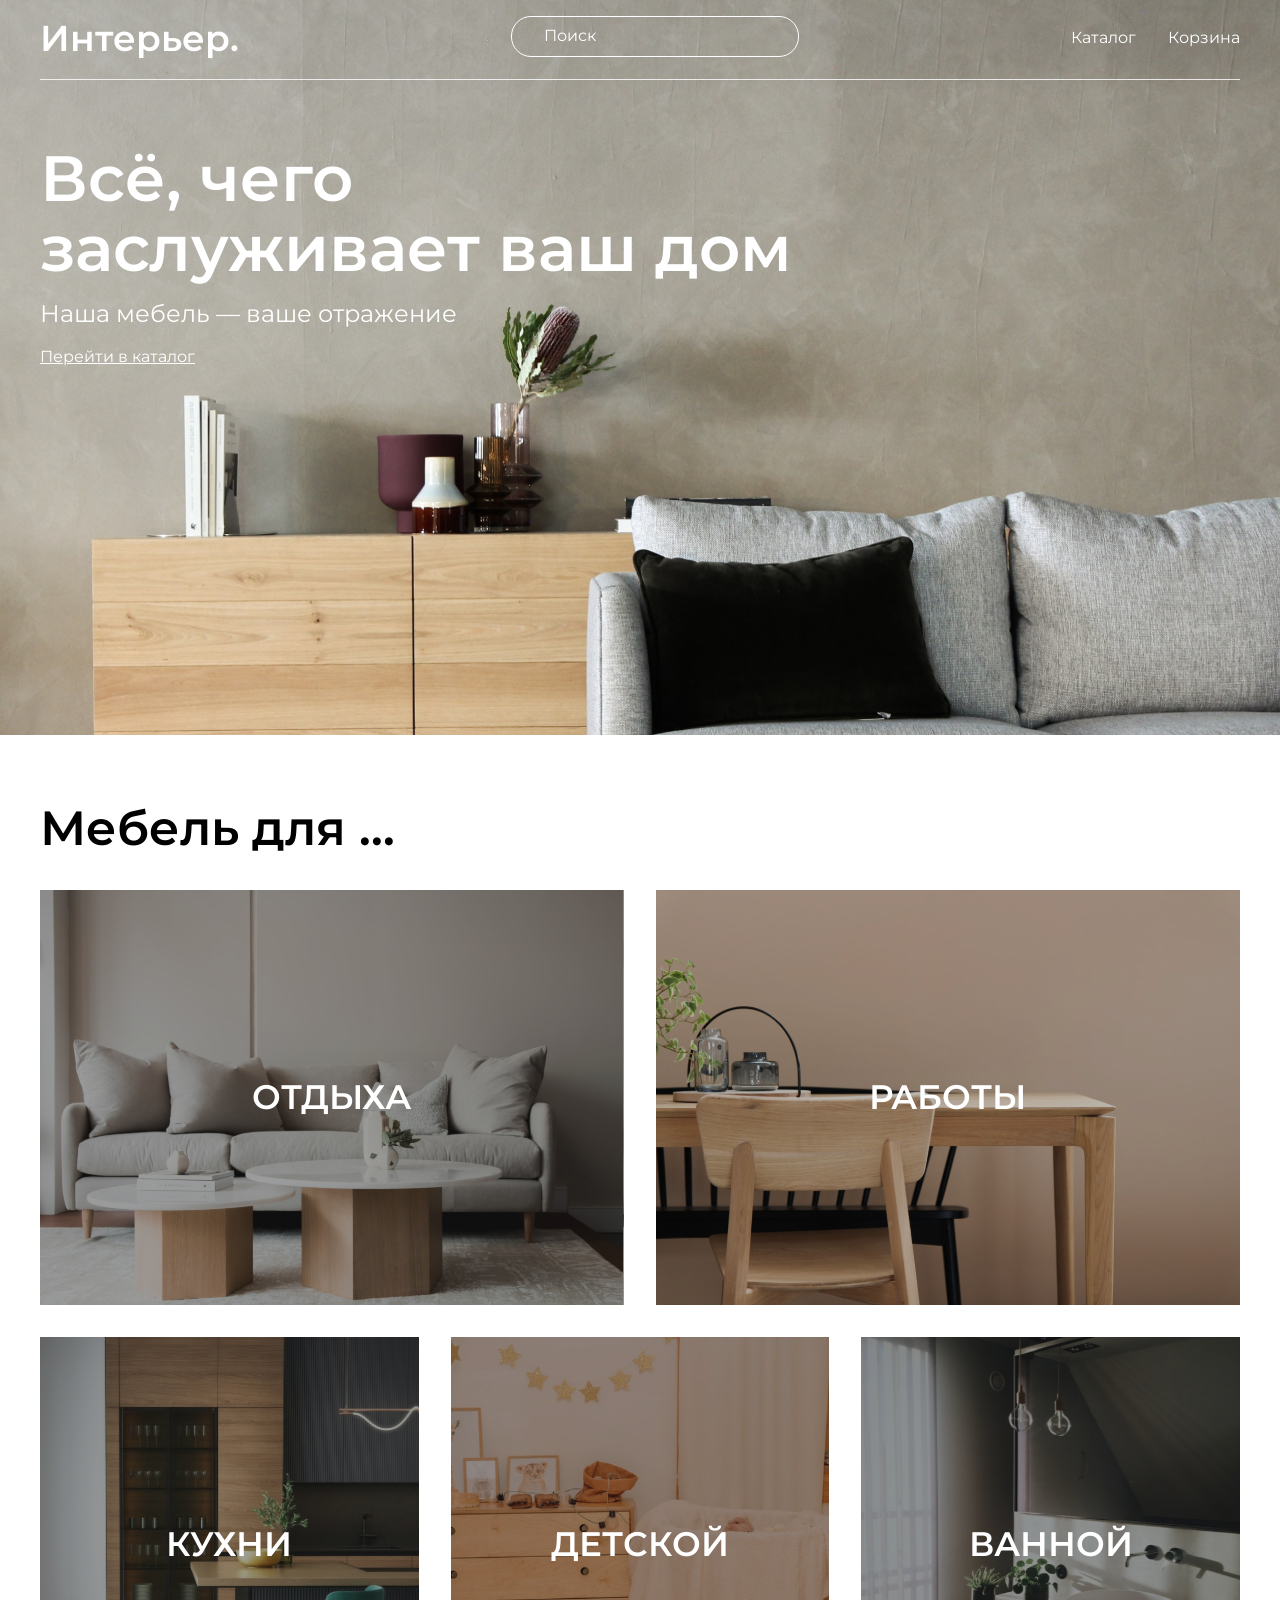
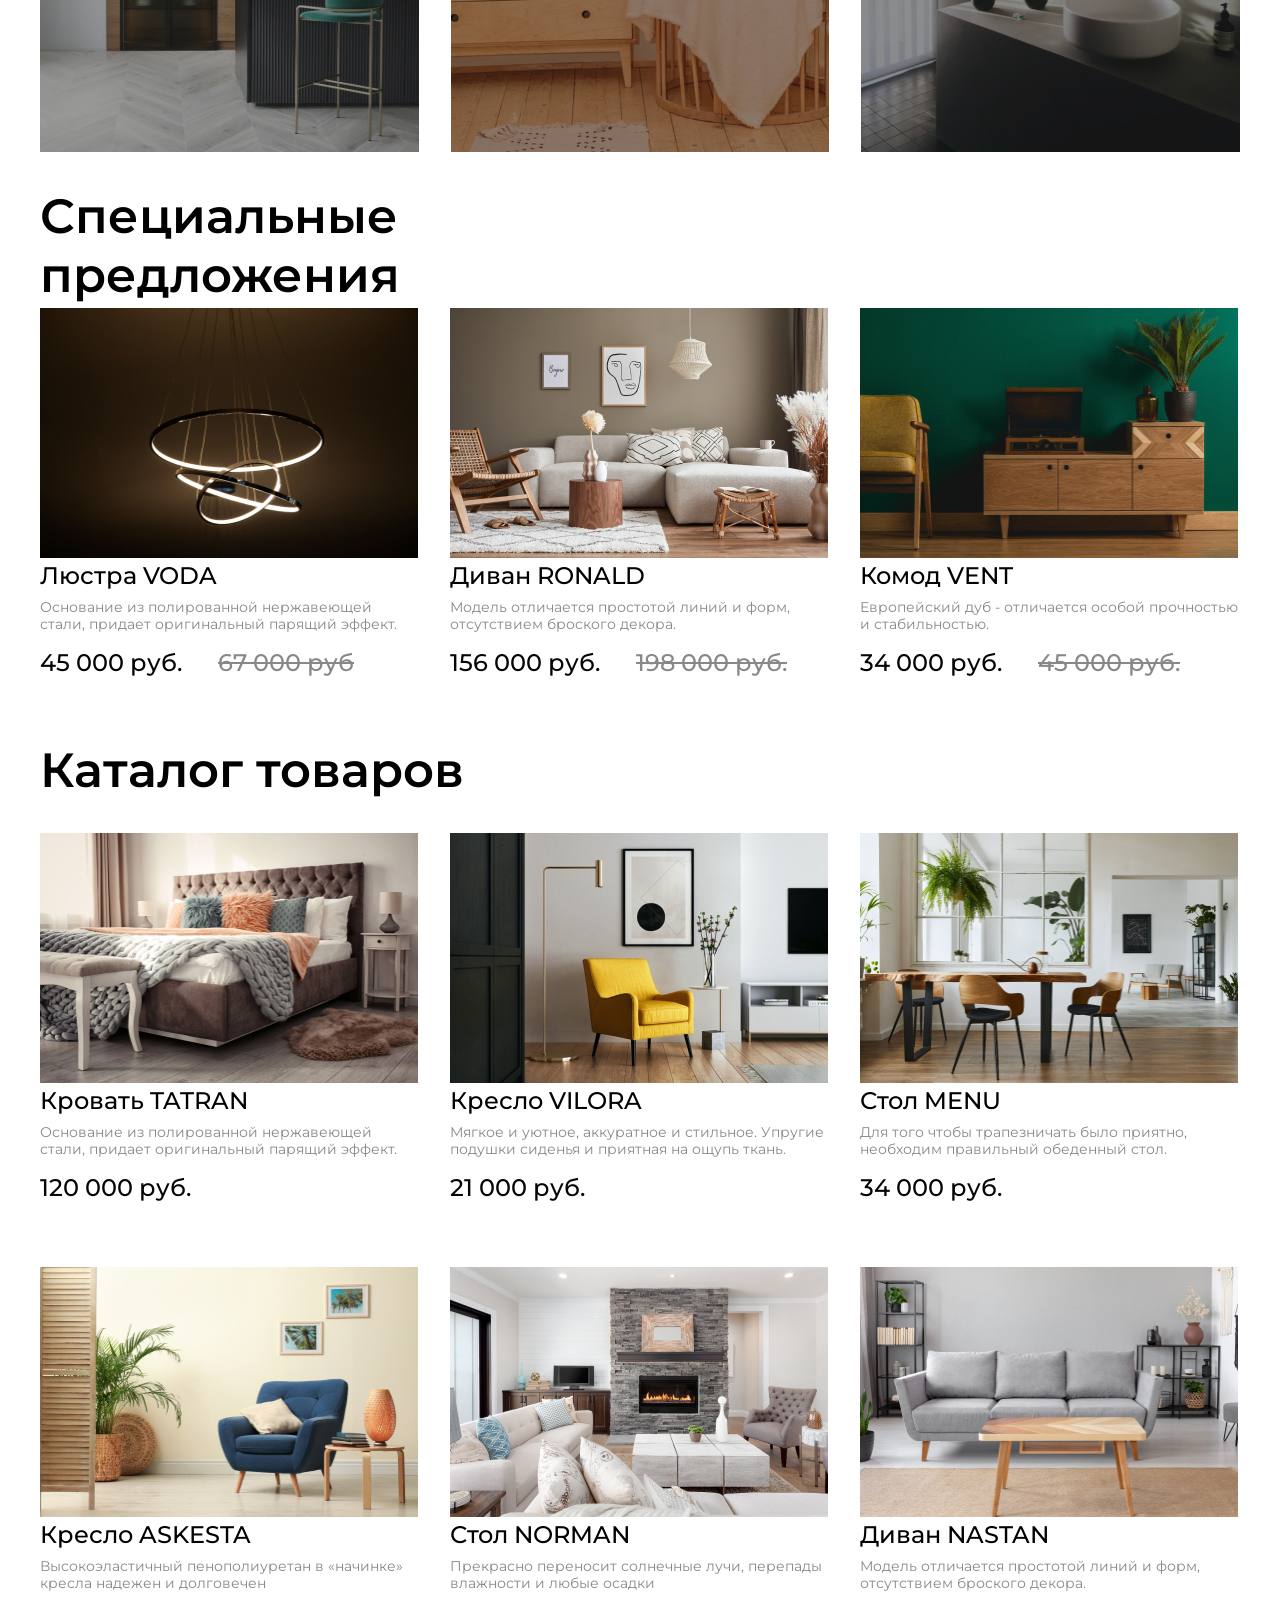
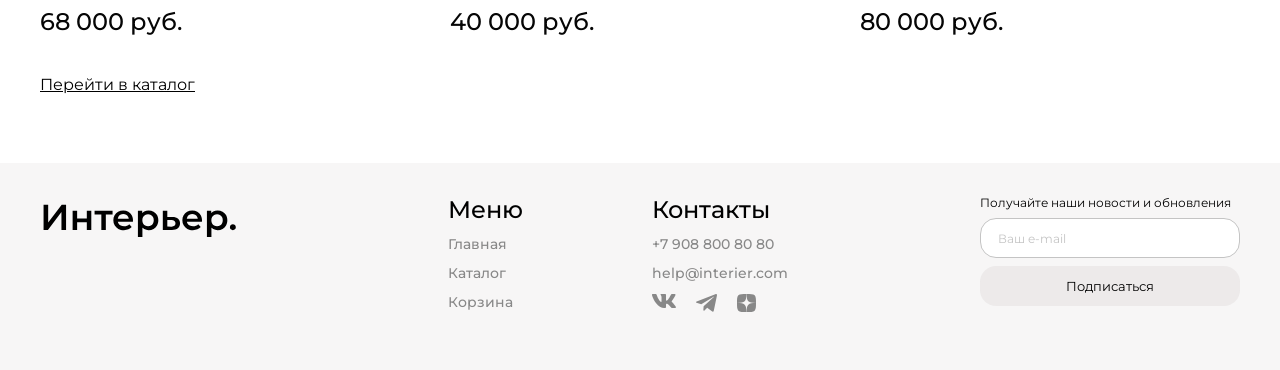
<file: index.html>
<!DOCTYPE html>
<html lang="en">
<head>
    <meta charset="UTF-8">
    <meta name="viewport" content="width=device-width, initial-scale=1.0">
    <title>Document</title>
    <link href="https://fonts.googleapis.com/css?family=Montserrat:100,100i,200,200i,300,300i,400,400i,500,500i,600,600i,700,700i,800,800i,900,900i&display=swap&subset=cyrillic,cyrillic-ext,latin-ext" rel="stylesheet">
    <link rel="stylesheet" href="style.css">
</head>

<body>
    <section class="top top-background center-pad center">
        <section class="header">
            <a href="index.html" class="header__logo">Интерьер.</a>
            <input class="header__search" type="text" placeholder="Поиск">
            <div class="nav nav-link">
                <a class="header__nav-link" href="catalog.html">Каталог</a>
                <a class="header__nav-link" href="cart.html">Корзина</a>
            </div>
            <div class="header-mini-img">
                <a href="index.html" class="header-mini-img-1" ><img src="./img/Vecto23234r.svg" alt="index"></a>
                <a href="catalog.html" class="header-mini-img-2" ><img src="./img/Group24124201.svg" alt="catalog"></a>
                <a href="cart.html" class="header-mini-img-3" ><img src="./img/V3456ector.svg" alt="cart"></a>
            </div>
        </section>
        <div class="header-line"></div>
        <section>
            <h1 class="top__title">Всё, чего <br>заслуживает ваш дом</h1>
            <p class="top__subtitle">Наша мебель — ваше отражение</p>
            <a class="top__link-catalog" href="catalog.html">Перейти в каталог</a>
        </section>
    </section>
    <section class="for center-pad center">
        <h2 class="for__title">Мебель для ... </h2>
        <div class="for__content"><h3 class="fix-error"></h3>
            <h4 class="for__content-text for__content-img for__content-item-1 for__content-item-big">ОТДЫХА</h4>
            <h4 class="for__content-text for__content-img for__content-item-2 for__content-item-big">РАБОТЫ</h4>
            <h4 class="for__content-text for__content-img for__content-item-3 ">КУХНИ</h4>
            <h4 class="for__content-text for__content-img for__content-item-4 ">ДЕТСКОЙ</h4>
            <h4 class="for__content-text for__content-img for__content-item-5 ">ВАННОЙ</h4>
        </div>
    </section>
    <section class="product-box center-pad center">
        <h2 class="product-box__name">Специальные предложения</h2>
        <div class="product-content">
            <article class="product">
                <div class="product-img-size">
                    <a class="product-img-icon" href="">
                        <svg class="product-img-icon-1" viewBox="0 0 24 24" xmlns="http://www.w3.org/2000/svg" xmlns:xlink="http://www.w3.org/1999/xlink" width="24.000000" height="24.000000" fill="none">
                            <rect id="shopping-bag-line-1" width="24.000000" height="24.000000" x="0.000000" y="0.000000" fill="rgb(255,255,255)" fill-opacity="0" />
                            <path class="Vector" d="M0 0L24 0L24 24L0 24L0 0Z" fill-rule="nonzero" />
                            <path class="Vector" d="M7 8L7 6C7 4.67916 7.07093 2.93397 8 2C8.92908 1.06603 10.6861 1 12 1C13.3139 1 15.0709 1.06603 16 2C16.9291 2.93397 17 4.67916 17 6L17 8L20 8C20.2628 8 20.8142 7.81321 21 8C21.1858 8.18679 21 8.73583 21 9L21 21C21 21.2642 21.1858 21.8132 21 22C20.8142 22.1868 20.2628 22 20 22L4 22C3.73722 22 3.18582 22.1868 3 22C2.81419 21.8132 3 21.2642 3 21L3 9C3 8.73583 2.81419 8.18679 3 8C3.18582 7.81321 3.73722 8 4 8L7 8ZM7 10L5 10L5 20L19 20L19 10L17 10L17 12L15 12L15 10L9 10L9 12L7 12L7 10ZM9 8L15 8L15 6C15 5.2075 14.5575 4.56038 14 4C13.4426 3.43962 12.7884 3 12 3C11.2117 3 10.5575 3.43962 10 4C9.44256 4.56038 9 5.2075 9 6L9 8Z" fill="rgb(196,196,196)" fill-rule="nonzero" />
                        </svg>
                    </a>
                    <a class="product-img-icon" href="">
                        <svg class="product-img-icon-2" viewBox="0 0 24 24" xmlns="http://www.w3.org/2000/svg" xmlns:xlink="http://www.w3.org/1999/xlink" width="24.000000" height="24.000000" fill="none">
                            <rect class="basic / heart_outline" width="24.000000" height="24.000000" x="0.000000" y="0.000000" />
                            <path class="coolicon" d="M12 21.0001C11.355 20.4281 10.626 19.8331 9.85502 19.2001L9.84502 19.2001C7.13002 16.9801 4.05302 14.4681 2.69402 11.4581C2.24754 10.4999 2.01093 9.45727 2.00001 8.40015C1.99703 6.94963 2.57879 5.55913 3.61383 4.54292C4.64887 3.5267 6.04981 2.97054 7.50002 3.00015C8.68065 3.00201 9.83586 3.34323 10.828 3.98315C11.264 4.26612 11.6584 4.6084 12 5.00015C12.3435 4.60994 12.7381 4.26786 13.173 3.98315C14.1648 3.3431 15.3197 3.00187 16.5 3.00015C17.9502 2.97054 19.3512 3.5267 20.3862 4.54292C21.4213 5.55913 22.003 6.94963 22 8.40015C21.9898 9.45896 21.7532 10.5033 21.306 11.4631C19.947 14.4731 16.871 16.9841 14.156 19.2001L14.146 19.2081C13.374 19.8371 12.646 20.4321 12.001 21.0081L12 21.0001ZM7.50002 5.00015C6.56853 4.98849 5.67009 5.34499 5.00002 5.99215C4.35441 6.62631 3.99358 7.49519 3.99994 8.40015C4.01135 9.17065 4.18585 9.93 4.51202 10.6281C5.15353 11.9269 6.01913 13.1022 7.06902 14.1001C8.06002 15.1001 9.20002 16.0681 10.186 16.8821C10.459 17.1071 10.737 17.3341 11.015 17.5611L11.19 17.7041C11.457 17.9221 11.733 18.1481 12 18.3701L12.013 18.3581L12.019 18.3531L12.025 18.3531L12.034 18.3461L12.039 18.3461L12.044 18.3461L12.062 18.3311L12.103 18.2981L12.11 18.2921L12.121 18.2841L12.127 18.2841L12.136 18.2761L12.8 17.7311L12.974 17.5881C13.255 17.3591 13.533 17.1321 13.806 16.9071C14.792 16.0931 15.933 15.1261 16.924 14.1211C17.9741 13.1237 18.8397 11.9487 19.481 10.6501C19.8131 9.94595 19.9901 9.17865 20.0001 8.40015C20.0042 7.49799 19.6435 6.63244 19 6.00015C18.3312 5.35007 17.4326 4.99063 16.5 5.00015C15.3619 4.99048 14.274 5.46752 13.51 6.31115L12 8.05115L10.49 6.31115C9.72609 5.46752 8.6381 4.99048 7.50002 5.00015Z" fill="rgb(196,196,196)" fill-rule="nonzero" />
                        </svg>
                    </a>
                    <img style="top: -27.5px;" class="product__img" src="./img/Rectangle-22.jpg" alt="">
                </div>
                <p class="product-name">Люстра VODA</p>
                <p class="product-description">Основание из полированной нержавеющей стали, придает оригинальный парящий эффект.</p>
                <p class="product__price">45 000 руб.</p>
                <p class="product__price-old">67 000 руб</p>
            </article>
            <article class="product">
                <div class="product-img-size">
                    <a class="product-img-icon" href="">
                        <svg class="product-img-icon-1" viewBox="0 0 24 24" xmlns="http://www.w3.org/2000/svg" xmlns:xlink="http://www.w3.org/1999/xlink" width="24.000000" height="24.000000" fill="none">
                            <rect id="shopping-bag-line-2" width="24.000000" height="24.000000" x="0.000000" y="0.000000" fill="rgb(255,255,255)" fill-opacity="0" />
                            <path class="Vector" d="M0 0L24 0L24 24L0 24L0 0Z" fill-rule="nonzero" />
                            <path class="Vector" d="M7 8L7 6C7 4.67916 7.07093 2.93397 8 2C8.92908 1.06603 10.6861 1 12 1C13.3139 1 15.0709 1.06603 16 2C16.9291 2.93397 17 4.67916 17 6L17 8L20 8C20.2628 8 20.8142 7.81321 21 8C21.1858 8.18679 21 8.73583 21 9L21 21C21 21.2642 21.1858 21.8132 21 22C20.8142 22.1868 20.2628 22 20 22L4 22C3.73722 22 3.18582 22.1868 3 22C2.81419 21.8132 3 21.2642 3 21L3 9C3 8.73583 2.81419 8.18679 3 8C3.18582 7.81321 3.73722 8 4 8L7 8ZM7 10L5 10L5 20L19 20L19 10L17 10L17 12L15 12L15 10L9 10L9 12L7 12L7 10ZM9 8L15 8L15 6C15 5.2075 14.5575 4.56038 14 4C13.4426 3.43962 12.7884 3 12 3C11.2117 3 10.5575 3.43962 10 4C9.44256 4.56038 9 5.2075 9 6L9 8Z" fill="rgb(196,196,196)" fill-rule="nonzero" />
                        </svg>
                    </a>
                    <a class="product-img-icon" href="">
                        <svg class="product-img-icon-2" viewBox="0 0 24 24" xmlns="http://www.w3.org/2000/svg" xmlns:xlink="http://www.w3.org/1999/xlink" width="24.000000" height="24.000000" fill="none">
                            <rect class="basic / heart_outline" width="24.000000" height="24.000000" x="0.000000" y="0.000000" />
                            <path class="coolicon" d="M12 21.0001C11.355 20.4281 10.626 19.8331 9.85502 19.2001L9.84502 19.2001C7.13002 16.9801 4.05302 14.4681 2.69402 11.4581C2.24754 10.4999 2.01093 9.45727 2.00001 8.40015C1.99703 6.94963 2.57879 5.55913 3.61383 4.54292C4.64887 3.5267 6.04981 2.97054 7.50002 3.00015C8.68065 3.00201 9.83586 3.34323 10.828 3.98315C11.264 4.26612 11.6584 4.6084 12 5.00015C12.3435 4.60994 12.7381 4.26786 13.173 3.98315C14.1648 3.3431 15.3197 3.00187 16.5 3.00015C17.9502 2.97054 19.3512 3.5267 20.3862 4.54292C21.4213 5.55913 22.003 6.94963 22 8.40015C21.9898 9.45896 21.7532 10.5033 21.306 11.4631C19.947 14.4731 16.871 16.9841 14.156 19.2001L14.146 19.2081C13.374 19.8371 12.646 20.4321 12.001 21.0081L12 21.0001ZM7.50002 5.00015C6.56853 4.98849 5.67009 5.34499 5.00002 5.99215C4.35441 6.62631 3.99358 7.49519 3.99994 8.40015C4.01135 9.17065 4.18585 9.93 4.51202 10.6281C5.15353 11.9269 6.01913 13.1022 7.06902 14.1001C8.06002 15.1001 9.20002 16.0681 10.186 16.8821C10.459 17.1071 10.737 17.3341 11.015 17.5611L11.19 17.7041C11.457 17.9221 11.733 18.1481 12 18.3701L12.013 18.3581L12.019 18.3531L12.025 18.3531L12.034 18.3461L12.039 18.3461L12.044 18.3461L12.062 18.3311L12.103 18.2981L12.11 18.2921L12.121 18.2841L12.127 18.2841L12.136 18.2761L12.8 17.7311L12.974 17.5881C13.255 17.3591 13.533 17.1321 13.806 16.9071C14.792 16.0931 15.933 15.1261 16.924 14.1211C17.9741 13.1237 18.8397 11.9487 19.481 10.6501C19.8131 9.94595 19.9901 9.17865 20.0001 8.40015C20.0042 7.49799 19.6435 6.63244 19 6.00015C18.3312 5.35007 17.4326 4.99063 16.5 5.00015C15.3619 4.99048 14.274 5.46752 13.51 6.31115L12 8.05115L10.49 6.31115C9.72609 5.46752 8.6381 4.99048 7.50002 5.00015Z" fill="rgb(196,196,196)" fill-rule="nonzero" />
                        </svg>
                    </a>
                    <img style="top: -27.5px;" class="product__img" src="./img/Rectangle-23.jpg" alt="">
                </div>
                <p class="product-name">Диван RONALD</p>
                <p class="product-description">Модель отличается простотой линий и форм, отсутствием броского декора.</p>
                <p class="product__price">156 000 руб.</p>
                <p class="product__price-old">198 000 руб.</p>
            </article>
            <article class="product">
                <div class="product-img-size">
                    <a class="product-img-icon" href="">
                        <svg class="product-img-icon-1" viewBox="0 0 24 24" xmlns="http://www.w3.org/2000/svg" xmlns:xlink="http://www.w3.org/1999/xlink" width="24.000000" height="24.000000" fill="none">
                            <rect id="shopping-bag-line-3" width="24.000000" height="24.000000" x="0.000000" y="0.000000" fill="rgb(255,255,255)" fill-opacity="0" />
                            <path class="Vector" d="M0 0L24 0L24 24L0 24L0 0Z" fill-rule="nonzero" />
                            <path class="Vector" d="M7 8L7 6C7 4.67916 7.07093 2.93397 8 2C8.92908 1.06603 10.6861 1 12 1C13.3139 1 15.0709 1.06603 16 2C16.9291 2.93397 17 4.67916 17 6L17 8L20 8C20.2628 8 20.8142 7.81321 21 8C21.1858 8.18679 21 8.73583 21 9L21 21C21 21.2642 21.1858 21.8132 21 22C20.8142 22.1868 20.2628 22 20 22L4 22C3.73722 22 3.18582 22.1868 3 22C2.81419 21.8132 3 21.2642 3 21L3 9C3 8.73583 2.81419 8.18679 3 8C3.18582 7.81321 3.73722 8 4 8L7 8ZM7 10L5 10L5 20L19 20L19 10L17 10L17 12L15 12L15 10L9 10L9 12L7 12L7 10ZM9 8L15 8L15 6C15 5.2075 14.5575 4.56038 14 4C13.4426 3.43962 12.7884 3 12 3C11.2117 3 10.5575 3.43962 10 4C9.44256 4.56038 9 5.2075 9 6L9 8Z" fill="rgb(196,196,196)" fill-rule="nonzero" />
                        </svg>
                    </a>
                    <a class="product-img-icon" href="">
                        <svg class="product-img-icon-2" viewBox="0 0 24 24" xmlns="http://www.w3.org/2000/svg" xmlns:xlink="http://www.w3.org/1999/xlink" width="24.000000" height="24.000000" fill="none">
                            <rect class="basic / heart_outline" width="24.000000" height="24.000000" x="0.000000" y="0.000000" />
                            <path class="coolicon" d="M12 21.0001C11.355 20.4281 10.626 19.8331 9.85502 19.2001L9.84502 19.2001C7.13002 16.9801 4.05302 14.4681 2.69402 11.4581C2.24754 10.4999 2.01093 9.45727 2.00001 8.40015C1.99703 6.94963 2.57879 5.55913 3.61383 4.54292C4.64887 3.5267 6.04981 2.97054 7.50002 3.00015C8.68065 3.00201 9.83586 3.34323 10.828 3.98315C11.264 4.26612 11.6584 4.6084 12 5.00015C12.3435 4.60994 12.7381 4.26786 13.173 3.98315C14.1648 3.3431 15.3197 3.00187 16.5 3.00015C17.9502 2.97054 19.3512 3.5267 20.3862 4.54292C21.4213 5.55913 22.003 6.94963 22 8.40015C21.9898 9.45896 21.7532 10.5033 21.306 11.4631C19.947 14.4731 16.871 16.9841 14.156 19.2001L14.146 19.2081C13.374 19.8371 12.646 20.4321 12.001 21.0081L12 21.0001ZM7.50002 5.00015C6.56853 4.98849 5.67009 5.34499 5.00002 5.99215C4.35441 6.62631 3.99358 7.49519 3.99994 8.40015C4.01135 9.17065 4.18585 9.93 4.51202 10.6281C5.15353 11.9269 6.01913 13.1022 7.06902 14.1001C8.06002 15.1001 9.20002 16.0681 10.186 16.8821C10.459 17.1071 10.737 17.3341 11.015 17.5611L11.19 17.7041C11.457 17.9221 11.733 18.1481 12 18.3701L12.013 18.3581L12.019 18.3531L12.025 18.3531L12.034 18.3461L12.039 18.3461L12.044 18.3461L12.062 18.3311L12.103 18.2981L12.11 18.2921L12.121 18.2841L12.127 18.2841L12.136 18.2761L12.8 17.7311L12.974 17.5881C13.255 17.3591 13.533 17.1321 13.806 16.9071C14.792 16.0931 15.933 15.1261 16.924 14.1211C17.9741 13.1237 18.8397 11.9487 19.481 10.6501C19.8131 9.94595 19.9901 9.17865 20.0001 8.40015C20.0042 7.49799 19.6435 6.63244 19 6.00015C18.3312 5.35007 17.4326 4.99063 16.5 5.00015C15.3619 4.99048 14.274 5.46752 13.51 6.31115L12 8.05115L10.49 6.31115C9.72609 5.46752 8.6381 4.99048 7.50002 5.00015Z" fill="rgb(196,196,196)" fill-rule="nonzero" />
                        </svg>
                    </a>
                    <img style="top: -27.5px;" class="product__img" src="./img/Rectangle-24.jpg" alt="">
                </div>
                <p class="product-name">Комод VENT</p>
                <p class="product-description">Европейский дуб - отличается особой прочностью и стабильностью.</p>
                <p class="product__price">34 000 руб.</p>
                <p class="product__price-old">45 000 руб.</p>
            </article>
        </div>
    </section>
    <section class="product-box center-pad center">
        <h2 class="product-box__name">Каталог товаров</h2>
        <div class="product-content">
            <article class="product">
                <div class="product-img-size">
                    <a class="product-img-icon" href="">
                        <svg class="product-img-icon-1" viewBox="0 0 24 24" xmlns="http://www.w3.org/2000/svg" xmlns:xlink="http://www.w3.org/1999/xlink" width="24.000000" height="24.000000" fill="none">
                            <rect id="shopping-bag-line-4" width="24.000000" height="24.000000" x="0.000000" y="0.000000" fill="rgb(255,255,255)" fill-opacity="0" />
                            <path class="Vector" d="M0 0L24 0L24 24L0 24L0 0Z" fill-rule="nonzero" />
                            <path class="Vector" d="M7 8L7 6C7 4.67916 7.07093 2.93397 8 2C8.92908 1.06603 10.6861 1 12 1C13.3139 1 15.0709 1.06603 16 2C16.9291 2.93397 17 4.67916 17 6L17 8L20 8C20.2628 8 20.8142 7.81321 21 8C21.1858 8.18679 21 8.73583 21 9L21 21C21 21.2642 21.1858 21.8132 21 22C20.8142 22.1868 20.2628 22 20 22L4 22C3.73722 22 3.18582 22.1868 3 22C2.81419 21.8132 3 21.2642 3 21L3 9C3 8.73583 2.81419 8.18679 3 8C3.18582 7.81321 3.73722 8 4 8L7 8ZM7 10L5 10L5 20L19 20L19 10L17 10L17 12L15 12L15 10L9 10L9 12L7 12L7 10ZM9 8L15 8L15 6C15 5.2075 14.5575 4.56038 14 4C13.4426 3.43962 12.7884 3 12 3C11.2117 3 10.5575 3.43962 10 4C9.44256 4.56038 9 5.2075 9 6L9 8Z" fill="rgb(196,196,196)" fill-rule="nonzero" />
                        </svg>
                    </a>
                    <a class="product-img-icon" href="">
                        <svg class="product-img-icon-2" viewBox="0 0 24 24" xmlns="http://www.w3.org/2000/svg" xmlns:xlink="http://www.w3.org/1999/xlink" width="24.000000" height="24.000000" fill="none">
                            <rect class="basic / heart_outline" width="24.000000" height="24.000000" x="0.000000" y="0.000000" />
                            <path class="coolicon" d="M12 21.0001C11.355 20.4281 10.626 19.8331 9.85502 19.2001L9.84502 19.2001C7.13002 16.9801 4.05302 14.4681 2.69402 11.4581C2.24754 10.4999 2.01093 9.45727 2.00001 8.40015C1.99703 6.94963 2.57879 5.55913 3.61383 4.54292C4.64887 3.5267 6.04981 2.97054 7.50002 3.00015C8.68065 3.00201 9.83586 3.34323 10.828 3.98315C11.264 4.26612 11.6584 4.6084 12 5.00015C12.3435 4.60994 12.7381 4.26786 13.173 3.98315C14.1648 3.3431 15.3197 3.00187 16.5 3.00015C17.9502 2.97054 19.3512 3.5267 20.3862 4.54292C21.4213 5.55913 22.003 6.94963 22 8.40015C21.9898 9.45896 21.7532 10.5033 21.306 11.4631C19.947 14.4731 16.871 16.9841 14.156 19.2001L14.146 19.2081C13.374 19.8371 12.646 20.4321 12.001 21.0081L12 21.0001ZM7.50002 5.00015C6.56853 4.98849 5.67009 5.34499 5.00002 5.99215C4.35441 6.62631 3.99358 7.49519 3.99994 8.40015C4.01135 9.17065 4.18585 9.93 4.51202 10.6281C5.15353 11.9269 6.01913 13.1022 7.06902 14.1001C8.06002 15.1001 9.20002 16.0681 10.186 16.8821C10.459 17.1071 10.737 17.3341 11.015 17.5611L11.19 17.7041C11.457 17.9221 11.733 18.1481 12 18.3701L12.013 18.3581L12.019 18.3531L12.025 18.3531L12.034 18.3461L12.039 18.3461L12.044 18.3461L12.062 18.3311L12.103 18.2981L12.11 18.2921L12.121 18.2841L12.127 18.2841L12.136 18.2761L12.8 17.7311L12.974 17.5881C13.255 17.3591 13.533 17.1321 13.806 16.9071C14.792 16.0931 15.933 15.1261 16.924 14.1211C17.9741 13.1237 18.8397 11.9487 19.481 10.6501C19.8131 9.94595 19.9901 9.17865 20.0001 8.40015C20.0042 7.49799 19.6435 6.63244 19 6.00015C18.3312 5.35007 17.4326 4.99063 16.5 5.00015C15.3619 4.99048 14.274 5.46752 13.51 6.31115L12 8.05115L10.49 6.31115C9.72609 5.46752 8.6381 4.99048 7.50002 5.00015Z" fill="rgb(196,196,196)" fill-rule="nonzero" />
                        </svg>
                    </a>
                    <img style="top: -27.5px;" class="product__img" src="./img/Rectangle-22-1.jpg" alt="">
                </div>
                <p class="product-name">Кровать TATRAN</p>
                <p class="product-description">Основание из полированной нержавеющей стали, придает оригинальный парящий эффект.</p>
                <p class="product__price">120 000 руб.</p>
            </article>
            <article class="product">
                <div class="product-img-size">
                    <a class="product-img-icon" href="">
                        <svg class="product-img-icon-1" viewBox="0 0 24 24" xmlns="http://www.w3.org/2000/svg" xmlns:xlink="http://www.w3.org/1999/xlink" width="24.000000" height="24.000000" fill="none">
                            <rect id="shopping-bag-line-5" width="24.000000" height="24.000000" x="0.000000" y="0.000000" fill="rgb(255,255,255)" fill-opacity="0" />
                            <path class="Vector" d="M0 0L24 0L24 24L0 24L0 0Z" fill-rule="nonzero" />
                            <path class="Vector" d="M7 8L7 6C7 4.67916 7.07093 2.93397 8 2C8.92908 1.06603 10.6861 1 12 1C13.3139 1 15.0709 1.06603 16 2C16.9291 2.93397 17 4.67916 17 6L17 8L20 8C20.2628 8 20.8142 7.81321 21 8C21.1858 8.18679 21 8.73583 21 9L21 21C21 21.2642 21.1858 21.8132 21 22C20.8142 22.1868 20.2628 22 20 22L4 22C3.73722 22 3.18582 22.1868 3 22C2.81419 21.8132 3 21.2642 3 21L3 9C3 8.73583 2.81419 8.18679 3 8C3.18582 7.81321 3.73722 8 4 8L7 8ZM7 10L5 10L5 20L19 20L19 10L17 10L17 12L15 12L15 10L9 10L9 12L7 12L7 10ZM9 8L15 8L15 6C15 5.2075 14.5575 4.56038 14 4C13.4426 3.43962 12.7884 3 12 3C11.2117 3 10.5575 3.43962 10 4C9.44256 4.56038 9 5.2075 9 6L9 8Z" fill="rgb(196,196,196)" fill-rule="nonzero" />
                        </svg>
                    </a>
                    <a class="product-img-icon" href="">
                        <svg class="product-img-icon-2" viewBox="0 0 24 24" xmlns="http://www.w3.org/2000/svg" xmlns:xlink="http://www.w3.org/1999/xlink" width="24.000000" height="24.000000" fill="none">
                            <rect class="basic / heart_outline" width="24.000000" height="24.000000" x="0.000000" y="0.000000" />
                            <path class="coolicon" d="M12 21.0001C11.355 20.4281 10.626 19.8331 9.85502 19.2001L9.84502 19.2001C7.13002 16.9801 4.05302 14.4681 2.69402 11.4581C2.24754 10.4999 2.01093 9.45727 2.00001 8.40015C1.99703 6.94963 2.57879 5.55913 3.61383 4.54292C4.64887 3.5267 6.04981 2.97054 7.50002 3.00015C8.68065 3.00201 9.83586 3.34323 10.828 3.98315C11.264 4.26612 11.6584 4.6084 12 5.00015C12.3435 4.60994 12.7381 4.26786 13.173 3.98315C14.1648 3.3431 15.3197 3.00187 16.5 3.00015C17.9502 2.97054 19.3512 3.5267 20.3862 4.54292C21.4213 5.55913 22.003 6.94963 22 8.40015C21.9898 9.45896 21.7532 10.5033 21.306 11.4631C19.947 14.4731 16.871 16.9841 14.156 19.2001L14.146 19.2081C13.374 19.8371 12.646 20.4321 12.001 21.0081L12 21.0001ZM7.50002 5.00015C6.56853 4.98849 5.67009 5.34499 5.00002 5.99215C4.35441 6.62631 3.99358 7.49519 3.99994 8.40015C4.01135 9.17065 4.18585 9.93 4.51202 10.6281C5.15353 11.9269 6.01913 13.1022 7.06902 14.1001C8.06002 15.1001 9.20002 16.0681 10.186 16.8821C10.459 17.1071 10.737 17.3341 11.015 17.5611L11.19 17.7041C11.457 17.9221 11.733 18.1481 12 18.3701L12.013 18.3581L12.019 18.3531L12.025 18.3531L12.034 18.3461L12.039 18.3461L12.044 18.3461L12.062 18.3311L12.103 18.2981L12.11 18.2921L12.121 18.2841L12.127 18.2841L12.136 18.2761L12.8 17.7311L12.974 17.5881C13.255 17.3591 13.533 17.1321 13.806 16.9071C14.792 16.0931 15.933 15.1261 16.924 14.1211C17.9741 13.1237 18.8397 11.9487 19.481 10.6501C19.8131 9.94595 19.9901 9.17865 20.0001 8.40015C20.0042 7.49799 19.6435 6.63244 19 6.00015C18.3312 5.35007 17.4326 4.99063 16.5 5.00015C15.3619 4.99048 14.274 5.46752 13.51 6.31115L12 8.05115L10.49 6.31115C9.72609 5.46752 8.6381 4.99048 7.50002 5.00015Z" fill="rgb(196,196,196)" fill-rule="nonzero" />
                        </svg>
                    </a>
                    <img style="top: -27.5px;" class="product__img" src="./img/Rectangle-23-1.jpg" alt="">
                </div>
                <p class="product-name">Кресло VILORA</p>
                <p class="product-description">Мягкое и уютное, аккуратное и стильное. Упругие подушки сиденья и приятная на ощупь ткань.</p>
                <p class="product__price">21 000 руб.</p>
            </article>
            <article class="product">
                <div class="product-img-size">
                    <a class="product-img-icon" href="">
                        <svg class="product-img-icon-1" viewBox="0 0 24 24" xmlns="http://www.w3.org/2000/svg" xmlns:xlink="http://www.w3.org/1999/xlink" width="24.000000" height="24.000000" fill="none">
                            <rect id="shopping-bag-line-6" width="24.000000" height="24.000000" x="0.000000" y="0.000000" fill="rgb(255,255,255)" fill-opacity="0" />
                            <path class="Vector" d="M0 0L24 0L24 24L0 24L0 0Z" fill-rule="nonzero" />
                            <path class="Vector" d="M7 8L7 6C7 4.67916 7.07093 2.93397 8 2C8.92908 1.06603 10.6861 1 12 1C13.3139 1 15.0709 1.06603 16 2C16.9291 2.93397 17 4.67916 17 6L17 8L20 8C20.2628 8 20.8142 7.81321 21 8C21.1858 8.18679 21 8.73583 21 9L21 21C21 21.2642 21.1858 21.8132 21 22C20.8142 22.1868 20.2628 22 20 22L4 22C3.73722 22 3.18582 22.1868 3 22C2.81419 21.8132 3 21.2642 3 21L3 9C3 8.73583 2.81419 8.18679 3 8C3.18582 7.81321 3.73722 8 4 8L7 8ZM7 10L5 10L5 20L19 20L19 10L17 10L17 12L15 12L15 10L9 10L9 12L7 12L7 10ZM9 8L15 8L15 6C15 5.2075 14.5575 4.56038 14 4C13.4426 3.43962 12.7884 3 12 3C11.2117 3 10.5575 3.43962 10 4C9.44256 4.56038 9 5.2075 9 6L9 8Z" fill="rgb(196,196,196)" fill-rule="nonzero" />
                        </svg>
                    </a>
                    <a class="product-img-icon" href="">
                        <svg class="product-img-icon-2" viewBox="0 0 24 24" xmlns="http://www.w3.org/2000/svg" xmlns:xlink="http://www.w3.org/1999/xlink" width="24.000000" height="24.000000" fill="none">
                            <rect class="basic / heart_outline" width="24.000000" height="24.000000" x="0.000000" y="0.000000" />
                            <path class="coolicon" d="M12 21.0001C11.355 20.4281 10.626 19.8331 9.85502 19.2001L9.84502 19.2001C7.13002 16.9801 4.05302 14.4681 2.69402 11.4581C2.24754 10.4999 2.01093 9.45727 2.00001 8.40015C1.99703 6.94963 2.57879 5.55913 3.61383 4.54292C4.64887 3.5267 6.04981 2.97054 7.50002 3.00015C8.68065 3.00201 9.83586 3.34323 10.828 3.98315C11.264 4.26612 11.6584 4.6084 12 5.00015C12.3435 4.60994 12.7381 4.26786 13.173 3.98315C14.1648 3.3431 15.3197 3.00187 16.5 3.00015C17.9502 2.97054 19.3512 3.5267 20.3862 4.54292C21.4213 5.55913 22.003 6.94963 22 8.40015C21.9898 9.45896 21.7532 10.5033 21.306 11.4631C19.947 14.4731 16.871 16.9841 14.156 19.2001L14.146 19.2081C13.374 19.8371 12.646 20.4321 12.001 21.0081L12 21.0001ZM7.50002 5.00015C6.56853 4.98849 5.67009 5.34499 5.00002 5.99215C4.35441 6.62631 3.99358 7.49519 3.99994 8.40015C4.01135 9.17065 4.18585 9.93 4.51202 10.6281C5.15353 11.9269 6.01913 13.1022 7.06902 14.1001C8.06002 15.1001 9.20002 16.0681 10.186 16.8821C10.459 17.1071 10.737 17.3341 11.015 17.5611L11.19 17.7041C11.457 17.9221 11.733 18.1481 12 18.3701L12.013 18.3581L12.019 18.3531L12.025 18.3531L12.034 18.3461L12.039 18.3461L12.044 18.3461L12.062 18.3311L12.103 18.2981L12.11 18.2921L12.121 18.2841L12.127 18.2841L12.136 18.2761L12.8 17.7311L12.974 17.5881C13.255 17.3591 13.533 17.1321 13.806 16.9071C14.792 16.0931 15.933 15.1261 16.924 14.1211C17.9741 13.1237 18.8397 11.9487 19.481 10.6501C19.8131 9.94595 19.9901 9.17865 20.0001 8.40015C20.0042 7.49799 19.6435 6.63244 19 6.00015C18.3312 5.35007 17.4326 4.99063 16.5 5.00015C15.3619 4.99048 14.274 5.46752 13.51 6.31115L12 8.05115L10.49 6.31115C9.72609 5.46752 8.6381 4.99048 7.50002 5.00015Z" fill="rgb(196,196,196)" fill-rule="nonzero" />
                        </svg>
                    </a>
                    <img style="top: -27.5px;" class="product__img" src="./img/Rectangle-24-1.jpg" alt="">
                </div>
                <p class="product-name">Стол MENU</p>
                <p class="product-description">Для того чтобы трапезничать было приятно, необходим правильный обеденный стол.</p>
                <p class="product__price">34 000 руб.</p>
            </article>
            <article class="product">
                <div class="product-img-size">
                    <a class="product-img-icon" href="">
                        <svg class="product-img-icon-1" viewBox="0 0 24 24" xmlns="http://www.w3.org/2000/svg" xmlns:xlink="http://www.w3.org/1999/xlink" width="24.000000" height="24.000000" fill="none">
                            <rect id="shopping-bag-line-7" width="24.000000" height="24.000000" x="0.000000" y="0.000000" fill="rgb(255,255,255)" fill-opacity="0" />
                            <path class="Vector" d="M0 0L24 0L24 24L0 24L0 0Z" fill-rule="nonzero" />
                            <path class="Vector" d="M7 8L7 6C7 4.67916 7.07093 2.93397 8 2C8.92908 1.06603 10.6861 1 12 1C13.3139 1 15.0709 1.06603 16 2C16.9291 2.93397 17 4.67916 17 6L17 8L20 8C20.2628 8 20.8142 7.81321 21 8C21.1858 8.18679 21 8.73583 21 9L21 21C21 21.2642 21.1858 21.8132 21 22C20.8142 22.1868 20.2628 22 20 22L4 22C3.73722 22 3.18582 22.1868 3 22C2.81419 21.8132 3 21.2642 3 21L3 9C3 8.73583 2.81419 8.18679 3 8C3.18582 7.81321 3.73722 8 4 8L7 8ZM7 10L5 10L5 20L19 20L19 10L17 10L17 12L15 12L15 10L9 10L9 12L7 12L7 10ZM9 8L15 8L15 6C15 5.2075 14.5575 4.56038 14 4C13.4426 3.43962 12.7884 3 12 3C11.2117 3 10.5575 3.43962 10 4C9.44256 4.56038 9 5.2075 9 6L9 8Z" fill="rgb(196,196,196)" fill-rule="nonzero" />
                        </svg>
                    </a>
                    <a class="product-img-icon" href="">
                        <svg class="product-img-icon-2" viewBox="0 0 24 24" xmlns="http://www.w3.org/2000/svg" xmlns:xlink="http://www.w3.org/1999/xlink" width="24.000000" height="24.000000" fill="none">
                            <rect class="basic / heart_outline" width="24.000000" height="24.000000" x="0.000000" y="0.000000" />
                            <path class="coolicon" d="M12 21.0001C11.355 20.4281 10.626 19.8331 9.85502 19.2001L9.84502 19.2001C7.13002 16.9801 4.05302 14.4681 2.69402 11.4581C2.24754 10.4999 2.01093 9.45727 2.00001 8.40015C1.99703 6.94963 2.57879 5.55913 3.61383 4.54292C4.64887 3.5267 6.04981 2.97054 7.50002 3.00015C8.68065 3.00201 9.83586 3.34323 10.828 3.98315C11.264 4.26612 11.6584 4.6084 12 5.00015C12.3435 4.60994 12.7381 4.26786 13.173 3.98315C14.1648 3.3431 15.3197 3.00187 16.5 3.00015C17.9502 2.97054 19.3512 3.5267 20.3862 4.54292C21.4213 5.55913 22.003 6.94963 22 8.40015C21.9898 9.45896 21.7532 10.5033 21.306 11.4631C19.947 14.4731 16.871 16.9841 14.156 19.2001L14.146 19.2081C13.374 19.8371 12.646 20.4321 12.001 21.0081L12 21.0001ZM7.50002 5.00015C6.56853 4.98849 5.67009 5.34499 5.00002 5.99215C4.35441 6.62631 3.99358 7.49519 3.99994 8.40015C4.01135 9.17065 4.18585 9.93 4.51202 10.6281C5.15353 11.9269 6.01913 13.1022 7.06902 14.1001C8.06002 15.1001 9.20002 16.0681 10.186 16.8821C10.459 17.1071 10.737 17.3341 11.015 17.5611L11.19 17.7041C11.457 17.9221 11.733 18.1481 12 18.3701L12.013 18.3581L12.019 18.3531L12.025 18.3531L12.034 18.3461L12.039 18.3461L12.044 18.3461L12.062 18.3311L12.103 18.2981L12.11 18.2921L12.121 18.2841L12.127 18.2841L12.136 18.2761L12.8 17.7311L12.974 17.5881C13.255 17.3591 13.533 17.1321 13.806 16.9071C14.792 16.0931 15.933 15.1261 16.924 14.1211C17.9741 13.1237 18.8397 11.9487 19.481 10.6501C19.8131 9.94595 19.9901 9.17865 20.0001 8.40015C20.0042 7.49799 19.6435 6.63244 19 6.00015C18.3312 5.35007 17.4326 4.99063 16.5 5.00015C15.3619 4.99048 14.274 5.46752 13.51 6.31115L12 8.05115L10.49 6.31115C9.72609 5.46752 8.6381 4.99048 7.50002 5.00015Z" fill="rgb(196,196,196)" fill-rule="nonzero" />
                        </svg>
                    </a>
                    <img style="top: -27.5px;" class="product__img" src="./img/Rectangle-22-2.jpg" alt="">
                </div>
                <p class="product-name">Кресло ASKESTA</p>
                <p class="product-description">Высокоэластичный пенополиуретан в «начинке» кресла надежен и долговечен</p>
                <p class="product__price">68 000 руб.</p>
            </article>
            <article class="product">
                <div class="product-img-size">
                    <a class="product-img-icon" href="">
                        <svg class="product-img-icon-1" viewBox="0 0 24 24" xmlns="http://www.w3.org/2000/svg" xmlns:xlink="http://www.w3.org/1999/xlink" width="24.000000" height="24.000000" fill="none">
                            <rect id="shopping-bag-line-8" width="24.000000" height="24.000000" x="0.000000" y="0.000000" fill="rgb(255,255,255)" fill-opacity="0" />
                            <path class="Vector" d="M0 0L24 0L24 24L0 24L0 0Z" fill-rule="nonzero" />
                            <path class="Vector" d="M7 8L7 6C7 4.67916 7.07093 2.93397 8 2C8.92908 1.06603 10.6861 1 12 1C13.3139 1 15.0709 1.06603 16 2C16.9291 2.93397 17 4.67916 17 6L17 8L20 8C20.2628 8 20.8142 7.81321 21 8C21.1858 8.18679 21 8.73583 21 9L21 21C21 21.2642 21.1858 21.8132 21 22C20.8142 22.1868 20.2628 22 20 22L4 22C3.73722 22 3.18582 22.1868 3 22C2.81419 21.8132 3 21.2642 3 21L3 9C3 8.73583 2.81419 8.18679 3 8C3.18582 7.81321 3.73722 8 4 8L7 8ZM7 10L5 10L5 20L19 20L19 10L17 10L17 12L15 12L15 10L9 10L9 12L7 12L7 10ZM9 8L15 8L15 6C15 5.2075 14.5575 4.56038 14 4C13.4426 3.43962 12.7884 3 12 3C11.2117 3 10.5575 3.43962 10 4C9.44256 4.56038 9 5.2075 9 6L9 8Z" fill="rgb(196,196,196)" fill-rule="nonzero" />
                        </svg>
                    </a>
                    <a class="product-img-icon" href="">
                        <svg class="product-img-icon-2" viewBox="0 0 24 24" xmlns="http://www.w3.org/2000/svg" xmlns:xlink="http://www.w3.org/1999/xlink" width="24.000000" height="24.000000" fill="none">
                            <rect class="basic / heart_outline" width="24.000000" height="24.000000" x="0.000000" y="0.000000" />
                            <path class="coolicon" d="M12 21.0001C11.355 20.4281 10.626 19.8331 9.85502 19.2001L9.84502 19.2001C7.13002 16.9801 4.05302 14.4681 2.69402 11.4581C2.24754 10.4999 2.01093 9.45727 2.00001 8.40015C1.99703 6.94963 2.57879 5.55913 3.61383 4.54292C4.64887 3.5267 6.04981 2.97054 7.50002 3.00015C8.68065 3.00201 9.83586 3.34323 10.828 3.98315C11.264 4.26612 11.6584 4.6084 12 5.00015C12.3435 4.60994 12.7381 4.26786 13.173 3.98315C14.1648 3.3431 15.3197 3.00187 16.5 3.00015C17.9502 2.97054 19.3512 3.5267 20.3862 4.54292C21.4213 5.55913 22.003 6.94963 22 8.40015C21.9898 9.45896 21.7532 10.5033 21.306 11.4631C19.947 14.4731 16.871 16.9841 14.156 19.2001L14.146 19.2081C13.374 19.8371 12.646 20.4321 12.001 21.0081L12 21.0001ZM7.50002 5.00015C6.56853 4.98849 5.67009 5.34499 5.00002 5.99215C4.35441 6.62631 3.99358 7.49519 3.99994 8.40015C4.01135 9.17065 4.18585 9.93 4.51202 10.6281C5.15353 11.9269 6.01913 13.1022 7.06902 14.1001C8.06002 15.1001 9.20002 16.0681 10.186 16.8821C10.459 17.1071 10.737 17.3341 11.015 17.5611L11.19 17.7041C11.457 17.9221 11.733 18.1481 12 18.3701L12.013 18.3581L12.019 18.3531L12.025 18.3531L12.034 18.3461L12.039 18.3461L12.044 18.3461L12.062 18.3311L12.103 18.2981L12.11 18.2921L12.121 18.2841L12.127 18.2841L12.136 18.2761L12.8 17.7311L12.974 17.5881C13.255 17.3591 13.533 17.1321 13.806 16.9071C14.792 16.0931 15.933 15.1261 16.924 14.1211C17.9741 13.1237 18.8397 11.9487 19.481 10.6501C19.8131 9.94595 19.9901 9.17865 20.0001 8.40015C20.0042 7.49799 19.6435 6.63244 19 6.00015C18.3312 5.35007 17.4326 4.99063 16.5 5.00015C15.3619 4.99048 14.274 5.46752 13.51 6.31115L12 8.05115L10.49 6.31115C9.72609 5.46752 8.6381 4.99048 7.50002 5.00015Z" fill="rgb(196,196,196)" fill-rule="nonzero" />
                        </svg>
                    </a>
                    <img style="top: -27.5px;" class="product__img" src="./img/Rectangle-23-2.jpg" alt="">
                </div>
                <p class="product-name">Стол NORMAN</p>
                <p class="product-description">Прекрасно переносит солнечные лучи, перепады влажности и любые осадки</p>
                <p class="product__price">40 000 руб.</p>
            </article>
            <article class="product">
                <div class="product-img-size">
                    <a class="product-img-icon" href="">
                        <svg class="product-img-icon-1" viewBox="0 0 24 24" xmlns="http://www.w3.org/2000/svg" xmlns:xlink="http://www.w3.org/1999/xlink" width="24.000000" height="24.000000" fill="none">
                            <rect id="shopping-bag-line-9" width="24.000000" height="24.000000" x="0.000000" y="0.000000" fill="rgb(255,255,255)" fill-opacity="0" />
                            <path class="Vector" d="M0 0L24 0L24 24L0 24L0 0Z" fill-rule="nonzero" />
                            <path class="Vector" d="M7 8L7 6C7 4.67916 7.07093 2.93397 8 2C8.92908 1.06603 10.6861 1 12 1C13.3139 1 15.0709 1.06603 16 2C16.9291 2.93397 17 4.67916 17 6L17 8L20 8C20.2628 8 20.8142 7.81321 21 8C21.1858 8.18679 21 8.73583 21 9L21 21C21 21.2642 21.1858 21.8132 21 22C20.8142 22.1868 20.2628 22 20 22L4 22C3.73722 22 3.18582 22.1868 3 22C2.81419 21.8132 3 21.2642 3 21L3 9C3 8.73583 2.81419 8.18679 3 8C3.18582 7.81321 3.73722 8 4 8L7 8ZM7 10L5 10L5 20L19 20L19 10L17 10L17 12L15 12L15 10L9 10L9 12L7 12L7 10ZM9 8L15 8L15 6C15 5.2075 14.5575 4.56038 14 4C13.4426 3.43962 12.7884 3 12 3C11.2117 3 10.5575 3.43962 10 4C9.44256 4.56038 9 5.2075 9 6L9 8Z" fill="rgb(196,196,196)" fill-rule="nonzero" />
                        </svg>
                    </a>
                    <a class="product-img-icon" href="">
                        <svg class="product-img-icon-2" viewBox="0 0 24 24" xmlns="http://www.w3.org/2000/svg" xmlns:xlink="http://www.w3.org/1999/xlink" width="24.000000" height="24.000000" fill="none">
                            <rect class="basic / heart_outline" width="24.000000" height="24.000000" x="0.000000" y="0.000000" />
                            <path class="coolicon" d="M12 21.0001C11.355 20.4281 10.626 19.8331 9.85502 19.2001L9.84502 19.2001C7.13002 16.9801 4.05302 14.4681 2.69402 11.4581C2.24754 10.4999 2.01093 9.45727 2.00001 8.40015C1.99703 6.94963 2.57879 5.55913 3.61383 4.54292C4.64887 3.5267 6.04981 2.97054 7.50002 3.00015C8.68065 3.00201 9.83586 3.34323 10.828 3.98315C11.264 4.26612 11.6584 4.6084 12 5.00015C12.3435 4.60994 12.7381 4.26786 13.173 3.98315C14.1648 3.3431 15.3197 3.00187 16.5 3.00015C17.9502 2.97054 19.3512 3.5267 20.3862 4.54292C21.4213 5.55913 22.003 6.94963 22 8.40015C21.9898 9.45896 21.7532 10.5033 21.306 11.4631C19.947 14.4731 16.871 16.9841 14.156 19.2001L14.146 19.2081C13.374 19.8371 12.646 20.4321 12.001 21.0081L12 21.0001ZM7.50002 5.00015C6.56853 4.98849 5.67009 5.34499 5.00002 5.99215C4.35441 6.62631 3.99358 7.49519 3.99994 8.40015C4.01135 9.17065 4.18585 9.93 4.51202 10.6281C5.15353 11.9269 6.01913 13.1022 7.06902 14.1001C8.06002 15.1001 9.20002 16.0681 10.186 16.8821C10.459 17.1071 10.737 17.3341 11.015 17.5611L11.19 17.7041C11.457 17.9221 11.733 18.1481 12 18.3701L12.013 18.3581L12.019 18.3531L12.025 18.3531L12.034 18.3461L12.039 18.3461L12.044 18.3461L12.062 18.3311L12.103 18.2981L12.11 18.2921L12.121 18.2841L12.127 18.2841L12.136 18.2761L12.8 17.7311L12.974 17.5881C13.255 17.3591 13.533 17.1321 13.806 16.9071C14.792 16.0931 15.933 15.1261 16.924 14.1211C17.9741 13.1237 18.8397 11.9487 19.481 10.6501C19.8131 9.94595 19.9901 9.17865 20.0001 8.40015C20.0042 7.49799 19.6435 6.63244 19 6.00015C18.3312 5.35007 17.4326 4.99063 16.5 5.00015C15.3619 4.99048 14.274 5.46752 13.51 6.31115L12 8.05115L10.49 6.31115C9.72609 5.46752 8.6381 4.99048 7.50002 5.00015Z" fill="rgb(196,196,196)" fill-rule="nonzero" />
                        </svg>
                    </a>
                    <img style="top: -27.5px;" class="product__img" src="./img/Rectangle-24-2.jpg" alt="">
                </div>
                <p class="product-name">Диван NASTAN</p>
                <p class="product-description">Модель отличается простотой линий и форм, отсутствием броского декора.</p>
                <p class="product__price">80 000 руб.</p>
            </article>
        </div>
    </section>
    <section class="link-box center-pad center link-box-catalog-padding">
        <a class="link-box__catalog" href="catalog.html">Перейти в каталог</a>
    </section>
    <footer class="center-pad center footer">
        <svg class="footer__logo" viewBox="0 0 198 44" xmlns="http://www.w3.org/2000/svg" xmlns:xlink="http://www.w3.org/1999/xlink" width="198.000000" height="44.000000" fill="none" >
	        <path  d="M3.564 34.906L3.564 9.706L8.172 9.706L8.172 27.598L21.708 9.706L26.064 9.706L26.064 34.906L21.456 34.906L21.456 17.05L7.92 34.906L3.564 34.906ZM32.6256 34.906L32.6256 15.682L37.1256 15.682L37.1256 23.494L46.8096 23.494L46.8096 15.682L51.3096 15.682L51.3096 34.906L46.8096 34.906L46.8096 27.31L37.1256 27.31L37.1256 34.906L32.6256 34.906ZM61.3364 34.906L61.3364 18.418L62.3804 19.498L54.5684 19.498L54.5684 15.682L72.5684 15.682L72.5684 19.498L64.7924 19.498L65.8364 18.418L65.8364 34.906L61.3364 34.906ZM83.9528 35.158C81.8168 35.158 79.9448 34.738 78.3368 33.898C76.7528 33.034 75.5168 31.858 74.6288 30.37C73.7648 28.882 73.3328 27.19 73.3328 25.294C73.3328 23.374 73.7528 21.682 74.5928 20.218C75.4568 18.73 76.6328 17.566 78.1208 16.726C79.6328 15.886 81.3488 15.466 83.2688 15.466C85.1408 15.466 86.8088 15.874 88.2728 16.69C89.7368 17.506 90.8888 18.658 91.7288 20.146C92.5688 21.634 92.9888 23.386 92.9888 25.402C92.9888 25.594 92.9768 25.81 92.9528 26.05C92.9528 26.29 92.9408 26.518 92.9168 26.734L76.8968 26.734L76.8968 23.746L90.5408 23.746L88.7768 24.682C88.8008 23.578 88.5728 22.606 88.0928 21.766C87.6128 20.926 86.9528 20.266 86.1128 19.786C85.2968 19.306 84.3488 19.066 83.2688 19.066C82.1648 19.066 81.1928 19.306 80.3528 19.786C79.5368 20.266 78.8888 20.938 78.4088 21.802C77.9528 22.642 77.7248 23.638 77.7248 24.79L77.7248 25.51C77.7248 26.662 77.9888 27.682 78.5168 28.57C79.0448 29.458 79.7888 30.142 80.7488 30.622C81.7088 31.102 82.8128 31.342 84.0608 31.342C85.1408 31.342 86.1128 31.174 86.9768 30.838C87.8408 30.502 88.6088 29.974 89.2808 29.254L91.6928 32.026C90.8288 33.034 89.7368 33.814 88.4168 34.366C87.1208 34.894 85.6328 35.158 83.9528 35.158ZM108.567 35.158C107.007 35.158 105.579 34.798 104.283 34.078C103.011 33.358 101.991 32.278 101.223 30.838C100.479 29.374 100.107 27.526 100.107 25.294C100.107 23.038 100.467 21.19 101.187 19.75C101.931 18.31 102.939 17.242 104.211 16.546C105.483 15.826 106.935 15.466 108.567 15.466C110.463 15.466 112.131 15.874 113.571 16.69C115.035 17.506 116.187 18.646 117.027 20.11C117.891 21.574 118.323 23.302 118.323 25.294C118.323 27.286 117.891 29.026 117.027 30.514C116.187 31.978 115.035 33.118 113.571 33.934C112.131 34.75 110.463 35.158 108.567 35.158ZM97.9107 41.89L97.9107 15.682L102.195 15.682L102.195 20.218L102.051 25.33L102.411 30.442L102.411 41.89L97.9107 41.89ZM108.063 31.306C109.143 31.306 110.103 31.066 110.943 30.586C111.807 30.106 112.491 29.41 112.995 28.498C113.499 27.586 113.751 26.518 113.751 25.294C113.751 24.046 113.499 22.978 112.995 22.09C112.491 21.178 111.807 20.482 110.943 20.002C110.103 19.522 109.143 19.282 108.063 19.282C106.983 19.282 106.011 19.522 105.147 20.002C104.283 20.482 103.599 21.178 103.095 22.09C102.591 22.978 102.339 24.046 102.339 25.294C102.339 26.518 102.591 27.586 103.095 28.498C103.599 29.41 104.283 30.106 105.147 30.586C106.011 31.066 106.983 31.306 108.063 31.306ZM132.449 22.018C134.921 22.018 136.805 22.57 138.101 23.674C139.397 24.778 140.045 26.338 140.045 28.354C140.045 30.442 139.325 32.074 137.885 33.25C136.445 34.402 134.417 34.966 131.801 34.942L122.801 34.906L122.801 15.682L127.301 15.682L127.301 21.982L132.449 22.018ZM131.405 31.63C132.725 31.654 133.733 31.378 134.429 30.802C135.125 30.226 135.473 29.386 135.473 28.282C135.473 27.178 135.125 26.386 134.429 25.906C133.757 25.402 132.749 25.138 131.405 25.114L127.301 25.078L127.301 31.594L131.405 31.63ZM152.965 35.158C150.829 35.158 148.957 34.738 147.349 33.898C145.765 33.034 144.529 31.858 143.641 30.37C142.777 28.882 142.345 27.19 142.345 25.294C142.345 23.374 142.765 21.682 143.605 20.218C144.469 18.73 145.645 17.566 147.133 16.726C148.645 15.886 150.361 15.466 152.281 15.466C154.153 15.466 155.821 15.874 157.285 16.69C158.749 17.506 159.901 18.658 160.741 20.146C161.581 21.634 162.001 23.386 162.001 25.402C162.001 25.594 161.989 25.81 161.965 26.05C161.965 26.29 161.953 26.518 161.929 26.734L145.909 26.734L145.909 23.746L159.553 23.746L157.789 24.682C157.813 23.578 157.585 22.606 157.105 21.766C156.625 20.926 155.965 20.266 155.125 19.786C154.309 19.306 153.361 19.066 152.281 19.066C151.177 19.066 150.205 19.306 149.365 19.786C148.549 20.266 147.901 20.938 147.421 21.802C146.965 22.642 146.737 23.638 146.737 24.79L146.737 25.51C146.737 26.662 147.001 27.682 147.529 28.57C148.057 29.458 148.801 30.142 149.761 30.622C150.721 31.102 151.825 31.342 153.073 31.342C154.153 31.342 155.125 31.174 155.989 30.838C156.853 30.502 157.621 29.974 158.293 29.254L160.705 32.026C159.841 33.034 158.749 33.814 157.429 34.366C156.133 34.894 154.645 35.158 152.965 35.158ZM177.578 35.158C176.018 35.158 174.59 34.798 173.294 34.078C172.022 33.358 171.002 32.278 170.234 30.838C169.49 29.374 169.118 27.526 169.118 25.294C169.118 23.038 169.478 21.19 170.198 19.75C170.942 18.31 171.95 17.242 173.222 16.546C174.494 15.826 175.946 15.466 177.578 15.466C179.474 15.466 181.142 15.874 182.582 16.69C184.046 17.506 185.198 18.646 186.038 20.11C186.902 21.574 187.334 23.302 187.334 25.294C187.334 27.286 186.902 29.026 186.038 30.514C185.198 31.978 184.046 33.118 182.582 33.934C181.142 34.75 179.474 35.158 177.578 35.158ZM166.922 41.89L166.922 15.682L171.206 15.682L171.206 20.218L171.062 25.33L171.422 30.442L171.422 41.89L166.922 41.89ZM177.074 31.306C178.154 31.306 179.114 31.066 179.954 30.586C180.818 30.106 181.502 29.41 182.006 28.498C182.51 27.586 182.762 26.518 182.762 25.294C182.762 24.046 182.51 22.978 182.006 22.09C181.502 21.178 180.818 20.482 179.954 20.002C179.114 19.522 178.154 19.282 177.074 19.282C175.994 19.282 175.022 19.522 174.158 20.002C173.294 20.482 172.61 21.178 172.106 22.09C171.602 22.978 171.35 24.046 171.35 25.294C171.35 26.518 171.602 27.586 172.106 28.498C172.61 29.41 173.294 30.106 174.158 30.586C175.022 31.066 175.994 31.306 177.074 31.306ZM192.865 35.158C192.049 35.158 191.353 34.882 190.777 34.33C190.201 33.754 189.913 33.034 189.913 32.17C189.913 31.258 190.201 30.538 190.777 30.01C191.353 29.458 192.049 29.182 192.865 29.182C193.681 29.182 194.377 29.458 194.953 30.01C195.529 30.538 195.817 31.258 195.817 32.17C195.817 33.034 195.529 33.754 194.953 34.33C194.377 34.882 193.681 35.158 192.865 35.158Z" fill="rgb(0,0,0)" fill-rule="nonzero" />
        </svg>
        <div class="footer__content">
            <div class="footer__info">
                <div class="footer__item-nav footer__item">
                    <p class="footer__item-name">Меню</p>
                    <a class="footer__item-link" href="index.html">Главная</a>
                    <a class="footer__item-link" href="catalog.html">Каталог</a>
                    <a class="footer__item-link" href="cart.html">Корзина</a>
                </div>
                <div class="footer__item">
                    <p class="footer__item-name">Контакты</p>
                    <a class="footer__item-link" href="tel:+79088008080">+7 908 800 80 80</a>
                    <a class="footer__item-link" href="mailto:help@interier.com">help@interier.com</a>
                    <div class="footer__icons">
                        <a class="footer__icons-icon" href="#">
                            <svg viewBox="0 0 24.0005 14" xmlns="http://www.w3.org/2000/svg" xmlns:xlink="http://www.w3.org/1999/xlink" width="24.000488" height="14.000000" fill="none" >
                                <path class="Vector" d="M23.45 0.948C23.616 0.402 23.45 0 22.655 0L20.03 0C19.362 0 19.054 0.347 18.887 0.73C18.887 0.73 17.552 3.926 15.661 6.002C15.049 6.604 14.771 6.795 14.437 6.795C14.27 6.795 14.019 6.604 14.019 6.057L14.019 0.948C14.019 0.292 13.835 0 13.279 0L9.151 0C8.734 0 8.483 0.304 8.483 0.593C8.483 1.214 9.429 1.358 9.526 3.106L9.526 6.904C9.526 7.737 9.373 7.888 9.039 7.888C8.149 7.888 5.984 4.677 4.699 1.003C4.45 0.288 4.198 0 3.527 0L0.9 0C0.15 0 0 0.347 0 0.73C0 1.412 0.89 4.8 4.145 9.281C6.315 12.341 9.37 14 12.153 14C13.822 14 14.028 13.632 14.028 12.997L14.028 10.684C14.028 9.947 14.186 9.8 14.715 9.8C15.105 9.8 15.772 9.992 17.33 11.467C19.11 13.216 19.403 14 20.405 14L23.03 14C23.78 14 24.156 13.632 23.94 12.904C23.702 12.18 22.852 11.129 21.725 9.882C21.113 9.172 20.195 8.407 19.916 8.024C19.527 7.533 19.638 7.314 19.916 6.877C19.916 6.877 23.116 2.451 23.449 0.948L23.45 0.948Z" fill="rgb(136.078,136.078,136.078)" fill-rule="evenodd" />
                            </svg>
                        </a>
                        <a class="footer__icons-icon" href="#">
                            <svg viewBox="0 0 21 17.6758" xmlns="http://www.w3.org/2000/svg" xmlns:xlink="http://www.w3.org/1999/xlink" width="21.000000" height="17.675781" fill="none" >
                                <path class="Vector" d="M19.2952 0.200894L0.690181 7.4125C-0.0585179 7.74834 -0.311748 8.42087 0.50922 8.78587L5.28221 10.3105L16.8227 3.14143C17.4528 2.69136 18.0979 2.81137 17.5428 3.30647L7.63109 12.3272L7.31974 16.1448C7.60812 16.7342 8.13615 16.737 8.47297 16.444L11.2152 13.8359L15.9117 17.3709C17.0025 18.02 17.596 17.6011 17.8307 16.4114L20.9112 1.74952C21.231 0.285058 20.6856 -0.360199 19.2952 0.200894Z" fill="rgb(136.078,136.078,136.078)" fill-rule="nonzero" />
                            </svg>
                        </a>
                        <a class="footer__icons-icon" href="#">
                            <svg viewBox="0 0 19 18" xmlns="http://www.w3.org/2000/svg" xmlns:xlink="http://www.w3.org/1999/xlink" width="19.000000" height="18.000000" fill="none" >
                                <path class="Vector" d="M11.3321 10.7357C9.83929 12.195 9.73071 14.0143 9.60178 18C13.5239 18 16.2314 17.9871 17.6293 16.7014C18.9864 15.3771 19 12.69 19 9.09643C14.7929 9.225 12.8725 9.32143 11.3321 10.7357ZM0 9.09643C0 12.69 0.0135714 15.3771 1.37071 16.7014C2.76857 17.9871 5.47607 18 9.39821 18C9.2625 14.0143 9.16071 12.195 7.66786 10.7357C6.1275 9.32143 4.20714 9.21857 0 9.09643ZM9.39821 0C5.48286 0 2.76857 0.0128571 1.37071 1.29857C0.0135714 2.62286 0 5.31 0 8.90357C4.20714 8.775 6.1275 8.67857 7.66786 7.26429C9.16071 5.805 9.26929 3.98571 9.39821 0ZM11.3321 7.26429C9.83929 5.805 9.73071 3.98571 9.60178 0C13.5239 0 16.2314 0.0128571 17.6293 1.29857C18.9864 2.62286 19 5.31 19 8.90357C14.7929 8.775 12.8725 8.67857 11.3321 7.26429Z" fill="rgb(136.078,136.078,136.078)" fill-rule="nonzero" />
                            </svg>
                        </a>
                    </div>
                </div>
            </div>
            <div class="footer__form">
                <p class="footer__form-text">Получайте наши новости и обновления</p>
                <input type="email" class="footer__form-input" placeholder="Ваш e-mail">
                <button class="footer__form-button button-hover-animation point">Подписаться</button>
            </div>
        </div>
    </footer>
</body>
</html>
</file>
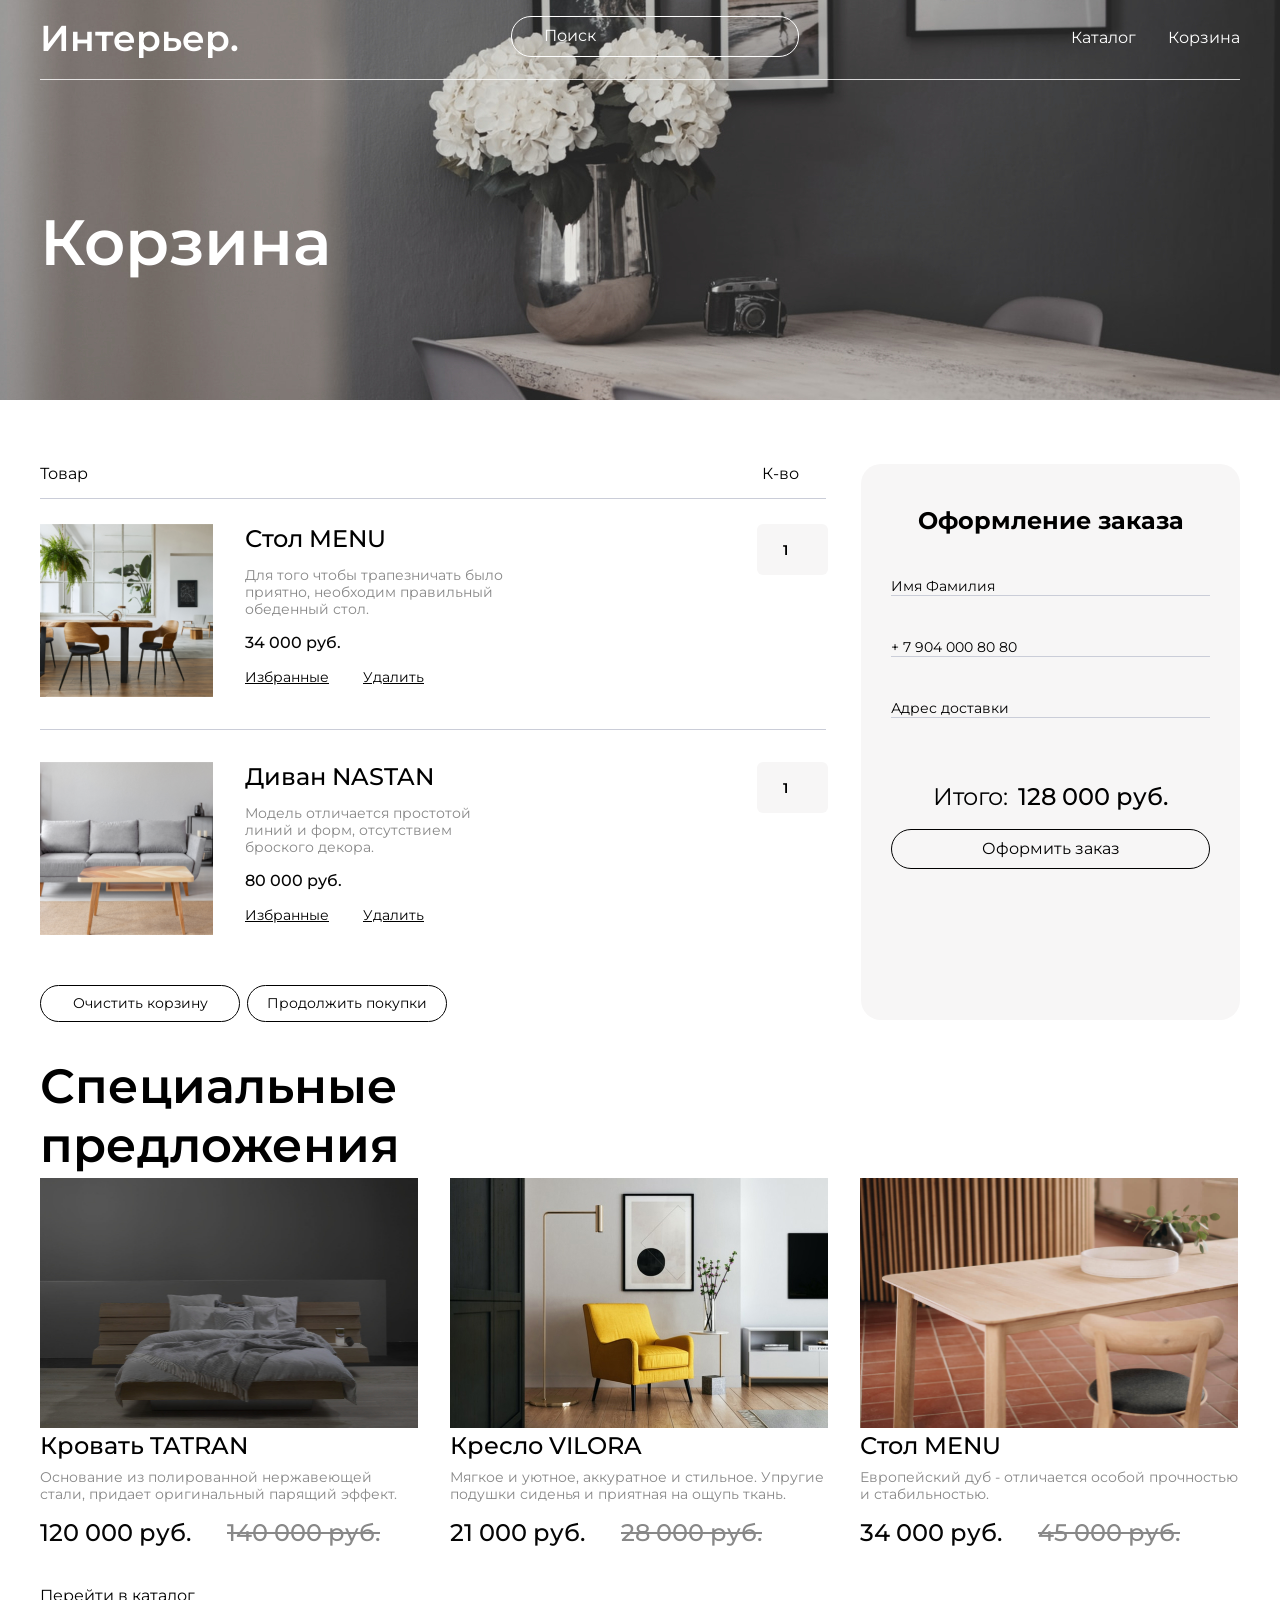
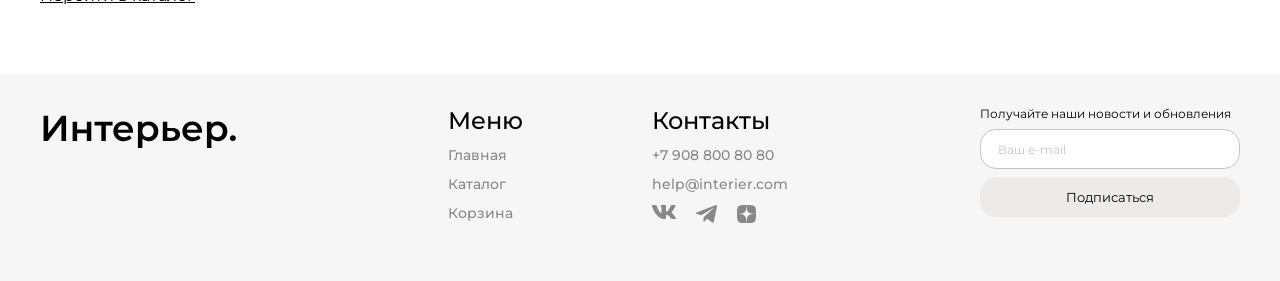
<file: cart.html>
<!DOCTYPE html>
<html lang="en">

<head>
    <meta charset="UTF-8">
    <meta name="viewport" content="width=device-width, initial-scale=1.0">
    <title>Document</title>
    <link rel="stylesheet" href="style.css">
    <link href="https://fonts.googleapis.com/css?family=Montserrat:100,100i,200,200i,300,300i,400,400i,500,500i,600,600i,700,700i,800,800i,900,900i&display=swap&subset=cyrillic,cyrillic-ext,latin-ext" rel="stylesheet">
</head>

<body class="cart">
    <section class="cart__top cart__top-background center">
        <section class="header">
            <a href="index.html" class="header__logo">Интерьер.</a>
            <input class="header__search" type="text" placeholder="Поиск">
            <div class="nav nav-link">
                <a class="header__nav-link" href="catalog.html">Каталог</a>
                <a class="header__nav-link" href="cart.html">Корзина</a>
            </div>
            <div class="header-mini-img">
                <a href="index.html" class="header-mini-img-1" ><img src="./img/Vecto23234r.svg" alt="index"></a>
                <a href="catalog.html" class="header-mini-img-2" ><img src="./img/Group24124201.svg" alt="catalog"></a>
                <a href="cart.html" class="header-mini-img-3" ><img src="./img/V3456ector.svg" alt="cart"></a>
            </div>
        </section>
        <div class="header-line"></div>
        <h1 class="catalog-top-title">Корзина</h1>
    </section>
    <section class="cart__product center">
        <div class="cart__product-product">
            <div class="cart__product-text">
                <p class="cart__product-text-text">Товар</p>
                <p class="cart__product-text-text">К-во</p>
            </div>
            <div class="cart__product-line"></div>
            <article class="cart__product-product-card-1">
                <img class="cart__product-img" src="./img/image-51.png" alt="">
                <div>
                    <div class="cart__product-name">
                        <div>
                            <p class="cart__product-title">Стол MENU</p>
                            <p class="cart__product-subtitle">Для того чтобы трапезничать было приятно, необходим правильный обеденный стол.</p>
                            <p class="cart__product-price">34 000 руб.</p>
                            <a class="cart__product-link" href="">Избранные</a>
                            <a class="cart__product-link" href="">Удалить</a>
                        </div>
                        <input value="1" class="cart__product-input-input" type="number">
                    </div>
                </div>
            </article>
            <div class="cart__product-line"></div>
            <article class="cart__product-product-card-2">
                <img class="cart__product-img" src="./img/image-52.png" alt="">
                <div>
                    <div class="cart__product-name">
                        <div>
                            <p class="cart__product-title">Диван NASTAN</p>
                            <p class="cart__product-subtitle">Модель отличается простотой линий и форм, отсутствием броского декора.</p>
                            <p class="cart__product-price">80 000 руб.</p>
                            <a class="cart__product-link" href="">Избранные</a>
                            <a class="cart__product-link" href="">Удалить</a>
                        </div>
                        <input value="1" class="cart__product-input-input" type="number">
                    </div>
                </div>
            </article>
            <div class="cart__product-text-button">
                <a class="cart__product-text-button-text cart__product-text-button-border button-hover-animation" href="catalog.html">Очистить корзину</a>
                <a class="cart__product-text-button-text cart__product-text-button-border button-hover-animation" href="catalog.html">Продолжить покупки</a>
            </div>
        </div>
        <div class="cart__product-link-link">
            <form class="cart__product-input">
                <h2 class="cart__product-input-subtitle">Оформление заказа</h2>
                <div class="cart__product-input-underline">
                    <input type="text" class="cart__product-input-text" placeholder="Имя Фамилия">
                </div>
                <div class="cart__product-input-underline">
                    <input type="text" class="cart__product-input-text" placeholder="+ 7 904 000 80 80">
                </div>
                <div class="cart__product-input-underline">
                    <input type="text" class="cart__product-input-text" placeholder="Адрес доставки">
                </div>
                <div class="cart__product-input-price">
                    <p class="cart__product-input-price-part1">Итого: </p>
                    <h1 class="cart__product-input-price-part2">128 000 руб.</h1>
                </div>
                <div class="cart__product-input-button">
                    <button class="cart__product-input-button-text cart__product-input-button-border button-hover-animation button-pay-hover-animation point">Оформить заказ</button>
                </div>
            </form>
        </div>
    </section>
    <section class="product-box center">
        <h2 class="product-box__name">Специальные предложения</h2>
        <div class="product-content">
            <article class="product">
                <div class="product-img-size">
                    <a class="product-img-icon" href="">
                        <svg class="product-img-icon-1" viewBox="0 0 24 24" xmlns="http://www.w3.org/2000/svg" xmlns:xlink="http://www.w3.org/1999/xlink" width="24.000000" height="24.000000" fill="none">
                            <rect class="shopping-bag-line-1-cart" width="24.000000" height="24.000000" x="0.000000" y="0.000000" fill="rgb(255,255,255)" fill-opacity="0" />
                            <path class="Vector" d="M0 0L24 0L24 24L0 24L0 0Z" fill-rule="nonzero" />
                            <path class="Vector" d="M7 8L7 6C7 4.67916 7.07093 2.93397 8 2C8.92908 1.06603 10.6861 1 12 1C13.3139 1 15.0709 1.06603 16 2C16.9291 2.93397 17 4.67916 17 6L17 8L20 8C20.2628 8 20.8142 7.81321 21 8C21.1858 8.18679 21 8.73583 21 9L21 21C21 21.2642 21.1858 21.8132 21 22C20.8142 22.1868 20.2628 22 20 22L4 22C3.73722 22 3.18582 22.1868 3 22C2.81419 21.8132 3 21.2642 3 21L3 9C3 8.73583 2.81419 8.18679 3 8C3.18582 7.81321 3.73722 8 4 8L7 8ZM7 10L5 10L5 20L19 20L19 10L17 10L17 12L15 12L15 10L9 10L9 12L7 12L7 10ZM9 8L15 8L15 6C15 5.2075 14.5575 4.56038 14 4C13.4426 3.43962 12.7884 3 12 3C11.2117 3 10.5575 3.43962 10 4C9.44256 4.56038 9 5.2075 9 6L9 8Z" fill="rgb(196,196,196)" fill-rule="nonzero" />
                        </svg>
                    </a>
                    <a class="product-img-icon" href="">
                        <svg class="product-img-icon-2" viewBox="0 0 24 24" xmlns="http://www.w3.org/2000/svg" xmlns:xlink="http://www.w3.org/1999/xlink" width="24.000000" height="24.000000" fill="none">
                            <rect class="basic / heart_outline" width="24.000000" height="24.000000" x="0.000000" y="0.000000" />
                            <path class="coolicon" d="M12 21.0001C11.355 20.4281 10.626 19.8331 9.85502 19.2001L9.84502 19.2001C7.13002 16.9801 4.05302 14.4681 2.69402 11.4581C2.24754 10.4999 2.01093 9.45727 2.00001 8.40015C1.99703 6.94963 2.57879 5.55913 3.61383 4.54292C4.64887 3.5267 6.04981 2.97054 7.50002 3.00015C8.68065 3.00201 9.83586 3.34323 10.828 3.98315C11.264 4.26612 11.6584 4.6084 12 5.00015C12.3435 4.60994 12.7381 4.26786 13.173 3.98315C14.1648 3.3431 15.3197 3.00187 16.5 3.00015C17.9502 2.97054 19.3512 3.5267 20.3862 4.54292C21.4213 5.55913 22.003 6.94963 22 8.40015C21.9898 9.45896 21.7532 10.5033 21.306 11.4631C19.947 14.4731 16.871 16.9841 14.156 19.2001L14.146 19.2081C13.374 19.8371 12.646 20.4321 12.001 21.0081L12 21.0001ZM7.50002 5.00015C6.56853 4.98849 5.67009 5.34499 5.00002 5.99215C4.35441 6.62631 3.99358 7.49519 3.99994 8.40015C4.01135 9.17065 4.18585 9.93 4.51202 10.6281C5.15353 11.9269 6.01913 13.1022 7.06902 14.1001C8.06002 15.1001 9.20002 16.0681 10.186 16.8821C10.459 17.1071 10.737 17.3341 11.015 17.5611L11.19 17.7041C11.457 17.9221 11.733 18.1481 12 18.3701L12.013 18.3581L12.019 18.3531L12.025 18.3531L12.034 18.3461L12.039 18.3461L12.044 18.3461L12.062 18.3311L12.103 18.2981L12.11 18.2921L12.121 18.2841L12.127 18.2841L12.136 18.2761L12.8 17.7311L12.974 17.5881C13.255 17.3591 13.533 17.1321 13.806 16.9071C14.792 16.0931 15.933 15.1261 16.924 14.1211C17.9741 13.1237 18.8397 11.9487 19.481 10.6501C19.8131 9.94595 19.9901 9.17865 20.0001 8.40015C20.0042 7.49799 19.6435 6.63244 19 6.00015C18.3312 5.35007 17.4326 4.99063 16.5 5.00015C15.3619 4.99048 14.274 5.46752 13.51 6.31115L12 8.05115L10.49 6.31115C9.72609 5.46752 8.6381 4.99048 7.50002 5.00015Z" fill="rgb(196,196,196)" fill-rule="nonzero" />
                        </svg>
                    </a>
                    <img style="top: -27.5px;" class="product__img" src="./img/Rectangle-221.jpg" alt="">
                </div>
                <p class="product-name">Кровать TATRAN</p>
                <p class="product-description">Основание из полированной нержавеющей стали, придает оригинальный парящий эффект.</p>
                <p class="product__price">120 000 руб.</p>
                <p class="product__price-old">140 000 руб.</p>
            </article>
            <article class="product">
                <div class="product-img-size">
                    <a class="product-img-icon" href="">
                        <svg class="product-img-icon-1" viewBox="0 0 24 24" xmlns="http://www.w3.org/2000/svg" xmlns:xlink="http://www.w3.org/1999/xlink" width="24.000000" height="24.000000" fill="none">
                            <rect class="shopping-bag-line-1-cart" width="24.000000" height="24.000000" x="0.000000" y="0.000000" fill="rgb(255,255,255)" fill-opacity="0" />
                            <path class="Vector" d="M0 0L24 0L24 24L0 24L0 0Z" fill-rule="nonzero" />
                            <path class="Vector" d="M7 8L7 6C7 4.67916 7.07093 2.93397 8 2C8.92908 1.06603 10.6861 1 12 1C13.3139 1 15.0709 1.06603 16 2C16.9291 2.93397 17 4.67916 17 6L17 8L20 8C20.2628 8 20.8142 7.81321 21 8C21.1858 8.18679 21 8.73583 21 9L21 21C21 21.2642 21.1858 21.8132 21 22C20.8142 22.1868 20.2628 22 20 22L4 22C3.73722 22 3.18582 22.1868 3 22C2.81419 21.8132 3 21.2642 3 21L3 9C3 8.73583 2.81419 8.18679 3 8C3.18582 7.81321 3.73722 8 4 8L7 8ZM7 10L5 10L5 20L19 20L19 10L17 10L17 12L15 12L15 10L9 10L9 12L7 12L7 10ZM9 8L15 8L15 6C15 5.2075 14.5575 4.56038 14 4C13.4426 3.43962 12.7884 3 12 3C11.2117 3 10.5575 3.43962 10 4C9.44256 4.56038 9 5.2075 9 6L9 8Z" fill="rgb(196,196,196)" fill-rule="nonzero" />
                        </svg>
                    </a>
                    <a class="product-img-icon" href="">
                        <svg class="product-img-icon-2" viewBox="0 0 24 24" xmlns="http://www.w3.org/2000/svg" xmlns:xlink="http://www.w3.org/1999/xlink" width="24.000000" height="24.000000" fill="none">
                            <rect class="basic / heart_outline" width="24.000000" height="24.000000" x="0.000000" y="0.000000" />
                            <path class="coolicon" d="M12 21.0001C11.355 20.4281 10.626 19.8331 9.85502 19.2001L9.84502 19.2001C7.13002 16.9801 4.05302 14.4681 2.69402 11.4581C2.24754 10.4999 2.01093 9.45727 2.00001 8.40015C1.99703 6.94963 2.57879 5.55913 3.61383 4.54292C4.64887 3.5267 6.04981 2.97054 7.50002 3.00015C8.68065 3.00201 9.83586 3.34323 10.828 3.98315C11.264 4.26612 11.6584 4.6084 12 5.00015C12.3435 4.60994 12.7381 4.26786 13.173 3.98315C14.1648 3.3431 15.3197 3.00187 16.5 3.00015C17.9502 2.97054 19.3512 3.5267 20.3862 4.54292C21.4213 5.55913 22.003 6.94963 22 8.40015C21.9898 9.45896 21.7532 10.5033 21.306 11.4631C19.947 14.4731 16.871 16.9841 14.156 19.2001L14.146 19.2081C13.374 19.8371 12.646 20.4321 12.001 21.0081L12 21.0001ZM7.50002 5.00015C6.56853 4.98849 5.67009 5.34499 5.00002 5.99215C4.35441 6.62631 3.99358 7.49519 3.99994 8.40015C4.01135 9.17065 4.18585 9.93 4.51202 10.6281C5.15353 11.9269 6.01913 13.1022 7.06902 14.1001C8.06002 15.1001 9.20002 16.0681 10.186 16.8821C10.459 17.1071 10.737 17.3341 11.015 17.5611L11.19 17.7041C11.457 17.9221 11.733 18.1481 12 18.3701L12.013 18.3581L12.019 18.3531L12.025 18.3531L12.034 18.3461L12.039 18.3461L12.044 18.3461L12.062 18.3311L12.103 18.2981L12.11 18.2921L12.121 18.2841L12.127 18.2841L12.136 18.2761L12.8 17.7311L12.974 17.5881C13.255 17.3591 13.533 17.1321 13.806 16.9071C14.792 16.0931 15.933 15.1261 16.924 14.1211C17.9741 13.1237 18.8397 11.9487 19.481 10.6501C19.8131 9.94595 19.9901 9.17865 20.0001 8.40015C20.0042 7.49799 19.6435 6.63244 19 6.00015C18.3312 5.35007 17.4326 4.99063 16.5 5.00015C15.3619 4.99048 14.274 5.46752 13.51 6.31115L12 8.05115L10.49 6.31115C9.72609 5.46752 8.6381 4.99048 7.50002 5.00015Z" fill="rgb(196,196,196)" fill-rule="nonzero" />
                        </svg>
                    </a>
                    <img style="top: -27.5px;" class="product__img" src="./img/Rectangle-23-1.jpg" alt="">
                </div>
                <p class="product-name">Кресло VILORA</p>
                <p class="product-description">Мягкое и уютное, аккуратное и стильное. Упругие подушки сиденья и приятная на ощупь ткань. </p>
                <p class="product__price">21 000 руб.</p>
                <p class="product__price-old">28 000 руб.</p>
            </article>
            <article class="product">
                <div class="product-img-size">
                    <a class="product-img-icon" href="">
                        <svg class="product-img-icon-1" viewBox="0 0 24 24" xmlns="http://www.w3.org/2000/svg" xmlns:xlink="http://www.w3.org/1999/xlink" width="24.000000" height="24.000000" fill="none">
                            <rect class="shopping-bag-line-1-cart" width="24.000000" height="24.000000" x="0.000000" y="0.000000" fill="rgb(255,255,255)" fill-opacity="0" />
                            <path class="Vector" d="M0 0L24 0L24 24L0 24L0 0Z" fill-rule="nonzero" />
                            <path class="Vector" d="M7 8L7 6C7 4.67916 7.07093 2.93397 8 2C8.92908 1.06603 10.6861 1 12 1C13.3139 1 15.0709 1.06603 16 2C16.9291 2.93397 17 4.67916 17 6L17 8L20 8C20.2628 8 20.8142 7.81321 21 8C21.1858 8.18679 21 8.73583 21 9L21 21C21 21.2642 21.1858 21.8132 21 22C20.8142 22.1868 20.2628 22 20 22L4 22C3.73722 22 3.18582 22.1868 3 22C2.81419 21.8132 3 21.2642 3 21L3 9C3 8.73583 2.81419 8.18679 3 8C3.18582 7.81321 3.73722 8 4 8L7 8ZM7 10L5 10L5 20L19 20L19 10L17 10L17 12L15 12L15 10L9 10L9 12L7 12L7 10ZM9 8L15 8L15 6C15 5.2075 14.5575 4.56038 14 4C13.4426 3.43962 12.7884 3 12 3C11.2117 3 10.5575 3.43962 10 4C9.44256 4.56038 9 5.2075 9 6L9 8Z" fill="rgb(196,196,196)" fill-rule="nonzero" />
                        </svg>
                    </a>
                    <a class="product-img-icon" href="">
                        <svg class="product-img-icon-2" viewBox="0 0 24 24" xmlns="http://www.w3.org/2000/svg" xmlns:xlink="http://www.w3.org/1999/xlink" width="24.000000" height="24.000000" fill="none">
                            <rect class="basic / heart_outline" width="24.000000" height="24.000000" x="0.000000" y="0.000000" />
                            <path class="coolicon" d="M12 21.0001C11.355 20.4281 10.626 19.8331 9.85502 19.2001L9.84502 19.2001C7.13002 16.9801 4.05302 14.4681 2.69402 11.4581C2.24754 10.4999 2.01093 9.45727 2.00001 8.40015C1.99703 6.94963 2.57879 5.55913 3.61383 4.54292C4.64887 3.5267 6.04981 2.97054 7.50002 3.00015C8.68065 3.00201 9.83586 3.34323 10.828 3.98315C11.264 4.26612 11.6584 4.6084 12 5.00015C12.3435 4.60994 12.7381 4.26786 13.173 3.98315C14.1648 3.3431 15.3197 3.00187 16.5 3.00015C17.9502 2.97054 19.3512 3.5267 20.3862 4.54292C21.4213 5.55913 22.003 6.94963 22 8.40015C21.9898 9.45896 21.7532 10.5033 21.306 11.4631C19.947 14.4731 16.871 16.9841 14.156 19.2001L14.146 19.2081C13.374 19.8371 12.646 20.4321 12.001 21.0081L12 21.0001ZM7.50002 5.00015C6.56853 4.98849 5.67009 5.34499 5.00002 5.99215C4.35441 6.62631 3.99358 7.49519 3.99994 8.40015C4.01135 9.17065 4.18585 9.93 4.51202 10.6281C5.15353 11.9269 6.01913 13.1022 7.06902 14.1001C8.06002 15.1001 9.20002 16.0681 10.186 16.8821C10.459 17.1071 10.737 17.3341 11.015 17.5611L11.19 17.7041C11.457 17.9221 11.733 18.1481 12 18.3701L12.013 18.3581L12.019 18.3531L12.025 18.3531L12.034 18.3461L12.039 18.3461L12.044 18.3461L12.062 18.3311L12.103 18.2981L12.11 18.2921L12.121 18.2841L12.127 18.2841L12.136 18.2761L12.8 17.7311L12.974 17.5881C13.255 17.3591 13.533 17.1321 13.806 16.9071C14.792 16.0931 15.933 15.1261 16.924 14.1211C17.9741 13.1237 18.8397 11.9487 19.481 10.6501C19.8131 9.94595 19.9901 9.17865 20.0001 8.40015C20.0042 7.49799 19.6435 6.63244 19 6.00015C18.3312 5.35007 17.4326 4.99063 16.5 5.00015C15.3619 4.99048 14.274 5.46752 13.51 6.31115L12 8.05115L10.49 6.31115C9.72609 5.46752 8.6381 4.99048 7.50002 5.00015Z" fill="rgb(196,196,196)" fill-rule="nonzero" />
                        </svg>
                    </a>
                    <img style="top: -27.5px;" class="product__img" src="./img/Rectangle-2411.png" alt="">
                </div>
                <p class="product-name">Стол MENU</p>
                <p class="product-description">Европейский дуб - отличается особой прочностью и стабильностью.</p>
                <p class="product__price">34 000 руб.</p>
                <p class="product__price-old">45 000 руб.</p>
            </article>
        </div>
    </section>
    <section class="link-box center link-box-catalog-padding">
        <a class="link-box__catalog" href="catalog.html">Перейти в каталог</a>
    </section>
    <footer class="center footer">
        <svg class="footer__logo" viewBox="0 0 198 44" xmlns="http://www.w3.org/2000/svg" xmlns:xlink="http://www.w3.org/1999/xlink" width="198.000000" height="44.000000" fill="none">
	        <path  d="M3.564 34.906L3.564 9.706L8.172 9.706L8.172 27.598L21.708 9.706L26.064 9.706L26.064 34.906L21.456 34.906L21.456 17.05L7.92 34.906L3.564 34.906ZM32.6256 34.906L32.6256 15.682L37.1256 15.682L37.1256 23.494L46.8096 23.494L46.8096 15.682L51.3096 15.682L51.3096 34.906L46.8096 34.906L46.8096 27.31L37.1256 27.31L37.1256 34.906L32.6256 34.906ZM61.3364 34.906L61.3364 18.418L62.3804 19.498L54.5684 19.498L54.5684 15.682L72.5684 15.682L72.5684 19.498L64.7924 19.498L65.8364 18.418L65.8364 34.906L61.3364 34.906ZM83.9528 35.158C81.8168 35.158 79.9448 34.738 78.3368 33.898C76.7528 33.034 75.5168 31.858 74.6288 30.37C73.7648 28.882 73.3328 27.19 73.3328 25.294C73.3328 23.374 73.7528 21.682 74.5928 20.218C75.4568 18.73 76.6328 17.566 78.1208 16.726C79.6328 15.886 81.3488 15.466 83.2688 15.466C85.1408 15.466 86.8088 15.874 88.2728 16.69C89.7368 17.506 90.8888 18.658 91.7288 20.146C92.5688 21.634 92.9888 23.386 92.9888 25.402C92.9888 25.594 92.9768 25.81 92.9528 26.05C92.9528 26.29 92.9408 26.518 92.9168 26.734L76.8968 26.734L76.8968 23.746L90.5408 23.746L88.7768 24.682C88.8008 23.578 88.5728 22.606 88.0928 21.766C87.6128 20.926 86.9528 20.266 86.1128 19.786C85.2968 19.306 84.3488 19.066 83.2688 19.066C82.1648 19.066 81.1928 19.306 80.3528 19.786C79.5368 20.266 78.8888 20.938 78.4088 21.802C77.9528 22.642 77.7248 23.638 77.7248 24.79L77.7248 25.51C77.7248 26.662 77.9888 27.682 78.5168 28.57C79.0448 29.458 79.7888 30.142 80.7488 30.622C81.7088 31.102 82.8128 31.342 84.0608 31.342C85.1408 31.342 86.1128 31.174 86.9768 30.838C87.8408 30.502 88.6088 29.974 89.2808 29.254L91.6928 32.026C90.8288 33.034 89.7368 33.814 88.4168 34.366C87.1208 34.894 85.6328 35.158 83.9528 35.158ZM108.567 35.158C107.007 35.158 105.579 34.798 104.283 34.078C103.011 33.358 101.991 32.278 101.223 30.838C100.479 29.374 100.107 27.526 100.107 25.294C100.107 23.038 100.467 21.19 101.187 19.75C101.931 18.31 102.939 17.242 104.211 16.546C105.483 15.826 106.935 15.466 108.567 15.466C110.463 15.466 112.131 15.874 113.571 16.69C115.035 17.506 116.187 18.646 117.027 20.11C117.891 21.574 118.323 23.302 118.323 25.294C118.323 27.286 117.891 29.026 117.027 30.514C116.187 31.978 115.035 33.118 113.571 33.934C112.131 34.75 110.463 35.158 108.567 35.158ZM97.9107 41.89L97.9107 15.682L102.195 15.682L102.195 20.218L102.051 25.33L102.411 30.442L102.411 41.89L97.9107 41.89ZM108.063 31.306C109.143 31.306 110.103 31.066 110.943 30.586C111.807 30.106 112.491 29.41 112.995 28.498C113.499 27.586 113.751 26.518 113.751 25.294C113.751 24.046 113.499 22.978 112.995 22.09C112.491 21.178 111.807 20.482 110.943 20.002C110.103 19.522 109.143 19.282 108.063 19.282C106.983 19.282 106.011 19.522 105.147 20.002C104.283 20.482 103.599 21.178 103.095 22.09C102.591 22.978 102.339 24.046 102.339 25.294C102.339 26.518 102.591 27.586 103.095 28.498C103.599 29.41 104.283 30.106 105.147 30.586C106.011 31.066 106.983 31.306 108.063 31.306ZM132.449 22.018C134.921 22.018 136.805 22.57 138.101 23.674C139.397 24.778 140.045 26.338 140.045 28.354C140.045 30.442 139.325 32.074 137.885 33.25C136.445 34.402 134.417 34.966 131.801 34.942L122.801 34.906L122.801 15.682L127.301 15.682L127.301 21.982L132.449 22.018ZM131.405 31.63C132.725 31.654 133.733 31.378 134.429 30.802C135.125 30.226 135.473 29.386 135.473 28.282C135.473 27.178 135.125 26.386 134.429 25.906C133.757 25.402 132.749 25.138 131.405 25.114L127.301 25.078L127.301 31.594L131.405 31.63ZM152.965 35.158C150.829 35.158 148.957 34.738 147.349 33.898C145.765 33.034 144.529 31.858 143.641 30.37C142.777 28.882 142.345 27.19 142.345 25.294C142.345 23.374 142.765 21.682 143.605 20.218C144.469 18.73 145.645 17.566 147.133 16.726C148.645 15.886 150.361 15.466 152.281 15.466C154.153 15.466 155.821 15.874 157.285 16.69C158.749 17.506 159.901 18.658 160.741 20.146C161.581 21.634 162.001 23.386 162.001 25.402C162.001 25.594 161.989 25.81 161.965 26.05C161.965 26.29 161.953 26.518 161.929 26.734L145.909 26.734L145.909 23.746L159.553 23.746L157.789 24.682C157.813 23.578 157.585 22.606 157.105 21.766C156.625 20.926 155.965 20.266 155.125 19.786C154.309 19.306 153.361 19.066 152.281 19.066C151.177 19.066 150.205 19.306 149.365 19.786C148.549 20.266 147.901 20.938 147.421 21.802C146.965 22.642 146.737 23.638 146.737 24.79L146.737 25.51C146.737 26.662 147.001 27.682 147.529 28.57C148.057 29.458 148.801 30.142 149.761 30.622C150.721 31.102 151.825 31.342 153.073 31.342C154.153 31.342 155.125 31.174 155.989 30.838C156.853 30.502 157.621 29.974 158.293 29.254L160.705 32.026C159.841 33.034 158.749 33.814 157.429 34.366C156.133 34.894 154.645 35.158 152.965 35.158ZM177.578 35.158C176.018 35.158 174.59 34.798 173.294 34.078C172.022 33.358 171.002 32.278 170.234 30.838C169.49 29.374 169.118 27.526 169.118 25.294C169.118 23.038 169.478 21.19 170.198 19.75C170.942 18.31 171.95 17.242 173.222 16.546C174.494 15.826 175.946 15.466 177.578 15.466C179.474 15.466 181.142 15.874 182.582 16.69C184.046 17.506 185.198 18.646 186.038 20.11C186.902 21.574 187.334 23.302 187.334 25.294C187.334 27.286 186.902 29.026 186.038 30.514C185.198 31.978 184.046 33.118 182.582 33.934C181.142 34.75 179.474 35.158 177.578 35.158ZM166.922 41.89L166.922 15.682L171.206 15.682L171.206 20.218L171.062 25.33L171.422 30.442L171.422 41.89L166.922 41.89ZM177.074 31.306C178.154 31.306 179.114 31.066 179.954 30.586C180.818 30.106 181.502 29.41 182.006 28.498C182.51 27.586 182.762 26.518 182.762 25.294C182.762 24.046 182.51 22.978 182.006 22.09C181.502 21.178 180.818 20.482 179.954 20.002C179.114 19.522 178.154 19.282 177.074 19.282C175.994 19.282 175.022 19.522 174.158 20.002C173.294 20.482 172.61 21.178 172.106 22.09C171.602 22.978 171.35 24.046 171.35 25.294C171.35 26.518 171.602 27.586 172.106 28.498C172.61 29.41 173.294 30.106 174.158 30.586C175.022 31.066 175.994 31.306 177.074 31.306ZM192.865 35.158C192.049 35.158 191.353 34.882 190.777 34.33C190.201 33.754 189.913 33.034 189.913 32.17C189.913 31.258 190.201 30.538 190.777 30.01C191.353 29.458 192.049 29.182 192.865 29.182C193.681 29.182 194.377 29.458 194.953 30.01C195.529 30.538 195.817 31.258 195.817 32.17C195.817 33.034 195.529 33.754 194.953 34.33C194.377 34.882 193.681 35.158 192.865 35.158Z" fill="rgb(0,0,0)" fill-rule="nonzero" />
        </svg>
        <div class="footer__content">
            <div class="footer__info">
                <div class="footer__item-nav footer__item">
                    <p class="footer__item-name">Меню</p>
                    <a class="footer__item-link" href="index.html">Главная</a>
                    <a class="footer__item-link" href="catalog.html">Каталог</a>
                    <a class="footer__item-link" href="cart.html">Корзина</a>
                </div>
                <div class="footer__item">
                    <p class="footer__item-name">Контакты</p>
                    <a class="footer__item-link" href="tel:+79088008080">+7 908 800 80 80</a>
                    <a class="footer__item-link" href="mailto:help@interier.com">help@interier.com</a>
                    <div class="footer__icons">
                        <a class="footer__icons-icon" href="#">
                            <svg viewBox="0 0 24.0005 14" xmlns="http://www.w3.org/2000/svg" xmlns:xlink="http://www.w3.org/1999/xlink" width="24.000488" height="14.000000" fill="none">
                                <path class="Vector" d="M23.45 0.948C23.616 0.402 23.45 0 22.655 0L20.03 0C19.362 0 19.054 0.347 18.887 0.73C18.887 0.73 17.552 3.926 15.661 6.002C15.049 6.604 14.771 6.795 14.437 6.795C14.27 6.795 14.019 6.604 14.019 6.057L14.019 0.948C14.019 0.292 13.835 0 13.279 0L9.151 0C8.734 0 8.483 0.304 8.483 0.593C8.483 1.214 9.429 1.358 9.526 3.106L9.526 6.904C9.526 7.737 9.373 7.888 9.039 7.888C8.149 7.888 5.984 4.677 4.699 1.003C4.45 0.288 4.198 0 3.527 0L0.9 0C0.15 0 0 0.347 0 0.73C0 1.412 0.89 4.8 4.145 9.281C6.315 12.341 9.37 14 12.153 14C13.822 14 14.028 13.632 14.028 12.997L14.028 10.684C14.028 9.947 14.186 9.8 14.715 9.8C15.105 9.8 15.772 9.992 17.33 11.467C19.11 13.216 19.403 14 20.405 14L23.03 14C23.78 14 24.156 13.632 23.94 12.904C23.702 12.18 22.852 11.129 21.725 9.882C21.113 9.172 20.195 8.407 19.916 8.024C19.527 7.533 19.638 7.314 19.916 6.877C19.916 6.877 23.116 2.451 23.449 0.948L23.45 0.948Z" fill="rgb(136.078,136.078,136.078)" fill-rule="evenodd" />
                            </svg>
                        </a>
                        <a class="footer__icons-icon" href="#">
                            <svg viewBox="0 0 21 17.6758" xmlns="http://www.w3.org/2000/svg" xmlns:xlink="http://www.w3.org/1999/xlink" width="21.000000" height="17.675781" fill="none">
                                <path class="Vector" d="M19.2952 0.200894L0.690181 7.4125C-0.0585179 7.74834 -0.311748 8.42087 0.50922 8.78587L5.28221 10.3105L16.8227 3.14143C17.4528 2.69136 18.0979 2.81137 17.5428 3.30647L7.63109 12.3272L7.31974 16.1448C7.60812 16.7342 8.13615 16.737 8.47297 16.444L11.2152 13.8359L15.9117 17.3709C17.0025 18.02 17.596 17.6011 17.8307 16.4114L20.9112 1.74952C21.231 0.285058 20.6856 -0.360199 19.2952 0.200894Z" fill="rgb(136.078,136.078,136.078)" fill-rule="nonzero" />
                            </svg>
                        </a>
                        <a class="footer__icons-icon" href="#">
                            <svg viewBox="0 0 19 18" xmlns="http://www.w3.org/2000/svg" xmlns:xlink="http://www.w3.org/1999/xlink" width="19.000000" height="18.000000" fill="none">
                                <path class="Vector" d="M11.3321 10.7357C9.83929 12.195 9.73071 14.0143 9.60178 18C13.5239 18 16.2314 17.9871 17.6293 16.7014C18.9864 15.3771 19 12.69 19 9.09643C14.7929 9.225 12.8725 9.32143 11.3321 10.7357ZM0 9.09643C0 12.69 0.0135714 15.3771 1.37071 16.7014C2.76857 17.9871 5.47607 18 9.39821 18C9.2625 14.0143 9.16071 12.195 7.66786 10.7357C6.1275 9.32143 4.20714 9.21857 0 9.09643ZM9.39821 0C5.48286 0 2.76857 0.0128571 1.37071 1.29857C0.0135714 2.62286 0 5.31 0 8.90357C4.20714 8.775 6.1275 8.67857 7.66786 7.26429C9.16071 5.805 9.26929 3.98571 9.39821 0ZM11.3321 7.26429C9.83929 5.805 9.73071 3.98571 9.60178 0C13.5239 0 16.2314 0.0128571 17.6293 1.29857C18.9864 2.62286 19 5.31 19 8.90357C14.7929 8.775 12.8725 8.67857 11.3321 7.26429Z" fill="rgb(136.078,136.078,136.078)" fill-rule="nonzero" />
                            </svg>
                        </a>
                    </div>
                </div>
            </div>
            <div class="footer__form">
                <p class="footer__form-text">Получайте наши новости и обновления</p>
                <input type="email" class="footer__form-input" placeholder="Ваш e-mail">
                <button class="footer__form-button button-hover-animation point">Подписаться</button>
            </div>
        </div>
    </footer>
</body>
</html>
</file>
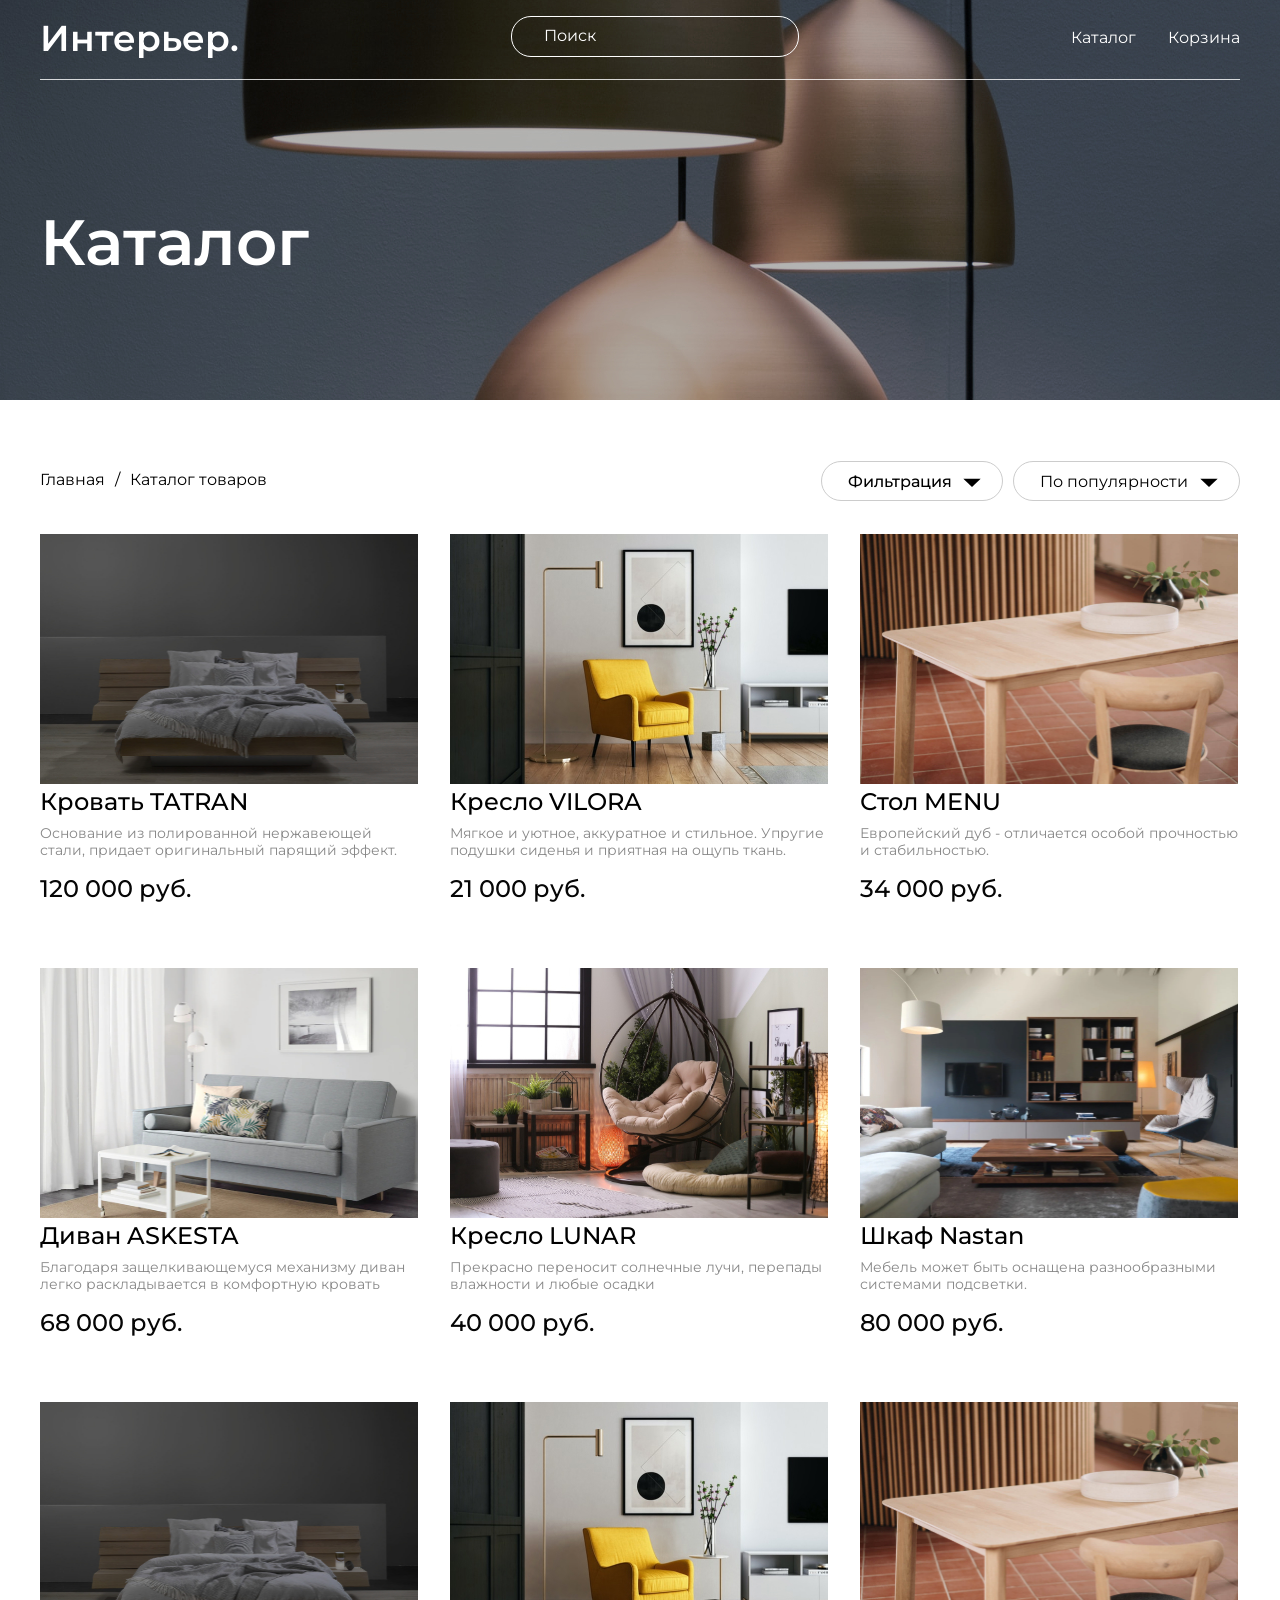
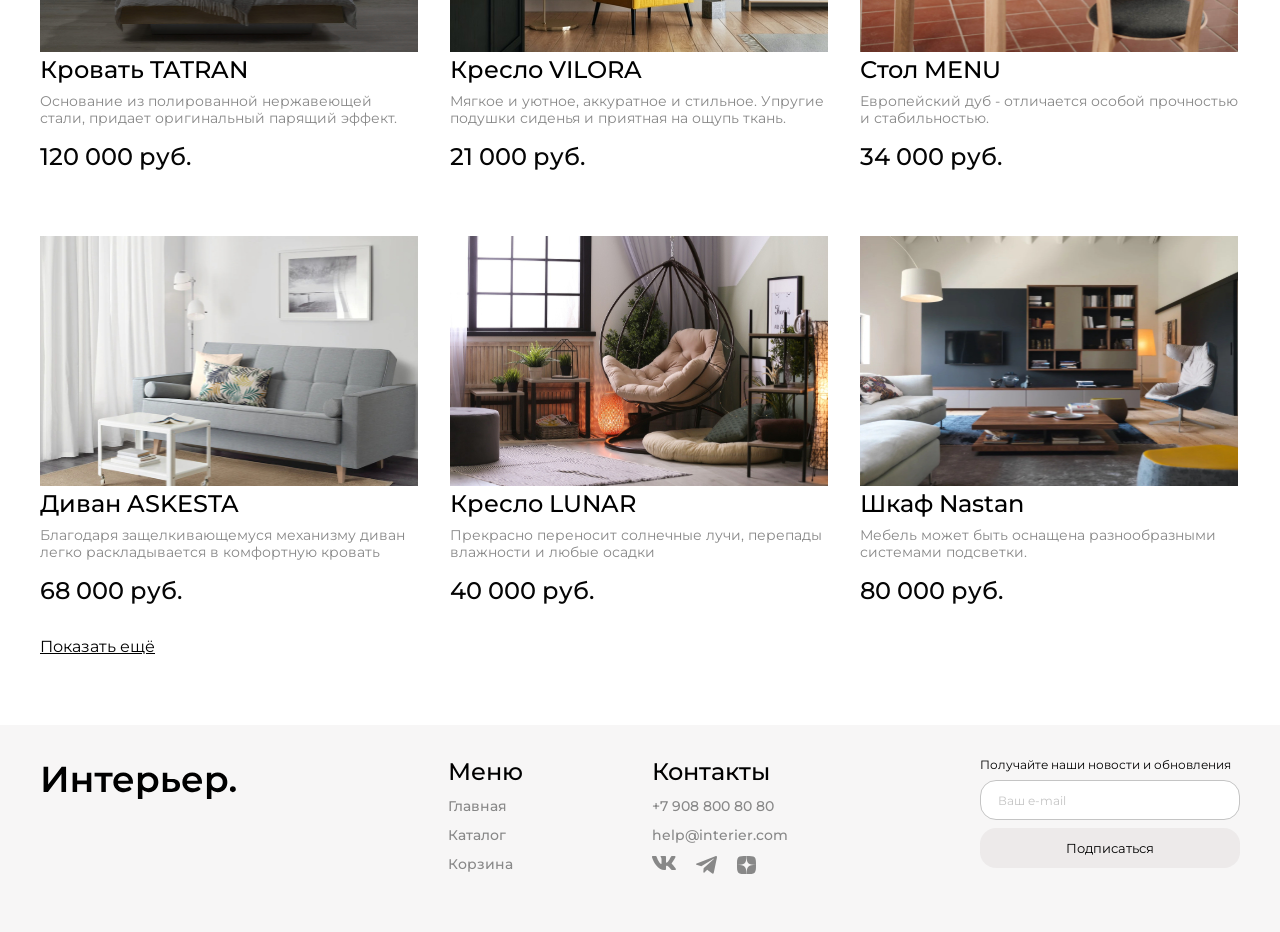
<file: catalog.html>
<!DOCTYPE html>
<html lang="en">
<head>
    <meta charset="UTF-8">
    <meta name="viewport" content="width=device-width, initial-scale=1.0">
    <title>Document</title>
    <link rel="stylesheet" href="style.css">
    <link href="https://fonts.googleapis.com/css?family=Montserrat:100,100i,200,200i,300,300i,400,400i,500,500i,600,600i,700,700i,800,800i,900,900i&display=swap&subset=cyrillic,cyrillic-ext,latin-ext" rel="stylesheet">
</head>

<body>
    <section class="top top-background-catalog center">
        <section class="header">
            <a href="index.html" class="header__logo">Интерьер.</a>
            <input class="header__search" type="text" placeholder="Поиск">
            <div class="nav nav-link">
                <a class="header__nav-link" href="catalog.html">Каталог</a>
                <a class="header__nav-link" href="cart.html">Корзина</a>
            </div>
            <div class="header-mini-img">
                <a href="index.html" class="header-mini-img-1" ><img src="./img/Vecto23234r.svg" alt="index"></a>
                <a href="catalog.html" class="header-mini-img-2" ><img src="./img/Group24124201.svg" alt="catalog"></a>
                <a href="cart.html" class="header-mini-img-3" ><img src="./img/V3456ector.svg" alt="cart"></a>
            </div>
        </section>
        <div class="header-line"></div>
        <h1 class="catalog-top-title">Каталог</h1>
    </section>
    <section class="catalog-upper-part center">
        <div class="catalog-upper-part__text">
            <p class="catalog-upper-part__text-left">Главная</p>
            <p class="catalog-upper-part__text-left">/</p>
            <p class="catalog-upper-part__text-left">Каталог товаров</p>
        </div>
        <div class="catalog-upper-part__select ">
            <details>
                <summary class="filtration-summary-catalog">
                    <h2 class="filtration-select-filtration upper-select-riangle point">Фильтрация</h2>
                </summary>
                <div class="filtration-details-background-catalog">
                    <form method="get">
                        <div class="catalog-input-details">
                            <div>
                                <fieldset class="catalog-time-fieldset">
                                    <legend class="catalog-legend-up catalog-legend-up-1">Сроки доставки</legend>
                                    <div class="div-catalog-input-name">
                                        <input type="radio" name="delivery-time" id="no-matter"> <label class="catalog-delivery-time-label" for="no-matter">Неважно</label>
                                    </div>
                                    <div class="div-catalog-input-name">
                                        <input type="radio" name="delivery-time" id="Today"> <label class="catalog-delivery-time-label" for="Today">Сегодня</label>
                                    </div>
                                    <div class="div-catalog-input-name">
                                        <input type="radio" name="delivery-time" id="Tomorrow"> <label class="catalog-delivery-time-label" for="Tomorrow">Завтра</label>
                                    </div>
                                    <div class="div-catalog-input-name">
                                        <input type="radio" name="delivery-time" id="Up-to-3-days"> <label class="catalog-delivery-time-label" for="Up-to-3-days">До 3 дней</label>
                                    </div>
                                    <div class="div-catalog-input-name">
                                        <input type="radio" name="delivery-time" id="Up-to-7-days"> <label class="catalog-delivery-time-label" for="Up-to-7-days">До 7 дней</label>
                                    </div>
                                </fieldset>
                                <fieldset>
                                    <legend class="catalog-legend-up catalog-price-name">Цена</legend>
                                    <div class="catalog-label-price">
                                        <input id="0" class="fix-error"><label class="catalog-label-price-name" for="0">от 0 руб.</label>
                                        <input id="100000" class="fix-error"><label class="catalog-label-price-name" for="100000">до 100000 руб.</label>
                                    </div>
                                    <div class="catalog-rangeslider-price">
                                        <input class="catalog-range-price" type="range" name="catalog-range-price" id="0rub" value="0">
                                        <input class="catalog-range-price" type="range" name="catalog-range-price" id="100000rub" value="100000">
                                    </div>
                                </fieldset>
                                <fieldset class="catalog-color-fieldset">
                                    <legend class="catalog-legend-up catalog-color-name">Цвет</legend>
                                    <div>
                                        <input class="catalog-color-checkbox-white" id="white" type="checkbox"><label for="white"></label>
                                    </div>
                                    <div>
                                        <input class="catalog-color-checkbox-black" id="black" type="checkbox"><label for="black"></label>
                                    </div>
                                    <div>
                                        <input class="catalog-color-checkbox-grey" id="grey" type="checkbox"><label for="grey"></label>
                                    </div>
                                    <div>
                                        <input class="catalog-color-checkbox-red" id="red" type="checkbox"><label for="red"></label>
                                    </div>
                                    <div>
                                        <input class="catalog-color-checkbox-orange" id="orange" type="checkbox"><label for="orange"></label>
                                    </div>
                                    <div>
                                        <input class="catalog-color-checkbox-yellow" id="yellow" type="checkbox"><label for="yellow"></label>
                                    </div>
                                    <div>
                                        <input class="catalog-color-checkbox-green" id="green" type="checkbox"><label for="green"></label>
                                    </div>
                                    <div>
                                        <input class="catalog-color-checkbox-turquoise" id="turquoise" type="checkbox"><label for="turquoise"></label>
                                    </div>
                                    <div>
                                        <input class="catalog-color-checkbox-light-blue" id="light-blue" type="checkbox"><label for="light-blue"></label>
                                    </div>
                                    <div>
                                        <input class="catalog-color-checkbox-blue" id="blue" type="checkbox"><label for="blue"></label>
                                    </div>
                                    <div>
                                        <input class="catalog-color-checkbox-violet" id="violet" type="checkbox"><label for="violet"></label>
                                    </div>
                                    <div>
                                        <input class="catalog-color-checkbox-purple" id="purple" type="checkbox"><label for="purple"></label>
                                    </div>
                                    <div>
                                        <input class="catalog-color-checkbox-lavender" id="lavender" type="checkbox"><label for="lavender"></label>
                                    </div>
                                    <div>
                                        <input class="catalog-color-checkbox-pink" id="pink" type="checkbox"><label for="pink"></label>
                                    </div>
                                </fieldset>
                            </div>
                            <div>
                                <fieldset class="catalog-room-type-fieldset">
                                    <legend class="catalog-legend-up">Тип комнаты</legend>
                                    <div class="div-catalog-input-name">
                                        <input class="catalog-room-type-checkbox" id="Kitchen-and-dining-room" type="checkbox"><label class="catalog-room-type-label" for="Kitchen-and-dining-room">Кухня и столовая</label>
                                    </div>
                                    <div class="div-catalog-input-name">
                                        <input class="catalog-room-type-checkbox" id="Bathroom" type="checkbox"><label class="catalog-room-type-label" for="Bathroom">Ванная комната</label>
                                    </div>
                                    <div class="div-catalog-input-name">
                                        <input class="catalog-room-type-checkbox" id="Children's-room" type="checkbox"><label class="catalog-room-type-label" for="Children's-room">Детская комната</label>
                                    </div>
                                    <div class="div-catalog-input-name">
                                        <input class="catalog-room-type-checkbox" id="Home-office" type="checkbox"><label class="catalog-room-type-label" for="Home-office">Домашний офис</label>
                                    </div>
                                    <div class="div-catalog-input-name">
                                        <input class="catalog-room-type-checkbox" id="Living-room" type="checkbox"><label class="catalog-room-type-label" for="Living-room">Гостиная</label>
                                    </div>
                                    <div class="div-catalog-input-name">
                                        <input class="catalog-room-type-checkbox" id="Hallway" type="checkbox"><label class="catalog-room-type-label" for="Hallway">Прихожая</label>
                                    </div>
                                    <div class="div-catalog-input-name">
                                        <input class="catalog-room-type-checkbox" id="Bedroom" type="checkbox"><label class="catalog-room-type-label" for="Bedroom">Спальня</label>
                                    </div>
                                    <div class="div-catalog-input-name">
                                        <input class="catalog-room-type-checkbox" id="Wardrobe" type="checkbox"><label class="catalog-room-type-label" for="Wardrobe">Гардероб</label>
                                    </div>
                                    <div class="div-catalog-input-name">
                                        <input class="catalog-room-type-checkbox" id="Country-house" type="checkbox"><label class="catalog-room-type-label" for="Country-house">Дача</label>
                                    </div>
                                    <div class="div-catalog-input-name">
                                        <input class="catalog-room-type-checkbox" id="Light" type="checkbox"><label class="catalog-room-type-label" for="Light">Свет</label>
                                    </div>
                                </fieldset>
                                <div class="catalog-input-button-div"><button class="catalog-input-button button-hover-animation">Применить</button></div>
                            </div>
                        </div>
                    </form>
                </div>
            </details>
            <select name="filtration" class="filtration-select-popularity upper-select-riangle point">
                <option value="popularity">По популярности</option>
                <option value="new__products">Сначала новые</option>
                <option value="old__products">Сначала старые</option>
            </select>
        </div>
    </section>
    <section class="product-box center product">
        <div class="product-content">
            <article class="catalog-product">
                <div class="product-img-size">
                    <a class="product-img-icon" href="#">
                        <svg class="product-img-icon-1" viewBox="0 0 24 24" xmlns="http://www.w3.org/2000/svg" xmlns:xlink="http://www.w3.org/1999/xlink" width="24.000000" height="24.000000" fill="none">
                            <rect id="shopping-bag-line-1-catalog" width="24.000000" height="24.000000" x="0.000000" y="0.000000" fill="rgb(255,255,255)" fill-opacity="0" />
                            <path class="Vector" d="M0 0L24 0L24 24L0 24L0 0Z" fill-rule="nonzero" />
                            <path class="Vector" d="M7 8L7 6C7 4.67916 7.07093 2.93397 8 2C8.92908 1.06603 10.6861 1 12 1C13.3139 1 15.0709 1.06603 16 2C16.9291 2.93397 17 4.67916 17 6L17 8L20 8C20.2628 8 20.8142 7.81321 21 8C21.1858 8.18679 21 8.73583 21 9L21 21C21 21.2642 21.1858 21.8132 21 22C20.8142 22.1868 20.2628 22 20 22L4 22C3.73722 22 3.18582 22.1868 3 22C2.81419 21.8132 3 21.2642 3 21L3 9C3 8.73583 2.81419 8.18679 3 8C3.18582 7.81321 3.73722 8 4 8L7 8ZM7 10L5 10L5 20L19 20L19 10L17 10L17 12L15 12L15 10L9 10L9 12L7 12L7 10ZM9 8L15 8L15 6C15 5.2075 14.5575 4.56038 14 4C13.4426 3.43962 12.7884 3 12 3C11.2117 3 10.5575 3.43962 10 4C9.44256 4.56038 9 5.2075 9 6L9 8Z" fill="rgb(196,196,196)" fill-rule="nonzero" />
                        </svg>
                    </a>
                    <a class="product-img-icon" href="#">
                        <svg class="product-img-icon-2" viewBox="0 0 24 24" xmlns="http://www.w3.org/2000/svg" xmlns:xlink="http://www.w3.org/1999/xlink" width="24.000000" height="24.000000" fill="none">
                            <rect class="basic / heart_outline" width="24.000000" height="24.000000" x="0.000000" y="0.000000" />
                            <path class="coolicon" d="M12 21.0001C11.355 20.4281 10.626 19.8331 9.85502 19.2001L9.84502 19.2001C7.13002 16.9801 4.05302 14.4681 2.69402 11.4581C2.24754 10.4999 2.01093 9.45727 2.00001 8.40015C1.99703 6.94963 2.57879 5.55913 3.61383 4.54292C4.64887 3.5267 6.04981 2.97054 7.50002 3.00015C8.68065 3.00201 9.83586 3.34323 10.828 3.98315C11.264 4.26612 11.6584 4.6084 12 5.00015C12.3435 4.60994 12.7381 4.26786 13.173 3.98315C14.1648 3.3431 15.3197 3.00187 16.5 3.00015C17.9502 2.97054 19.3512 3.5267 20.3862 4.54292C21.4213 5.55913 22.003 6.94963 22 8.40015C21.9898 9.45896 21.7532 10.5033 21.306 11.4631C19.947 14.4731 16.871 16.9841 14.156 19.2001L14.146 19.2081C13.374 19.8371 12.646 20.4321 12.001 21.0081L12 21.0001ZM7.50002 5.00015C6.56853 4.98849 5.67009 5.34499 5.00002 5.99215C4.35441 6.62631 3.99358 7.49519 3.99994 8.40015C4.01135 9.17065 4.18585 9.93 4.51202 10.6281C5.15353 11.9269 6.01913 13.1022 7.06902 14.1001C8.06002 15.1001 9.20002 16.0681 10.186 16.8821C10.459 17.1071 10.737 17.3341 11.015 17.5611L11.19 17.7041C11.457 17.9221 11.733 18.1481 12 18.3701L12.013 18.3581L12.019 18.3531L12.025 18.3531L12.034 18.3461L12.039 18.3461L12.044 18.3461L12.062 18.3311L12.103 18.2981L12.11 18.2921L12.121 18.2841L12.127 18.2841L12.136 18.2761L12.8 17.7311L12.974 17.5881C13.255 17.3591 13.533 17.1321 13.806 16.9071C14.792 16.0931 15.933 15.1261 16.924 14.1211C17.9741 13.1237 18.8397 11.9487 19.481 10.6501C19.8131 9.94595 19.9901 9.17865 20.0001 8.40015C20.0042 7.49799 19.6435 6.63244 19 6.00015C18.3312 5.35007 17.4326 4.99063 16.5 5.00015C15.3619 4.99048 14.274 5.46752 13.51 6.31115L12 8.05115L10.49 6.31115C9.72609 5.46752 8.6381 4.99048 7.50002 5.00015Z" fill="rgb(196,196,196)" fill-rule="nonzero" />
                        </svg>
                    </a>
                    <img style="top: -27.5px;" class="product__img" src="./img/Rectangle-221.jpg" alt="Кровать TATRAN">
                </div>
                <p class="product-name">Кровать TATRAN</p>
                <p class="product-description">Основание из полированной нержавеющей стали, придает оригинальный парящий эффект.</p>
                <p class="product__price ">120 000 руб.</p>
            </article>
            <article class="catalog-product">
                <div class="product-img-size">
                    <a class="product-img-icon" href="#">
                        <svg class="product-img-icon-1" viewBox="0 0 24 24" xmlns="http://www.w3.org/2000/svg" xmlns:xlink="http://www.w3.org/1999/xlink" width="24.000000" height="24.000000" fill="none">
                            <rect id="shopping-bag-line-2-catalog" width="24.000000" height="24.000000" x="0.000000" y="0.000000" fill="rgb(255,255,255)" fill-opacity="0" />
                            <path class="Vector" d="M0 0L24 0L24 24L0 24L0 0Z" fill-rule="nonzero" />
                            <path class="Vector" d="M7 8L7 6C7 4.67916 7.07093 2.93397 8 2C8.92908 1.06603 10.6861 1 12 1C13.3139 1 15.0709 1.06603 16 2C16.9291 2.93397 17 4.67916 17 6L17 8L20 8C20.2628 8 20.8142 7.81321 21 8C21.1858 8.18679 21 8.73583 21 9L21 21C21 21.2642 21.1858 21.8132 21 22C20.8142 22.1868 20.2628 22 20 22L4 22C3.73722 22 3.18582 22.1868 3 22C2.81419 21.8132 3 21.2642 3 21L3 9C3 8.73583 2.81419 8.18679 3 8C3.18582 7.81321 3.73722 8 4 8L7 8ZM7 10L5 10L5 20L19 20L19 10L17 10L17 12L15 12L15 10L9 10L9 12L7 12L7 10ZM9 8L15 8L15 6C15 5.2075 14.5575 4.56038 14 4C13.4426 3.43962 12.7884 3 12 3C11.2117 3 10.5575 3.43962 10 4C9.44256 4.56038 9 5.2075 9 6L9 8Z" fill="rgb(196,196,196)" fill-rule="nonzero" />
                        </svg>
                    </a>
                    <a class="product-img-icon" href="#">
                        <svg class="product-img-icon-2" viewBox="0 0 24 24" xmlns="http://www.w3.org/2000/svg" xmlns:xlink="http://www.w3.org/1999/xlink" width="24.000000" height="24.000000" fill="none">
                            <rect class="basic / heart_outline" width="24.000000" height="24.000000" x="0.000000" y="0.000000" />
                            <path class="coolicon" d="M12 21.0001C11.355 20.4281 10.626 19.8331 9.85502 19.2001L9.84502 19.2001C7.13002 16.9801 4.05302 14.4681 2.69402 11.4581C2.24754 10.4999 2.01093 9.45727 2.00001 8.40015C1.99703 6.94963 2.57879 5.55913 3.61383 4.54292C4.64887 3.5267 6.04981 2.97054 7.50002 3.00015C8.68065 3.00201 9.83586 3.34323 10.828 3.98315C11.264 4.26612 11.6584 4.6084 12 5.00015C12.3435 4.60994 12.7381 4.26786 13.173 3.98315C14.1648 3.3431 15.3197 3.00187 16.5 3.00015C17.9502 2.97054 19.3512 3.5267 20.3862 4.54292C21.4213 5.55913 22.003 6.94963 22 8.40015C21.9898 9.45896 21.7532 10.5033 21.306 11.4631C19.947 14.4731 16.871 16.9841 14.156 19.2001L14.146 19.2081C13.374 19.8371 12.646 20.4321 12.001 21.0081L12 21.0001ZM7.50002 5.00015C6.56853 4.98849 5.67009 5.34499 5.00002 5.99215C4.35441 6.62631 3.99358 7.49519 3.99994 8.40015C4.01135 9.17065 4.18585 9.93 4.51202 10.6281C5.15353 11.9269 6.01913 13.1022 7.06902 14.1001C8.06002 15.1001 9.20002 16.0681 10.186 16.8821C10.459 17.1071 10.737 17.3341 11.015 17.5611L11.19 17.7041C11.457 17.9221 11.733 18.1481 12 18.3701L12.013 18.3581L12.019 18.3531L12.025 18.3531L12.034 18.3461L12.039 18.3461L12.044 18.3461L12.062 18.3311L12.103 18.2981L12.11 18.2921L12.121 18.2841L12.127 18.2841L12.136 18.2761L12.8 17.7311L12.974 17.5881C13.255 17.3591 13.533 17.1321 13.806 16.9071C14.792 16.0931 15.933 15.1261 16.924 14.1211C17.9741 13.1237 18.8397 11.9487 19.481 10.6501C19.8131 9.94595 19.9901 9.17865 20.0001 8.40015C20.0042 7.49799 19.6435 6.63244 19 6.00015C18.3312 5.35007 17.4326 4.99063 16.5 5.00015C15.3619 4.99048 14.274 5.46752 13.51 6.31115L12 8.05115L10.49 6.31115C9.72609 5.46752 8.6381 4.99048 7.50002 5.00015Z" fill="rgb(196,196,196)" fill-rule="nonzero" />
                        </svg>
                    </a>
                    <img style="top: -27.5px;" class="product__img" src="./img/Rectangle-23-1.jpg" alt="Кресло VILORA">
                </div>
                <p class="product-name">Кресло VILORA</p>
                <p class="product-description">Мягкое и уютное, аккуратное и стильное. Упругие подушки сиденья и приятная на ощупь ткань.</p>
                <p class="product__price ">21 000 руб.</p>
            </article>
            <article class="catalog-product">
                <div class="product-img-size">
                    <a class="product-img-icon" href="#">
                        <svg class="product-img-icon-1" viewBox="0 0 24 24" xmlns="http://www.w3.org/2000/svg" xmlns:xlink="http://www.w3.org/1999/xlink" width="24.000000" height="24.000000" fill="none">
                            <rect id="shopping-bag-line-3-catalog" width="24.000000" height="24.000000" x="0.000000" y="0.000000" fill="rgb(255,255,255)" fill-opacity="0" />
                            <path class="Vector" d="M0 0L24 0L24 24L0 24L0 0Z" fill-rule="nonzero" />
                            <path class="Vector" d="M7 8L7 6C7 4.67916 7.07093 2.93397 8 2C8.92908 1.06603 10.6861 1 12 1C13.3139 1 15.0709 1.06603 16 2C16.9291 2.93397 17 4.67916 17 6L17 8L20 8C20.2628 8 20.8142 7.81321 21 8C21.1858 8.18679 21 8.73583 21 9L21 21C21 21.2642 21.1858 21.8132 21 22C20.8142 22.1868 20.2628 22 20 22L4 22C3.73722 22 3.18582 22.1868 3 22C2.81419 21.8132 3 21.2642 3 21L3 9C3 8.73583 2.81419 8.18679 3 8C3.18582 7.81321 3.73722 8 4 8L7 8ZM7 10L5 10L5 20L19 20L19 10L17 10L17 12L15 12L15 10L9 10L9 12L7 12L7 10ZM9 8L15 8L15 6C15 5.2075 14.5575 4.56038 14 4C13.4426 3.43962 12.7884 3 12 3C11.2117 3 10.5575 3.43962 10 4C9.44256 4.56038 9 5.2075 9 6L9 8Z" fill="rgb(196,196,196)" fill-rule="nonzero" />
                        </svg>
                    </a>
                    <a class="product-img-icon" href="#">
                        <svg class="product-img-icon-2" viewBox="0 0 24 24" xmlns="http://www.w3.org/2000/svg" xmlns:xlink="http://www.w3.org/1999/xlink" width="24.000000" height="24.000000" fill="none">
                            <rect class="basic / heart_outline" width="24.000000" height="24.000000" x="0.000000" y="0.000000" />
                            <path class="coolicon" d="M12 21.0001C11.355 20.4281 10.626 19.8331 9.85502 19.2001L9.84502 19.2001C7.13002 16.9801 4.05302 14.4681 2.69402 11.4581C2.24754 10.4999 2.01093 9.45727 2.00001 8.40015C1.99703 6.94963 2.57879 5.55913 3.61383 4.54292C4.64887 3.5267 6.04981 2.97054 7.50002 3.00015C8.68065 3.00201 9.83586 3.34323 10.828 3.98315C11.264 4.26612 11.6584 4.6084 12 5.00015C12.3435 4.60994 12.7381 4.26786 13.173 3.98315C14.1648 3.3431 15.3197 3.00187 16.5 3.00015C17.9502 2.97054 19.3512 3.5267 20.3862 4.54292C21.4213 5.55913 22.003 6.94963 22 8.40015C21.9898 9.45896 21.7532 10.5033 21.306 11.4631C19.947 14.4731 16.871 16.9841 14.156 19.2001L14.146 19.2081C13.374 19.8371 12.646 20.4321 12.001 21.0081L12 21.0001ZM7.50002 5.00015C6.56853 4.98849 5.67009 5.34499 5.00002 5.99215C4.35441 6.62631 3.99358 7.49519 3.99994 8.40015C4.01135 9.17065 4.18585 9.93 4.51202 10.6281C5.15353 11.9269 6.01913 13.1022 7.06902 14.1001C8.06002 15.1001 9.20002 16.0681 10.186 16.8821C10.459 17.1071 10.737 17.3341 11.015 17.5611L11.19 17.7041C11.457 17.9221 11.733 18.1481 12 18.3701L12.013 18.3581L12.019 18.3531L12.025 18.3531L12.034 18.3461L12.039 18.3461L12.044 18.3461L12.062 18.3311L12.103 18.2981L12.11 18.2921L12.121 18.2841L12.127 18.2841L12.136 18.2761L12.8 17.7311L12.974 17.5881C13.255 17.3591 13.533 17.1321 13.806 16.9071C14.792 16.0931 15.933 15.1261 16.924 14.1211C17.9741 13.1237 18.8397 11.9487 19.481 10.6501C19.8131 9.94595 19.9901 9.17865 20.0001 8.40015C20.0042 7.49799 19.6435 6.63244 19 6.00015C18.3312 5.35007 17.4326 4.99063 16.5 5.00015C15.3619 4.99048 14.274 5.46752 13.51 6.31115L12 8.05115L10.49 6.31115C9.72609 5.46752 8.6381 4.99048 7.50002 5.00015Z" fill="rgb(196,196,196)" fill-rule="nonzero" />
                        </svg>
                    </a>
                    <img style="top: -27.5px;" class="product__img" src="./img/Rectangle-24111.jpg" alt="Стол MENU">
                </div>
                <p class="product-name">Стол MENU</p>
                <p class="product-description">Европейский дуб - отличается особой прочностью и стабильностью.</p>
                <p class="product__price ">34 000 руб.</p>
            </article>
            <article class="catalog-product">
                <div class="product-img-size">
                    <a class="product-img-icon" href="#">
                        <svg class="product-img-icon-1" viewBox="0 0 24 24" xmlns="http://www.w3.org/2000/svg" xmlns:xlink="http://www.w3.org/1999/xlink" width="24.000000" height="24.000000" fill="none">
                            <rect id="shopping-bag-line-4-catalog" width="24.000000" height="24.000000" x="0.000000" y="0.000000" fill="rgb(255,255,255)" fill-opacity="0" />
                            <path class="Vector" d="M0 0L24 0L24 24L0 24L0 0Z" fill-rule="nonzero" />
                            <path class="Vector" d="M7 8L7 6C7 4.67916 7.07093 2.93397 8 2C8.92908 1.06603 10.6861 1 12 1C13.3139 1 15.0709 1.06603 16 2C16.9291 2.93397 17 4.67916 17 6L17 8L20 8C20.2628 8 20.8142 7.81321 21 8C21.1858 8.18679 21 8.73583 21 9L21 21C21 21.2642 21.1858 21.8132 21 22C20.8142 22.1868 20.2628 22 20 22L4 22C3.73722 22 3.18582 22.1868 3 22C2.81419 21.8132 3 21.2642 3 21L3 9C3 8.73583 2.81419 8.18679 3 8C3.18582 7.81321 3.73722 8 4 8L7 8ZM7 10L5 10L5 20L19 20L19 10L17 10L17 12L15 12L15 10L9 10L9 12L7 12L7 10ZM9 8L15 8L15 6C15 5.2075 14.5575 4.56038 14 4C13.4426 3.43962 12.7884 3 12 3C11.2117 3 10.5575 3.43962 10 4C9.44256 4.56038 9 5.2075 9 6L9 8Z" fill="rgb(196,196,196)" fill-rule="nonzero" />
                        </svg>
                    </a>
                    <a class="product-img-icon" href="#">
                        <svg class="product-img-icon-2" viewBox="0 0 24 24" xmlns="http://www.w3.org/2000/svg" xmlns:xlink="http://www.w3.org/1999/xlink" width="24.000000" height="24.000000" fill="none">
                            <rect class="basic / heart_outline" width="24.000000" height="24.000000" x="0.000000" y="0.000000" />
                            <path class="coolicon" d="M12 21.0001C11.355 20.4281 10.626 19.8331 9.85502 19.2001L9.84502 19.2001C7.13002 16.9801 4.05302 14.4681 2.69402 11.4581C2.24754 10.4999 2.01093 9.45727 2.00001 8.40015C1.99703 6.94963 2.57879 5.55913 3.61383 4.54292C4.64887 3.5267 6.04981 2.97054 7.50002 3.00015C8.68065 3.00201 9.83586 3.34323 10.828 3.98315C11.264 4.26612 11.6584 4.6084 12 5.00015C12.3435 4.60994 12.7381 4.26786 13.173 3.98315C14.1648 3.3431 15.3197 3.00187 16.5 3.00015C17.9502 2.97054 19.3512 3.5267 20.3862 4.54292C21.4213 5.55913 22.003 6.94963 22 8.40015C21.9898 9.45896 21.7532 10.5033 21.306 11.4631C19.947 14.4731 16.871 16.9841 14.156 19.2001L14.146 19.2081C13.374 19.8371 12.646 20.4321 12.001 21.0081L12 21.0001ZM7.50002 5.00015C6.56853 4.98849 5.67009 5.34499 5.00002 5.99215C4.35441 6.62631 3.99358 7.49519 3.99994 8.40015C4.01135 9.17065 4.18585 9.93 4.51202 10.6281C5.15353 11.9269 6.01913 13.1022 7.06902 14.1001C8.06002 15.1001 9.20002 16.0681 10.186 16.8821C10.459 17.1071 10.737 17.3341 11.015 17.5611L11.19 17.7041C11.457 17.9221 11.733 18.1481 12 18.3701L12.013 18.3581L12.019 18.3531L12.025 18.3531L12.034 18.3461L12.039 18.3461L12.044 18.3461L12.062 18.3311L12.103 18.2981L12.11 18.2921L12.121 18.2841L12.127 18.2841L12.136 18.2761L12.8 17.7311L12.974 17.5881C13.255 17.3591 13.533 17.1321 13.806 16.9071C14.792 16.0931 15.933 15.1261 16.924 14.1211C17.9741 13.1237 18.8397 11.9487 19.481 10.6501C19.8131 9.94595 19.9901 9.17865 20.0001 8.40015C20.0042 7.49799 19.6435 6.63244 19 6.00015C18.3312 5.35007 17.4326 4.99063 16.5 5.00015C15.3619 4.99048 14.274 5.46752 13.51 6.31115L12 8.05115L10.49 6.31115C9.72609 5.46752 8.6381 4.99048 7.50002 5.00015Z" fill="rgb(196,196,196)" fill-rule="nonzero" />
                        </svg>
                    </a>
                    <img style="top: -27.5px;" class="product__img" src="./img/Rectangle-222.jpg" alt="Диван ASKESTA">
                </div>
                <p class="product-name">Диван ASKESTA</p>
                <p class="product-description">Благодаря защелкивающемуся механизму диван легко раскладывается в комфортную кровать</p>
                <p class="product__price ">68 000 руб.</p>
            </article>
            <article class="catalog-product">
                <div class="product-img-size">
                    <a class="product-img-icon" href="#">
                        <svg class="product-img-icon-1" viewBox="0 0 24 24" xmlns="http://www.w3.org/2000/svg" xmlns:xlink="http://www.w3.org/1999/xlink" width="24.000000" height="24.000000" fill="none">
                            <rect id="shopping-bag-line-5-catalog" width="24.000000" height="24.000000" x="0.000000" y="0.000000" fill="rgb(255,255,255)" fill-opacity="0" />
                            <path class="Vector" d="M0 0L24 0L24 24L0 24L0 0Z" fill-rule="nonzero" />
                            <path class="Vector" d="M7 8L7 6C7 4.67916 7.07093 2.93397 8 2C8.92908 1.06603 10.6861 1 12 1C13.3139 1 15.0709 1.06603 16 2C16.9291 2.93397 17 4.67916 17 6L17 8L20 8C20.2628 8 20.8142 7.81321 21 8C21.1858 8.18679 21 8.73583 21 9L21 21C21 21.2642 21.1858 21.8132 21 22C20.8142 22.1868 20.2628 22 20 22L4 22C3.73722 22 3.18582 22.1868 3 22C2.81419 21.8132 3 21.2642 3 21L3 9C3 8.73583 2.81419 8.18679 3 8C3.18582 7.81321 3.73722 8 4 8L7 8ZM7 10L5 10L5 20L19 20L19 10L17 10L17 12L15 12L15 10L9 10L9 12L7 12L7 10ZM9 8L15 8L15 6C15 5.2075 14.5575 4.56038 14 4C13.4426 3.43962 12.7884 3 12 3C11.2117 3 10.5575 3.43962 10 4C9.44256 4.56038 9 5.2075 9 6L9 8Z" fill="rgb(196,196,196)" fill-rule="nonzero" />
                        </svg>
                    </a>
                    <a class="product-img-icon" href="#">
                        <svg class="product-img-icon-2" viewBox="0 0 24 24" xmlns="http://www.w3.org/2000/svg" xmlns:xlink="http://www.w3.org/1999/xlink" width="24.000000" height="24.000000" fill="none">
                            <rect class="basic / heart_outline" width="24.000000" height="24.000000" x="0.000000" y="0.000000" />
                            <path class="coolicon" d="M12 21.0001C11.355 20.4281 10.626 19.8331 9.85502 19.2001L9.84502 19.2001C7.13002 16.9801 4.05302 14.4681 2.69402 11.4581C2.24754 10.4999 2.01093 9.45727 2.00001 8.40015C1.99703 6.94963 2.57879 5.55913 3.61383 4.54292C4.64887 3.5267 6.04981 2.97054 7.50002 3.00015C8.68065 3.00201 9.83586 3.34323 10.828 3.98315C11.264 4.26612 11.6584 4.6084 12 5.00015C12.3435 4.60994 12.7381 4.26786 13.173 3.98315C14.1648 3.3431 15.3197 3.00187 16.5 3.00015C17.9502 2.97054 19.3512 3.5267 20.3862 4.54292C21.4213 5.55913 22.003 6.94963 22 8.40015C21.9898 9.45896 21.7532 10.5033 21.306 11.4631C19.947 14.4731 16.871 16.9841 14.156 19.2001L14.146 19.2081C13.374 19.8371 12.646 20.4321 12.001 21.0081L12 21.0001ZM7.50002 5.00015C6.56853 4.98849 5.67009 5.34499 5.00002 5.99215C4.35441 6.62631 3.99358 7.49519 3.99994 8.40015C4.01135 9.17065 4.18585 9.93 4.51202 10.6281C5.15353 11.9269 6.01913 13.1022 7.06902 14.1001C8.06002 15.1001 9.20002 16.0681 10.186 16.8821C10.459 17.1071 10.737 17.3341 11.015 17.5611L11.19 17.7041C11.457 17.9221 11.733 18.1481 12 18.3701L12.013 18.3581L12.019 18.3531L12.025 18.3531L12.034 18.3461L12.039 18.3461L12.044 18.3461L12.062 18.3311L12.103 18.2981L12.11 18.2921L12.121 18.2841L12.127 18.2841L12.136 18.2761L12.8 17.7311L12.974 17.5881C13.255 17.3591 13.533 17.1321 13.806 16.9071C14.792 16.0931 15.933 15.1261 16.924 14.1211C17.9741 13.1237 18.8397 11.9487 19.481 10.6501C19.8131 9.94595 19.9901 9.17865 20.0001 8.40015C20.0042 7.49799 19.6435 6.63244 19 6.00015C18.3312 5.35007 17.4326 4.99063 16.5 5.00015C15.3619 4.99048 14.274 5.46752 13.51 6.31115L12 8.05115L10.49 6.31115C9.72609 5.46752 8.6381 4.99048 7.50002 5.00015Z" fill="rgb(196,196,196)" fill-rule="nonzero" />
                        </svg>
                    </a>
                    <img style="top: -27.5px;" class="product__img" src="./img/Rectangle-231.jpg" alt="Кресло LUNAR">
                </div>
                <p class="product-name">Кресло LUNAR</p>
                <p class="product-description">Прекрасно переносит солнечные лучи, перепады влажности и любые осадки</p>
                <p class="product__price ">40 000 руб.</p>
            </article>
            <article class="catalog-product">
                <div class="product-img-size">
                    <a class="product-img-icon" href="#">
                        <svg class="product-img-icon-1" viewBox="0 0 24 24" xmlns="http://www.w3.org/2000/svg" xmlns:xlink="http://www.w3.org/1999/xlink" width="24.000000" height="24.000000" fill="none">
                            <rect id="shopping-bag-line-6-catalog" width="24.000000" height="24.000000" x="0.000000" y="0.000000" fill="rgb(255,255,255)" fill-opacity="0" />
                            <path class="Vector" d="M0 0L24 0L24 24L0 24L0 0Z" fill-rule="nonzero" />
                            <path class="Vector" d="M7 8L7 6C7 4.67916 7.07093 2.93397 8 2C8.92908 1.06603 10.6861 1 12 1C13.3139 1 15.0709 1.06603 16 2C16.9291 2.93397 17 4.67916 17 6L17 8L20 8C20.2628 8 20.8142 7.81321 21 8C21.1858 8.18679 21 8.73583 21 9L21 21C21 21.2642 21.1858 21.8132 21 22C20.8142 22.1868 20.2628 22 20 22L4 22C3.73722 22 3.18582 22.1868 3 22C2.81419 21.8132 3 21.2642 3 21L3 9C3 8.73583 2.81419 8.18679 3 8C3.18582 7.81321 3.73722 8 4 8L7 8ZM7 10L5 10L5 20L19 20L19 10L17 10L17 12L15 12L15 10L9 10L9 12L7 12L7 10ZM9 8L15 8L15 6C15 5.2075 14.5575 4.56038 14 4C13.4426 3.43962 12.7884 3 12 3C11.2117 3 10.5575 3.43962 10 4C9.44256 4.56038 9 5.2075 9 6L9 8Z" fill="rgb(196,196,196)" fill-rule="nonzero" />
                        </svg>
                    </a>
                    <a class="product-img-icon" href="#">
                        <svg class="product-img-icon-2" viewBox="0 0 24 24" xmlns="http://www.w3.org/2000/svg" xmlns:xlink="http://www.w3.org/1999/xlink" width="24.000000" height="24.000000" fill="none">
                            <rect class="basic / heart_outline" width="24.000000" height="24.000000" x="0.000000" y="0.000000" />
                            <path class="coolicon" d="M12 21.0001C11.355 20.4281 10.626 19.8331 9.85502 19.2001L9.84502 19.2001C7.13002 16.9801 4.05302 14.4681 2.69402 11.4581C2.24754 10.4999 2.01093 9.45727 2.00001 8.40015C1.99703 6.94963 2.57879 5.55913 3.61383 4.54292C4.64887 3.5267 6.04981 2.97054 7.50002 3.00015C8.68065 3.00201 9.83586 3.34323 10.828 3.98315C11.264 4.26612 11.6584 4.6084 12 5.00015C12.3435 4.60994 12.7381 4.26786 13.173 3.98315C14.1648 3.3431 15.3197 3.00187 16.5 3.00015C17.9502 2.97054 19.3512 3.5267 20.3862 4.54292C21.4213 5.55913 22.003 6.94963 22 8.40015C21.9898 9.45896 21.7532 10.5033 21.306 11.4631C19.947 14.4731 16.871 16.9841 14.156 19.2001L14.146 19.2081C13.374 19.8371 12.646 20.4321 12.001 21.0081L12 21.0001ZM7.50002 5.00015C6.56853 4.98849 5.67009 5.34499 5.00002 5.99215C4.35441 6.62631 3.99358 7.49519 3.99994 8.40015C4.01135 9.17065 4.18585 9.93 4.51202 10.6281C5.15353 11.9269 6.01913 13.1022 7.06902 14.1001C8.06002 15.1001 9.20002 16.0681 10.186 16.8821C10.459 17.1071 10.737 17.3341 11.015 17.5611L11.19 17.7041C11.457 17.9221 11.733 18.1481 12 18.3701L12.013 18.3581L12.019 18.3531L12.025 18.3531L12.034 18.3461L12.039 18.3461L12.044 18.3461L12.062 18.3311L12.103 18.2981L12.11 18.2921L12.121 18.2841L12.127 18.2841L12.136 18.2761L12.8 17.7311L12.974 17.5881C13.255 17.3591 13.533 17.1321 13.806 16.9071C14.792 16.0931 15.933 15.1261 16.924 14.1211C17.9741 13.1237 18.8397 11.9487 19.481 10.6501C19.8131 9.94595 19.9901 9.17865 20.0001 8.40015C20.0042 7.49799 19.6435 6.63244 19 6.00015C18.3312 5.35007 17.4326 4.99063 16.5 5.00015C15.3619 4.99048 14.274 5.46752 13.51 6.31115L12 8.05115L10.49 6.31115C9.72609 5.46752 8.6381 4.99048 7.50002 5.00015Z" fill="rgb(196,196,196)" fill-rule="nonzero" />
                        </svg>
                    </a>
                    <img style="top: -27.5px;" class="product__img" src="./img/Rectangle-241.jpg" alt="Шкаф Nastan">
                </div>
                <p class="product-name">Шкаф Nastan</p>
                <p class="product-description">Мебель может быть оснащена разнообразными системами подсветки.</p>
                <p class="product__price ">80 000 руб.</p>
            </article>
            <article class=" catalog-product">
                <div class="product-img-size">
                    <a class="product-img-icon" href="#">
                        <svg class="product-img-icon-1" viewBox="0 0 24 24" xmlns="http://www.w3.org/2000/svg" xmlns:xlink="http://www.w3.org/1999/xlink" width="24.000000" height="24.000000" fill="none">
                            <rect id="shopping-bag-line-7-catalog" width="24.000000" height="24.000000" x="0.000000" y="0.000000" fill="rgb(255,255,255)" fill-opacity="0" />
                            <path class="Vector" d="M0 0L24 0L24 24L0 24L0 0Z" fill-rule="nonzero" />
                            <path class="Vector" d="M7 8L7 6C7 4.67916 7.07093 2.93397 8 2C8.92908 1.06603 10.6861 1 12 1C13.3139 1 15.0709 1.06603 16 2C16.9291 2.93397 17 4.67916 17 6L17 8L20 8C20.2628 8 20.8142 7.81321 21 8C21.1858 8.18679 21 8.73583 21 9L21 21C21 21.2642 21.1858 21.8132 21 22C20.8142 22.1868 20.2628 22 20 22L4 22C3.73722 22 3.18582 22.1868 3 22C2.81419 21.8132 3 21.2642 3 21L3 9C3 8.73583 2.81419 8.18679 3 8C3.18582 7.81321 3.73722 8 4 8L7 8ZM7 10L5 10L5 20L19 20L19 10L17 10L17 12L15 12L15 10L9 10L9 12L7 12L7 10ZM9 8L15 8L15 6C15 5.2075 14.5575 4.56038 14 4C13.4426 3.43962 12.7884 3 12 3C11.2117 3 10.5575 3.43962 10 4C9.44256 4.56038 9 5.2075 9 6L9 8Z" fill="rgb(196,196,196)" fill-rule="nonzero" />
                        </svg>
                    </a>
                    <a class="product-img-icon" href="#">
                        <svg class="product-img-icon-2" viewBox="0 0 24 24" xmlns="http://www.w3.org/2000/svg" xmlns:xlink="http://www.w3.org/1999/xlink" width="24.000000" height="24.000000" fill="none">
                            <rect class="basic / heart_outline" width="24.000000" height="24.000000" x="0.000000" y="0.000000" />
                            <path class="coolicon" d="M12 21.0001C11.355 20.4281 10.626 19.8331 9.85502 19.2001L9.84502 19.2001C7.13002 16.9801 4.05302 14.4681 2.69402 11.4581C2.24754 10.4999 2.01093 9.45727 2.00001 8.40015C1.99703 6.94963 2.57879 5.55913 3.61383 4.54292C4.64887 3.5267 6.04981 2.97054 7.50002 3.00015C8.68065 3.00201 9.83586 3.34323 10.828 3.98315C11.264 4.26612 11.6584 4.6084 12 5.00015C12.3435 4.60994 12.7381 4.26786 13.173 3.98315C14.1648 3.3431 15.3197 3.00187 16.5 3.00015C17.9502 2.97054 19.3512 3.5267 20.3862 4.54292C21.4213 5.55913 22.003 6.94963 22 8.40015C21.9898 9.45896 21.7532 10.5033 21.306 11.4631C19.947 14.4731 16.871 16.9841 14.156 19.2001L14.146 19.2081C13.374 19.8371 12.646 20.4321 12.001 21.0081L12 21.0001ZM7.50002 5.00015C6.56853 4.98849 5.67009 5.34499 5.00002 5.99215C4.35441 6.62631 3.99358 7.49519 3.99994 8.40015C4.01135 9.17065 4.18585 9.93 4.51202 10.6281C5.15353 11.9269 6.01913 13.1022 7.06902 14.1001C8.06002 15.1001 9.20002 16.0681 10.186 16.8821C10.459 17.1071 10.737 17.3341 11.015 17.5611L11.19 17.7041C11.457 17.9221 11.733 18.1481 12 18.3701L12.013 18.3581L12.019 18.3531L12.025 18.3531L12.034 18.3461L12.039 18.3461L12.044 18.3461L12.062 18.3311L12.103 18.2981L12.11 18.2921L12.121 18.2841L12.127 18.2841L12.136 18.2761L12.8 17.7311L12.974 17.5881C13.255 17.3591 13.533 17.1321 13.806 16.9071C14.792 16.0931 15.933 15.1261 16.924 14.1211C17.9741 13.1237 18.8397 11.9487 19.481 10.6501C19.8131 9.94595 19.9901 9.17865 20.0001 8.40015C20.0042 7.49799 19.6435 6.63244 19 6.00015C18.3312 5.35007 17.4326 4.99063 16.5 5.00015C15.3619 4.99048 14.274 5.46752 13.51 6.31115L12 8.05115L10.49 6.31115C9.72609 5.46752 8.6381 4.99048 7.50002 5.00015Z" fill="rgb(196,196,196)" fill-rule="nonzero" />
                        </svg>
                    </a>
                    <img style="top: -27.5px;" class="product__img" src="./img/Rectangle-221.jpg" alt="Кровать TATRAN">
                </div>
                <p class="product-name">Кровать TATRAN</p>
                <p class="product-description">Основание из полированной нержавеющей стали, придает оригинальный парящий эффект.</p>
                <p class="product__price ">120 000 руб.</p>
            </article>
            <article class=" catalog-product">
                <div class="product-img-size">
                    <a class="product-img-icon" href="#">
                        <svg class="product-img-icon-1" viewBox="0 0 24 24" xmlns="http://www.w3.org/2000/svg" xmlns:xlink="http://www.w3.org/1999/xlink" width="24.000000" height="24.000000" fill="none">
                            <rect id="shopping-bag-line-8-catalog" width="24.000000" height="24.000000" x="0.000000" y="0.000000" fill="rgb(255,255,255)" fill-opacity="0" />
                            <path class="Vector" d="M0 0L24 0L24 24L0 24L0 0Z" fill-rule="nonzero" />
                            <path class="Vector" d="M7 8L7 6C7 4.67916 7.07093 2.93397 8 2C8.92908 1.06603 10.6861 1 12 1C13.3139 1 15.0709 1.06603 16 2C16.9291 2.93397 17 4.67916 17 6L17 8L20 8C20.2628 8 20.8142 7.81321 21 8C21.1858 8.18679 21 8.73583 21 9L21 21C21 21.2642 21.1858 21.8132 21 22C20.8142 22.1868 20.2628 22 20 22L4 22C3.73722 22 3.18582 22.1868 3 22C2.81419 21.8132 3 21.2642 3 21L3 9C3 8.73583 2.81419 8.18679 3 8C3.18582 7.81321 3.73722 8 4 8L7 8ZM7 10L5 10L5 20L19 20L19 10L17 10L17 12L15 12L15 10L9 10L9 12L7 12L7 10ZM9 8L15 8L15 6C15 5.2075 14.5575 4.56038 14 4C13.4426 3.43962 12.7884 3 12 3C11.2117 3 10.5575 3.43962 10 4C9.44256 4.56038 9 5.2075 9 6L9 8Z" fill="rgb(196,196,196)" fill-rule="nonzero" />
                        </svg>
                    </a>
                    <a class="product-img-icon" href="#">
                        <svg class="product-img-icon-2" viewBox="0 0 24 24" xmlns="http://www.w3.org/2000/svg" xmlns:xlink="http://www.w3.org/1999/xlink" width="24.000000" height="24.000000" fill="none">
                            <rect class="basic / heart_outline" width="24.000000" height="24.000000" x="0.000000" y="0.000000" />
                            <path class="coolicon" d="M12 21.0001C11.355 20.4281 10.626 19.8331 9.85502 19.2001L9.84502 19.2001C7.13002 16.9801 4.05302 14.4681 2.69402 11.4581C2.24754 10.4999 2.01093 9.45727 2.00001 8.40015C1.99703 6.94963 2.57879 5.55913 3.61383 4.54292C4.64887 3.5267 6.04981 2.97054 7.50002 3.00015C8.68065 3.00201 9.83586 3.34323 10.828 3.98315C11.264 4.26612 11.6584 4.6084 12 5.00015C12.3435 4.60994 12.7381 4.26786 13.173 3.98315C14.1648 3.3431 15.3197 3.00187 16.5 3.00015C17.9502 2.97054 19.3512 3.5267 20.3862 4.54292C21.4213 5.55913 22.003 6.94963 22 8.40015C21.9898 9.45896 21.7532 10.5033 21.306 11.4631C19.947 14.4731 16.871 16.9841 14.156 19.2001L14.146 19.2081C13.374 19.8371 12.646 20.4321 12.001 21.0081L12 21.0001ZM7.50002 5.00015C6.56853 4.98849 5.67009 5.34499 5.00002 5.99215C4.35441 6.62631 3.99358 7.49519 3.99994 8.40015C4.01135 9.17065 4.18585 9.93 4.51202 10.6281C5.15353 11.9269 6.01913 13.1022 7.06902 14.1001C8.06002 15.1001 9.20002 16.0681 10.186 16.8821C10.459 17.1071 10.737 17.3341 11.015 17.5611L11.19 17.7041C11.457 17.9221 11.733 18.1481 12 18.3701L12.013 18.3581L12.019 18.3531L12.025 18.3531L12.034 18.3461L12.039 18.3461L12.044 18.3461L12.062 18.3311L12.103 18.2981L12.11 18.2921L12.121 18.2841L12.127 18.2841L12.136 18.2761L12.8 17.7311L12.974 17.5881C13.255 17.3591 13.533 17.1321 13.806 16.9071C14.792 16.0931 15.933 15.1261 16.924 14.1211C17.9741 13.1237 18.8397 11.9487 19.481 10.6501C19.8131 9.94595 19.9901 9.17865 20.0001 8.40015C20.0042 7.49799 19.6435 6.63244 19 6.00015C18.3312 5.35007 17.4326 4.99063 16.5 5.00015C15.3619 4.99048 14.274 5.46752 13.51 6.31115L12 8.05115L10.49 6.31115C9.72609 5.46752 8.6381 4.99048 7.50002 5.00015Z" fill="rgb(196,196,196)" fill-rule="nonzero" />
                        </svg>
                    </a>
                    <img style="top: -27.5px;" class="product__img" src="./img/Rectangle-23-1.jpg" alt="Кресло VILORA">
                </div>
                <p class="product-name">Кресло VILORA</p>
                <p class="product-description">Мягкое и уютное, аккуратное и стильное. Упругие подушки сиденья и приятная на ощупь ткань.</p>
                <p class="product__price ">21 000 руб.</p>
            </article>
            <article class="catalog-product">
                <div class="product-img-size">
                    <a class="product-img-icon" href="#">
                        <svg class="product-img-icon-1" viewBox="0 0 24 24" xmlns="http://www.w3.org/2000/svg" xmlns:xlink="http://www.w3.org/1999/xlink" width="24.000000" height="24.000000" fill="none">
                            <rect id="shopping-bag-line-9-catalog" width="24.000000" height="24.000000" x="0.000000" y="0.000000" fill="rgb(255,255,255)" fill-opacity="0" />
                            <path class="Vector" d="M0 0L24 0L24 24L0 24L0 0Z" fill-rule="nonzero" />
                            <path class="Vector" d="M7 8L7 6C7 4.67916 7.07093 2.93397 8 2C8.92908 1.06603 10.6861 1 12 1C13.3139 1 15.0709 1.06603 16 2C16.9291 2.93397 17 4.67916 17 6L17 8L20 8C20.2628 8 20.8142 7.81321 21 8C21.1858 8.18679 21 8.73583 21 9L21 21C21 21.2642 21.1858 21.8132 21 22C20.8142 22.1868 20.2628 22 20 22L4 22C3.73722 22 3.18582 22.1868 3 22C2.81419 21.8132 3 21.2642 3 21L3 9C3 8.73583 2.81419 8.18679 3 8C3.18582 7.81321 3.73722 8 4 8L7 8ZM7 10L5 10L5 20L19 20L19 10L17 10L17 12L15 12L15 10L9 10L9 12L7 12L7 10ZM9 8L15 8L15 6C15 5.2075 14.5575 4.56038 14 4C13.4426 3.43962 12.7884 3 12 3C11.2117 3 10.5575 3.43962 10 4C9.44256 4.56038 9 5.2075 9 6L9 8Z" fill="rgb(196,196,196)" fill-rule="nonzero" />
                        </svg>
                    </a>
                    <a class="product-img-icon" href="#">
                        <svg class="product-img-icon-2" viewBox="0 0 24 24" xmlns="http://www.w3.org/2000/svg" xmlns:xlink="http://www.w3.org/1999/xlink" width="24.000000" height="24.000000" fill="none">
                            <rect class="basic / heart_outline" width="24.000000" height="24.000000" x="0.000000" y="0.000000" />
                            <path class="coolicon" d="M12 21.0001C11.355 20.4281 10.626 19.8331 9.85502 19.2001L9.84502 19.2001C7.13002 16.9801 4.05302 14.4681 2.69402 11.4581C2.24754 10.4999 2.01093 9.45727 2.00001 8.40015C1.99703 6.94963 2.57879 5.55913 3.61383 4.54292C4.64887 3.5267 6.04981 2.97054 7.50002 3.00015C8.68065 3.00201 9.83586 3.34323 10.828 3.98315C11.264 4.26612 11.6584 4.6084 12 5.00015C12.3435 4.60994 12.7381 4.26786 13.173 3.98315C14.1648 3.3431 15.3197 3.00187 16.5 3.00015C17.9502 2.97054 19.3512 3.5267 20.3862 4.54292C21.4213 5.55913 22.003 6.94963 22 8.40015C21.9898 9.45896 21.7532 10.5033 21.306 11.4631C19.947 14.4731 16.871 16.9841 14.156 19.2001L14.146 19.2081C13.374 19.8371 12.646 20.4321 12.001 21.0081L12 21.0001ZM7.50002 5.00015C6.56853 4.98849 5.67009 5.34499 5.00002 5.99215C4.35441 6.62631 3.99358 7.49519 3.99994 8.40015C4.01135 9.17065 4.18585 9.93 4.51202 10.6281C5.15353 11.9269 6.01913 13.1022 7.06902 14.1001C8.06002 15.1001 9.20002 16.0681 10.186 16.8821C10.459 17.1071 10.737 17.3341 11.015 17.5611L11.19 17.7041C11.457 17.9221 11.733 18.1481 12 18.3701L12.013 18.3581L12.019 18.3531L12.025 18.3531L12.034 18.3461L12.039 18.3461L12.044 18.3461L12.062 18.3311L12.103 18.2981L12.11 18.2921L12.121 18.2841L12.127 18.2841L12.136 18.2761L12.8 17.7311L12.974 17.5881C13.255 17.3591 13.533 17.1321 13.806 16.9071C14.792 16.0931 15.933 15.1261 16.924 14.1211C17.9741 13.1237 18.8397 11.9487 19.481 10.6501C19.8131 9.94595 19.9901 9.17865 20.0001 8.40015C20.0042 7.49799 19.6435 6.63244 19 6.00015C18.3312 5.35007 17.4326 4.99063 16.5 5.00015C15.3619 4.99048 14.274 5.46752 13.51 6.31115L12 8.05115L10.49 6.31115C9.72609 5.46752 8.6381 4.99048 7.50002 5.00015Z" fill="rgb(196,196,196)" fill-rule="nonzero" />
                        </svg>
                    </a>
                    <img style="top: -27.5px;" class="product__img" src="./img/Rectangle-24111.jpg" alt="Стол MENU">
                </div>
                <p class="product-name">Стол MENU</p>
                <p class="product-description">Европейский дуб - отличается особой прочностью и стабильностью.</p>
                <p class="product__price ">34 000 руб.</p>
            </article>
            <article class="catalog-product">
                <div class="product-img-size">
                    <a class="product-img-icon" href="#">
                        <svg class="product-img-icon-1" viewBox="0 0 24 24" xmlns="http://www.w3.org/2000/svg" xmlns:xlink="http://www.w3.org/1999/xlink" width="24.000000" height="24.000000" fill="none">
                            <rect id="shopping-bag-line-10-catalog" width="24.000000" height="24.000000" x="0.000000" y="0.000000" fill="rgb(255,255,255)" fill-opacity="0" />
                            <path class="Vector" d="M0 0L24 0L24 24L0 24L0 0Z" fill-rule="nonzero" />
                            <path class="Vector" d="M7 8L7 6C7 4.67916 7.07093 2.93397 8 2C8.92908 1.06603 10.6861 1 12 1C13.3139 1 15.0709 1.06603 16 2C16.9291 2.93397 17 4.67916 17 6L17 8L20 8C20.2628 8 20.8142 7.81321 21 8C21.1858 8.18679 21 8.73583 21 9L21 21C21 21.2642 21.1858 21.8132 21 22C20.8142 22.1868 20.2628 22 20 22L4 22C3.73722 22 3.18582 22.1868 3 22C2.81419 21.8132 3 21.2642 3 21L3 9C3 8.73583 2.81419 8.18679 3 8C3.18582 7.81321 3.73722 8 4 8L7 8ZM7 10L5 10L5 20L19 20L19 10L17 10L17 12L15 12L15 10L9 10L9 12L7 12L7 10ZM9 8L15 8L15 6C15 5.2075 14.5575 4.56038 14 4C13.4426 3.43962 12.7884 3 12 3C11.2117 3 10.5575 3.43962 10 4C9.44256 4.56038 9 5.2075 9 6L9 8Z" fill="rgb(196,196,196)" fill-rule="nonzero" />
                        </svg>
                    </a>
                    <a class="product-img-icon" href="#">
                        <svg class="product-img-icon-2" viewBox="0 0 24 24" xmlns="http://www.w3.org/2000/svg" xmlns:xlink="http://www.w3.org/1999/xlink" width="24.000000" height="24.000000" fill="none">
                            <rect class="basic / heart_outline" width="24.000000" height="24.000000" x="0.000000" y="0.000000" />
                            <path class="coolicon" d="M12 21.0001C11.355 20.4281 10.626 19.8331 9.85502 19.2001L9.84502 19.2001C7.13002 16.9801 4.05302 14.4681 2.69402 11.4581C2.24754 10.4999 2.01093 9.45727 2.00001 8.40015C1.99703 6.94963 2.57879 5.55913 3.61383 4.54292C4.64887 3.5267 6.04981 2.97054 7.50002 3.00015C8.68065 3.00201 9.83586 3.34323 10.828 3.98315C11.264 4.26612 11.6584 4.6084 12 5.00015C12.3435 4.60994 12.7381 4.26786 13.173 3.98315C14.1648 3.3431 15.3197 3.00187 16.5 3.00015C17.9502 2.97054 19.3512 3.5267 20.3862 4.54292C21.4213 5.55913 22.003 6.94963 22 8.40015C21.9898 9.45896 21.7532 10.5033 21.306 11.4631C19.947 14.4731 16.871 16.9841 14.156 19.2001L14.146 19.2081C13.374 19.8371 12.646 20.4321 12.001 21.0081L12 21.0001ZM7.50002 5.00015C6.56853 4.98849 5.67009 5.34499 5.00002 5.99215C4.35441 6.62631 3.99358 7.49519 3.99994 8.40015C4.01135 9.17065 4.18585 9.93 4.51202 10.6281C5.15353 11.9269 6.01913 13.1022 7.06902 14.1001C8.06002 15.1001 9.20002 16.0681 10.186 16.8821C10.459 17.1071 10.737 17.3341 11.015 17.5611L11.19 17.7041C11.457 17.9221 11.733 18.1481 12 18.3701L12.013 18.3581L12.019 18.3531L12.025 18.3531L12.034 18.3461L12.039 18.3461L12.044 18.3461L12.062 18.3311L12.103 18.2981L12.11 18.2921L12.121 18.2841L12.127 18.2841L12.136 18.2761L12.8 17.7311L12.974 17.5881C13.255 17.3591 13.533 17.1321 13.806 16.9071C14.792 16.0931 15.933 15.1261 16.924 14.1211C17.9741 13.1237 18.8397 11.9487 19.481 10.6501C19.8131 9.94595 19.9901 9.17865 20.0001 8.40015C20.0042 7.49799 19.6435 6.63244 19 6.00015C18.3312 5.35007 17.4326 4.99063 16.5 5.00015C15.3619 4.99048 14.274 5.46752 13.51 6.31115L12 8.05115L10.49 6.31115C9.72609 5.46752 8.6381 4.99048 7.50002 5.00015Z" fill="rgb(196,196,196)" fill-rule="nonzero" />
                        </svg>
                    </a>
                    <img style="top: -27.5px;" class="product__img" src="./img/Rectangle-222.jpg" alt="Диван ASKESTA">
                </div>
                <p class="product-name">Диван ASKESTA</p>
                <p class="product-description">Благодаря защелкивающемуся механизму диван легко раскладывается в комфортную кровать</p>
                <p class="product__price ">68 000 руб.</p>
            </article>
            <article class="catalog-product">
                <div class="product-img-size">
                    <a class="product-img-icon" href="#">
                        <svg class="product-img-icon-1" viewBox="0 0 24 24" xmlns="http://www.w3.org/2000/svg" xmlns:xlink="http://www.w3.org/1999/xlink" width="24.000000" height="24.000000" fill="none">
                            <rect id="shopping-bag-line-11-catalog" width="24.000000" height="24.000000" x="0.000000" y="0.000000" fill="rgb(255,255,255)" fill-opacity="0" />
                            <path class="Vector" d="M0 0L24 0L24 24L0 24L0 0Z" fill-rule="nonzero" />
                            <path class="Vector" d="M7 8L7 6C7 4.67916 7.07093 2.93397 8 2C8.92908 1.06603 10.6861 1 12 1C13.3139 1 15.0709 1.06603 16 2C16.9291 2.93397 17 4.67916 17 6L17 8L20 8C20.2628 8 20.8142 7.81321 21 8C21.1858 8.18679 21 8.73583 21 9L21 21C21 21.2642 21.1858 21.8132 21 22C20.8142 22.1868 20.2628 22 20 22L4 22C3.73722 22 3.18582 22.1868 3 22C2.81419 21.8132 3 21.2642 3 21L3 9C3 8.73583 2.81419 8.18679 3 8C3.18582 7.81321 3.73722 8 4 8L7 8ZM7 10L5 10L5 20L19 20L19 10L17 10L17 12L15 12L15 10L9 10L9 12L7 12L7 10ZM9 8L15 8L15 6C15 5.2075 14.5575 4.56038 14 4C13.4426 3.43962 12.7884 3 12 3C11.2117 3 10.5575 3.43962 10 4C9.44256 4.56038 9 5.2075 9 6L9 8Z" fill="rgb(196,196,196)" fill-rule="nonzero" />
                        </svg>
                    </a>
                    <a class="product-img-icon" href="#">
                        <svg class="product-img-icon-2" viewBox="0 0 24 24" xmlns="http://www.w3.org/2000/svg" xmlns:xlink="http://www.w3.org/1999/xlink" width="24.000000" height="24.000000" fill="none">
                            <rect class="basic / heart_outline" width="24.000000" height="24.000000" x="0.000000" y="0.000000" />
                            <path class="coolicon" d="M12 21.0001C11.355 20.4281 10.626 19.8331 9.85502 19.2001L9.84502 19.2001C7.13002 16.9801 4.05302 14.4681 2.69402 11.4581C2.24754 10.4999 2.01093 9.45727 2.00001 8.40015C1.99703 6.94963 2.57879 5.55913 3.61383 4.54292C4.64887 3.5267 6.04981 2.97054 7.50002 3.00015C8.68065 3.00201 9.83586 3.34323 10.828 3.98315C11.264 4.26612 11.6584 4.6084 12 5.00015C12.3435 4.60994 12.7381 4.26786 13.173 3.98315C14.1648 3.3431 15.3197 3.00187 16.5 3.00015C17.9502 2.97054 19.3512 3.5267 20.3862 4.54292C21.4213 5.55913 22.003 6.94963 22 8.40015C21.9898 9.45896 21.7532 10.5033 21.306 11.4631C19.947 14.4731 16.871 16.9841 14.156 19.2001L14.146 19.2081C13.374 19.8371 12.646 20.4321 12.001 21.0081L12 21.0001ZM7.50002 5.00015C6.56853 4.98849 5.67009 5.34499 5.00002 5.99215C4.35441 6.62631 3.99358 7.49519 3.99994 8.40015C4.01135 9.17065 4.18585 9.93 4.51202 10.6281C5.15353 11.9269 6.01913 13.1022 7.06902 14.1001C8.06002 15.1001 9.20002 16.0681 10.186 16.8821C10.459 17.1071 10.737 17.3341 11.015 17.5611L11.19 17.7041C11.457 17.9221 11.733 18.1481 12 18.3701L12.013 18.3581L12.019 18.3531L12.025 18.3531L12.034 18.3461L12.039 18.3461L12.044 18.3461L12.062 18.3311L12.103 18.2981L12.11 18.2921L12.121 18.2841L12.127 18.2841L12.136 18.2761L12.8 17.7311L12.974 17.5881C13.255 17.3591 13.533 17.1321 13.806 16.9071C14.792 16.0931 15.933 15.1261 16.924 14.1211C17.9741 13.1237 18.8397 11.9487 19.481 10.6501C19.8131 9.94595 19.9901 9.17865 20.0001 8.40015C20.0042 7.49799 19.6435 6.63244 19 6.00015C18.3312 5.35007 17.4326 4.99063 16.5 5.00015C15.3619 4.99048 14.274 5.46752 13.51 6.31115L12 8.05115L10.49 6.31115C9.72609 5.46752 8.6381 4.99048 7.50002 5.00015Z" fill="rgb(196,196,196)" fill-rule="nonzero" />
                        </svg>
                    </a>
                    <img style="top: -27.5px;" class="product__img" src="./img/Rectangle-231.jpg" alt="Кресло LUNAR">
                </div>
                <p class="product-name">Кресло LUNAR</p>
                <p class="product-description">Прекрасно переносит солнечные лучи, перепады влажности и любые осадки</p>
                <p class="product__price ">40 000 руб.</p>
            </article>
            <article class="catalog-product">
                <div class="product-img-size">
                    <a class="product-img-icon" href="#">
                        <svg class="product-img-icon-1" viewBox="0 0 24 24" xmlns="http://www.w3.org/2000/svg" xmlns:xlink="http://www.w3.org/1999/xlink" width="24.000000" height="24.000000" fill="none">
                            <rect id="shopping-bag-line-12-catalog" width="24.000000" height="24.000000" x="0.000000" y="0.000000" fill="rgb(255,255,255)" fill-opacity="0" />
                            <path class="Vector" d="M0 0L24 0L24 24L0 24L0 0Z" fill-rule="nonzero" />
                            <path class="Vector" d="M7 8L7 6C7 4.67916 7.07093 2.93397 8 2C8.92908 1.06603 10.6861 1 12 1C13.3139 1 15.0709 1.06603 16 2C16.9291 2.93397 17 4.67916 17 6L17 8L20 8C20.2628 8 20.8142 7.81321 21 8C21.1858 8.18679 21 8.73583 21 9L21 21C21 21.2642 21.1858 21.8132 21 22C20.8142 22.1868 20.2628 22 20 22L4 22C3.73722 22 3.18582 22.1868 3 22C2.81419 21.8132 3 21.2642 3 21L3 9C3 8.73583 2.81419 8.18679 3 8C3.18582 7.81321 3.73722 8 4 8L7 8ZM7 10L5 10L5 20L19 20L19 10L17 10L17 12L15 12L15 10L9 10L9 12L7 12L7 10ZM9 8L15 8L15 6C15 5.2075 14.5575 4.56038 14 4C13.4426 3.43962 12.7884 3 12 3C11.2117 3 10.5575 3.43962 10 4C9.44256 4.56038 9 5.2075 9 6L9 8Z" fill="rgb(196,196,196)" fill-rule="nonzero" />
                        </svg>
                    </a>
                    <a class="product-img-icon" href="#">
                        <svg class="product-img-icon-2" viewBox="0 0 24 24" xmlns="http://www.w3.org/2000/svg" xmlns:xlink="http://www.w3.org/1999/xlink" width="24.000000" height="24.000000" fill="none">
                            <rect class="basic / heart_outline" width="24.000000" height="24.000000" x="0.000000" y="0.000000" />
                            <path class="coolicon" d="M12 21.0001C11.355 20.4281 10.626 19.8331 9.85502 19.2001L9.84502 19.2001C7.13002 16.9801 4.05302 14.4681 2.69402 11.4581C2.24754 10.4999 2.01093 9.45727 2.00001 8.40015C1.99703 6.94963 2.57879 5.55913 3.61383 4.54292C4.64887 3.5267 6.04981 2.97054 7.50002 3.00015C8.68065 3.00201 9.83586 3.34323 10.828 3.98315C11.264 4.26612 11.6584 4.6084 12 5.00015C12.3435 4.60994 12.7381 4.26786 13.173 3.98315C14.1648 3.3431 15.3197 3.00187 16.5 3.00015C17.9502 2.97054 19.3512 3.5267 20.3862 4.54292C21.4213 5.55913 22.003 6.94963 22 8.40015C21.9898 9.45896 21.7532 10.5033 21.306 11.4631C19.947 14.4731 16.871 16.9841 14.156 19.2001L14.146 19.2081C13.374 19.8371 12.646 20.4321 12.001 21.0081L12 21.0001ZM7.50002 5.00015C6.56853 4.98849 5.67009 5.34499 5.00002 5.99215C4.35441 6.62631 3.99358 7.49519 3.99994 8.40015C4.01135 9.17065 4.18585 9.93 4.51202 10.6281C5.15353 11.9269 6.01913 13.1022 7.06902 14.1001C8.06002 15.1001 9.20002 16.0681 10.186 16.8821C10.459 17.1071 10.737 17.3341 11.015 17.5611L11.19 17.7041C11.457 17.9221 11.733 18.1481 12 18.3701L12.013 18.3581L12.019 18.3531L12.025 18.3531L12.034 18.3461L12.039 18.3461L12.044 18.3461L12.062 18.3311L12.103 18.2981L12.11 18.2921L12.121 18.2841L12.127 18.2841L12.136 18.2761L12.8 17.7311L12.974 17.5881C13.255 17.3591 13.533 17.1321 13.806 16.9071C14.792 16.0931 15.933 15.1261 16.924 14.1211C17.9741 13.1237 18.8397 11.9487 19.481 10.6501C19.8131 9.94595 19.9901 9.17865 20.0001 8.40015C20.0042 7.49799 19.6435 6.63244 19 6.00015C18.3312 5.35007 17.4326 4.99063 16.5 5.00015C15.3619 4.99048 14.274 5.46752 13.51 6.31115L12 8.05115L10.49 6.31115C9.72609 5.46752 8.6381 4.99048 7.50002 5.00015Z" fill="rgb(196,196,196)" fill-rule="nonzero" />
                        </svg>
                    </a>
                    <img style="top: -27.5px;" class="product__img" src="./img/Rectangle-241.jpg" alt="Шкаф Nastan">
                </div>
                <p class="product-name">Шкаф Nastan</p>
                <p class="product-description">Мебель может быть оснащена разнообразными системами подсветки.</p>
                <p class="product__price ">80 000 руб.</p>
            </article>
        </div>
        <div class="catalog-product-box-more-padding">
            <a class="catalog-product-box-more" href="#">Показать ещё</a>
        </div>
    </section>
    <footer class="center footer">
        <svg class="footer__logo" viewBox="0 0 198 44" xmlns="http://www.w3.org/2000/svg" xmlns:xlink="http://www.w3.org/1999/xlink" width="198.000000" height="44.000000" fill="none">
	        <path  d="M3.564 34.906L3.564 9.706L8.172 9.706L8.172 27.598L21.708 9.706L26.064 9.706L26.064 34.906L21.456 34.906L21.456 17.05L7.92 34.906L3.564 34.906ZM32.6256 34.906L32.6256 15.682L37.1256 15.682L37.1256 23.494L46.8096 23.494L46.8096 15.682L51.3096 15.682L51.3096 34.906L46.8096 34.906L46.8096 27.31L37.1256 27.31L37.1256 34.906L32.6256 34.906ZM61.3364 34.906L61.3364 18.418L62.3804 19.498L54.5684 19.498L54.5684 15.682L72.5684 15.682L72.5684 19.498L64.7924 19.498L65.8364 18.418L65.8364 34.906L61.3364 34.906ZM83.9528 35.158C81.8168 35.158 79.9448 34.738 78.3368 33.898C76.7528 33.034 75.5168 31.858 74.6288 30.37C73.7648 28.882 73.3328 27.19 73.3328 25.294C73.3328 23.374 73.7528 21.682 74.5928 20.218C75.4568 18.73 76.6328 17.566 78.1208 16.726C79.6328 15.886 81.3488 15.466 83.2688 15.466C85.1408 15.466 86.8088 15.874 88.2728 16.69C89.7368 17.506 90.8888 18.658 91.7288 20.146C92.5688 21.634 92.9888 23.386 92.9888 25.402C92.9888 25.594 92.9768 25.81 92.9528 26.05C92.9528 26.29 92.9408 26.518 92.9168 26.734L76.8968 26.734L76.8968 23.746L90.5408 23.746L88.7768 24.682C88.8008 23.578 88.5728 22.606 88.0928 21.766C87.6128 20.926 86.9528 20.266 86.1128 19.786C85.2968 19.306 84.3488 19.066 83.2688 19.066C82.1648 19.066 81.1928 19.306 80.3528 19.786C79.5368 20.266 78.8888 20.938 78.4088 21.802C77.9528 22.642 77.7248 23.638 77.7248 24.79L77.7248 25.51C77.7248 26.662 77.9888 27.682 78.5168 28.57C79.0448 29.458 79.7888 30.142 80.7488 30.622C81.7088 31.102 82.8128 31.342 84.0608 31.342C85.1408 31.342 86.1128 31.174 86.9768 30.838C87.8408 30.502 88.6088 29.974 89.2808 29.254L91.6928 32.026C90.8288 33.034 89.7368 33.814 88.4168 34.366C87.1208 34.894 85.6328 35.158 83.9528 35.158ZM108.567 35.158C107.007 35.158 105.579 34.798 104.283 34.078C103.011 33.358 101.991 32.278 101.223 30.838C100.479 29.374 100.107 27.526 100.107 25.294C100.107 23.038 100.467 21.19 101.187 19.75C101.931 18.31 102.939 17.242 104.211 16.546C105.483 15.826 106.935 15.466 108.567 15.466C110.463 15.466 112.131 15.874 113.571 16.69C115.035 17.506 116.187 18.646 117.027 20.11C117.891 21.574 118.323 23.302 118.323 25.294C118.323 27.286 117.891 29.026 117.027 30.514C116.187 31.978 115.035 33.118 113.571 33.934C112.131 34.75 110.463 35.158 108.567 35.158ZM97.9107 41.89L97.9107 15.682L102.195 15.682L102.195 20.218L102.051 25.33L102.411 30.442L102.411 41.89L97.9107 41.89ZM108.063 31.306C109.143 31.306 110.103 31.066 110.943 30.586C111.807 30.106 112.491 29.41 112.995 28.498C113.499 27.586 113.751 26.518 113.751 25.294C113.751 24.046 113.499 22.978 112.995 22.09C112.491 21.178 111.807 20.482 110.943 20.002C110.103 19.522 109.143 19.282 108.063 19.282C106.983 19.282 106.011 19.522 105.147 20.002C104.283 20.482 103.599 21.178 103.095 22.09C102.591 22.978 102.339 24.046 102.339 25.294C102.339 26.518 102.591 27.586 103.095 28.498C103.599 29.41 104.283 30.106 105.147 30.586C106.011 31.066 106.983 31.306 108.063 31.306ZM132.449 22.018C134.921 22.018 136.805 22.57 138.101 23.674C139.397 24.778 140.045 26.338 140.045 28.354C140.045 30.442 139.325 32.074 137.885 33.25C136.445 34.402 134.417 34.966 131.801 34.942L122.801 34.906L122.801 15.682L127.301 15.682L127.301 21.982L132.449 22.018ZM131.405 31.63C132.725 31.654 133.733 31.378 134.429 30.802C135.125 30.226 135.473 29.386 135.473 28.282C135.473 27.178 135.125 26.386 134.429 25.906C133.757 25.402 132.749 25.138 131.405 25.114L127.301 25.078L127.301 31.594L131.405 31.63ZM152.965 35.158C150.829 35.158 148.957 34.738 147.349 33.898C145.765 33.034 144.529 31.858 143.641 30.37C142.777 28.882 142.345 27.19 142.345 25.294C142.345 23.374 142.765 21.682 143.605 20.218C144.469 18.73 145.645 17.566 147.133 16.726C148.645 15.886 150.361 15.466 152.281 15.466C154.153 15.466 155.821 15.874 157.285 16.69C158.749 17.506 159.901 18.658 160.741 20.146C161.581 21.634 162.001 23.386 162.001 25.402C162.001 25.594 161.989 25.81 161.965 26.05C161.965 26.29 161.953 26.518 161.929 26.734L145.909 26.734L145.909 23.746L159.553 23.746L157.789 24.682C157.813 23.578 157.585 22.606 157.105 21.766C156.625 20.926 155.965 20.266 155.125 19.786C154.309 19.306 153.361 19.066 152.281 19.066C151.177 19.066 150.205 19.306 149.365 19.786C148.549 20.266 147.901 20.938 147.421 21.802C146.965 22.642 146.737 23.638 146.737 24.79L146.737 25.51C146.737 26.662 147.001 27.682 147.529 28.57C148.057 29.458 148.801 30.142 149.761 30.622C150.721 31.102 151.825 31.342 153.073 31.342C154.153 31.342 155.125 31.174 155.989 30.838C156.853 30.502 157.621 29.974 158.293 29.254L160.705 32.026C159.841 33.034 158.749 33.814 157.429 34.366C156.133 34.894 154.645 35.158 152.965 35.158ZM177.578 35.158C176.018 35.158 174.59 34.798 173.294 34.078C172.022 33.358 171.002 32.278 170.234 30.838C169.49 29.374 169.118 27.526 169.118 25.294C169.118 23.038 169.478 21.19 170.198 19.75C170.942 18.31 171.95 17.242 173.222 16.546C174.494 15.826 175.946 15.466 177.578 15.466C179.474 15.466 181.142 15.874 182.582 16.69C184.046 17.506 185.198 18.646 186.038 20.11C186.902 21.574 187.334 23.302 187.334 25.294C187.334 27.286 186.902 29.026 186.038 30.514C185.198 31.978 184.046 33.118 182.582 33.934C181.142 34.75 179.474 35.158 177.578 35.158ZM166.922 41.89L166.922 15.682L171.206 15.682L171.206 20.218L171.062 25.33L171.422 30.442L171.422 41.89L166.922 41.89ZM177.074 31.306C178.154 31.306 179.114 31.066 179.954 30.586C180.818 30.106 181.502 29.41 182.006 28.498C182.51 27.586 182.762 26.518 182.762 25.294C182.762 24.046 182.51 22.978 182.006 22.09C181.502 21.178 180.818 20.482 179.954 20.002C179.114 19.522 178.154 19.282 177.074 19.282C175.994 19.282 175.022 19.522 174.158 20.002C173.294 20.482 172.61 21.178 172.106 22.09C171.602 22.978 171.35 24.046 171.35 25.294C171.35 26.518 171.602 27.586 172.106 28.498C172.61 29.41 173.294 30.106 174.158 30.586C175.022 31.066 175.994 31.306 177.074 31.306ZM192.865 35.158C192.049 35.158 191.353 34.882 190.777 34.33C190.201 33.754 189.913 33.034 189.913 32.17C189.913 31.258 190.201 30.538 190.777 30.01C191.353 29.458 192.049 29.182 192.865 29.182C193.681 29.182 194.377 29.458 194.953 30.01C195.529 30.538 195.817 31.258 195.817 32.17C195.817 33.034 195.529 33.754 194.953 34.33C194.377 34.882 193.681 35.158 192.865 35.158Z" fill="rgb(0,0,0)" fill-rule="nonzero" />
        </svg>
        <div class="footer__content">
            <div class="footer__info">
                <div class="footer__item-nav footer__item">
                    <p class="footer__item-name">Меню</p>
                    <a class="footer__item-link" href="index.html">Главная</a>
                    <a class="footer__item-link" href="catalog.html">Каталог</a>
                    <a class="footer__item-link" href="cart.html">Корзина</a>
                </div>
                <div class="footer__item">
                    <p class="footer__item-name">Контакты</p>
                    <a class="footer__item-link" href="tel:+79088008080">+7 908 800 80 80</a>
                    <a class="footer__item-link" href="mailto:help@interier.com">help@interier.com</a>
                    <div class="footer__icons">
                        <a class="footer__icons-icon" href="#">
                            <svg viewBox="0 0 24.0005 14" xmlns="http://www.w3.org/2000/svg" xmlns:xlink="http://www.w3.org/1999/xlink" width="24.000488" height="14.000000" fill="none" >
                                <path class="Vector" d="M23.45 0.948C23.616 0.402 23.45 0 22.655 0L20.03 0C19.362 0 19.054 0.347 18.887 0.73C18.887 0.73 17.552 3.926 15.661 6.002C15.049 6.604 14.771 6.795 14.437 6.795C14.27 6.795 14.019 6.604 14.019 6.057L14.019 0.948C14.019 0.292 13.835 0 13.279 0L9.151 0C8.734 0 8.483 0.304 8.483 0.593C8.483 1.214 9.429 1.358 9.526 3.106L9.526 6.904C9.526 7.737 9.373 7.888 9.039 7.888C8.149 7.888 5.984 4.677 4.699 1.003C4.45 0.288 4.198 0 3.527 0L0.9 0C0.15 0 0 0.347 0 0.73C0 1.412 0.89 4.8 4.145 9.281C6.315 12.341 9.37 14 12.153 14C13.822 14 14.028 13.632 14.028 12.997L14.028 10.684C14.028 9.947 14.186 9.8 14.715 9.8C15.105 9.8 15.772 9.992 17.33 11.467C19.11 13.216 19.403 14 20.405 14L23.03 14C23.78 14 24.156 13.632 23.94 12.904C23.702 12.18 22.852 11.129 21.725 9.882C21.113 9.172 20.195 8.407 19.916 8.024C19.527 7.533 19.638 7.314 19.916 6.877C19.916 6.877 23.116 2.451 23.449 0.948L23.45 0.948Z" fill="rgb(136.078,136.078,136.078)" fill-rule="evenodd" />
                            </svg>
                        </a>
                        <a class="footer__icons-icon" href="#">
                            <svg viewBox="0 0 21 17.6758" xmlns="http://www.w3.org/2000/svg" xmlns:xlink="http://www.w3.org/1999/xlink" width="21.000000" height="17.675781" fill="none" >
                                <path class="Vector" d="M19.2952 0.200894L0.690181 7.4125C-0.0585179 7.74834 -0.311748 8.42087 0.50922 8.78587L5.28221 10.3105L16.8227 3.14143C17.4528 2.69136 18.0979 2.81137 17.5428 3.30647L7.63109 12.3272L7.31974 16.1448C7.60812 16.7342 8.13615 16.737 8.47297 16.444L11.2152 13.8359L15.9117 17.3709C17.0025 18.02 17.596 17.6011 17.8307 16.4114L20.9112 1.74952C21.231 0.285058 20.6856 -0.360199 19.2952 0.200894Z" fill="rgb(136.078,136.078,136.078)" fill-rule="nonzero" />
                            </svg>
                        </a>
                        <a class="footer__icons-icon" href="#">
                            <svg viewBox="0 0 19 18" xmlns="http://www.w3.org/2000/svg" xmlns:xlink="http://www.w3.org/1999/xlink" width="19.000000" height="18.000000" fill="none" >
                                <path class="Vector" d="M11.3321 10.7357C9.83929 12.195 9.73071 14.0143 9.60178 18C13.5239 18 16.2314 17.9871 17.6293 16.7014C18.9864 15.3771 19 12.69 19 9.09643C14.7929 9.225 12.8725 9.32143 11.3321 10.7357ZM0 9.09643C0 12.69 0.0135714 15.3771 1.37071 16.7014C2.76857 17.9871 5.47607 18 9.39821 18C9.2625 14.0143 9.16071 12.195 7.66786 10.7357C6.1275 9.32143 4.20714 9.21857 0 9.09643ZM9.39821 0C5.48286 0 2.76857 0.0128571 1.37071 1.29857C0.0135714 2.62286 0 5.31 0 8.90357C4.20714 8.775 6.1275 8.67857 7.66786 7.26429C9.16071 5.805 9.26929 3.98571 9.39821 0ZM11.3321 7.26429C9.83929 5.805 9.73071 3.98571 9.60178 0C13.5239 0 16.2314 0.0128571 17.6293 1.29857C18.9864 2.62286 19 5.31 19 8.90357C14.7929 8.775 12.8725 8.67857 11.3321 7.26429Z" fill="rgb(136.078,136.078,136.078)" fill-rule="nonzero" />
                            </svg>
                        </a>
                    </div>
                </div>
            </div>
            <div class="footer__form">
                <p class="footer__form-text">Получайте наши новости и обновления</p>
                <input type="email" class="footer__form-input" placeholder="Ваш e-mail">
                <button class="footer__form-button button-hover-animation point">Подписаться</button>
            </div>
        </div>
    </footer>
</body>
</html>
</file>
<file: style.css>
@charset "UTF-8";
* {
  margin: 0;
  padding: 0;
}

.top__title {
  /* Всё, чего заслуживает ваш дом */
  width: 792px;
  height: 140px;
  color: rgb(255, 255, 255);
  font-family: Montserrat;
  font-size: 64px;
  font-weight: 600;
  line-height: 70px;
  letter-spacing: 0%;
  text-align: left;
  padding-top: 63px;
}
.top__subtitle {
  /* Наша мебель — ваше отражение */
  color: rgb(255, 255, 255);
  font-family: Montserrat;
  font-size: 24px;
  font-weight: 400;
  line-height: 29px;
  letter-spacing: 0%;
  text-align: left;
  padding-top: 16px;
  padding-bottom: 19px;
}
.top__link-catalog {
  /* Перейти в каталог */
  color: rgb(255, 255, 255);
  font-family: Montserrat;
  font-size: 16px;
  font-weight: 400;
  line-height: 20px;
  letter-spacing: 0%;
  text-align: left;
}

.center {
  padding-left: calc(50% - 600px);
  padding-right: calc(50% - 600px);
}

.cart__top-background {
  background: url(./img/carttopback.jpg) no-repeat center center/cover;
  height: 400px;
}
.cart__product {
  display: flex;
  gap: 33px;
}
.cart__product-text {
  display: flex;
  justify-content: space-between;
  width: 759px;
  padding-bottom: 14px;
}
.cart__product-text-text {
  color: rgb(0, 0, 0);
  font-family: Montserrat;
  font-style: Regular;
  font-size: 16px;
  font-weight: 400;
  line-height: 20px;
  letter-spacing: 0%;
  text-align: left;
  padding-top: 64px;
}
.cart__product-line {
  /* Vector 1 */
  width: 786px;
  height: 0;
  border-bottom: 0.5px solid rgb(202, 205, 216);
  box-sizing: border-box;
}
.cart__product-product-card-1 {
  padding-top: 25px;
  padding-bottom: 32px;
  display: flex;
}
.cart__product-img {
  /* image 51 */
  width: 173px;
  height: 173px;
  padding-right: 32px;
}
.cart__product-title {
  color: rgb(0, 0, 0);
  font-family: Montserrat;
  font-style: Medium;
  font-size: 24px;
  font-weight: 500;
  line-height: 29px;
  letter-spacing: 0%;
  text-align: left;
  padding-bottom: 14px;
}
.cart__product-subtitle {
  width: 276px;
  height: 50px;
  color: rgb(136, 136, 136);
  font-family: Montserrat;
  font-style: Regular;
  font-size: 14px;
  font-weight: 400;
  line-height: 17px;
  letter-spacing: 0%;
  text-align: left;
  padding-bottom: 16px;
}
.cart__product-price {
  color: rgb(5, 5, 5);
  font-family: Montserrat;
  font-style: Medium;
  font-size: 16px;
  font-weight: 500;
  line-height: 20px;
  letter-spacing: 0%;
  padding-bottom: 15px;
}
.cart__product-link {
  color: rgb(0, 0, 0);
  font-family: Montserrat;
  font-style: Regular;
  font-size: 14px;
  font-weight: 400;
  line-height: 17px;
  letter-spacing: 0%;
  text-align: center;
  padding-right: 30px;
}
.cart__product-input {
  border-radius: 20px;
  background: rgb(247, 246, 246);
  width: 379px;
  height: 556px;
  padding: 42px 30px 42px 30px;
  box-sizing: border-box;
  margin-top: 64px;
}
.cart__product-input-input {
  /* Rectangle-39 */
  width: 71px;
  height: 51px;
  border-radius: 6px;
  background: rgb(247, 246, 246);
  border: 0px;
  color: var(--Color-7, rgb(0, 0, 0));
  font-family: Montserrat;
  font-style: SemiBold;
  font-size: 14px;
  font-weight: 600;
  line-height: 17px;
  letter-spacing: 0px;
  text-align: center;
  display: flex;
  flex-direction: row;
  align-items: center;
}
.cart__product-input-subtitle {
  color: rgb(0, 0, 0);
  font-family: Montserrat;
  font-style: Bold;
  font-size: 24px;
  font-weight: 700;
  line-height: 29px;
  letter-spacing: 0px;
  text-align: center;
}
.cart__product-input-underline {
  box-sizing: border-box;
  border-bottom: 1px solid rgb(202, 205, 216);
  padding-top: 3px;
}
.cart__product-input-text::-moz-placeholder {
  color: rgb(0, 0, 0);
}
.cart__product-input-text::placeholder {
  color: rgb(0, 0, 0);
}
.cart__product-input-text {
  padding-top: 40px;
  color: rgb(0, 0, 0);
  font-family: Montserrat;
  font-style: Regular;
  font-size: 14px;
  font-weight: 400;
  line-height: 17px;
  letter-spacing: 0%;
  border: none;
  background-color: transparent;
}
.cart__product-input-price {
  display: flex;
  justify-content: center;
  padding-top: 64px;
  gap: 10px;
}
.cart__product-input-price-part1 {
  color: rgb(0, 0, 0);
  font-family: Montserrat;
  font-style: Regular;
  font-size: 24px;
  font-weight: 400;
  line-height: 29px;
  letter-spacing: 0%;
  text-align: center;
}
.cart__product-input-price-part2 {
  color: rgb(0, 0, 0);
  font-family: Montserrat;
  font-style: Medium;
  font-size: 24px;
  font-weight: 500;
  line-height: 29px;
  letter-spacing: 0%;
  text-align: center;
}
.cart__product-input-button {
  padding-top: 18px;
}
.cart__product-input-button-text {
  color: rgb(0, 0, 0);
  font-family: Montserrat;
  font-style: Regular;
  font-size: 16px;
  font-weight: 400;
  line-height: 20px;
  letter-spacing: 0%;
  text-align: center;
}
.cart__product-input-button-border {
  /* Frame 204 */
  width: 319px;
  height: 40px;
  /* Автолейаут */
  display: flex;
  flex-direction: row;
  justify-content: center;
  align-items: center;
  gap: 10;
  padding: 10px;
  box-sizing: border-box;
  border: 1px solid rgb(0, 0, 0);
  border-radius: 20px;
  background-color: transparent;
}
.cart__product-product-card-2 {
  padding-top: 32px;
  padding-bottom: 50px;
  display: flex;
}
.cart__product-name {
  display: grid;
  grid-template-columns: 1fr 1fr;
  gap: 201px;
  justify-items: end;
}
.cart__product-text-button {
  display: flex;
  gap: 7px;
}
.cart__product-text-button-text {
  color: rgb(2, 2, 2);
  font-family: Montserrat;
  font-style: Regular;
  font-size: 14px;
  font-weight: 400;
  line-height: 17px;
  letter-spacing: 0%;
  display: flex;
  align-items: center;
  justify-content: center;
  text-decoration: none;
}
.cart__product-text-button-border {
  /* button_2 */
  width: 200px;
  height: 37px;
  box-sizing: border-box;
  border: 1px solid rgb(0, 0, 0);
  border-radius: 50px;
  background-color: transparent;
}

.header {
  display: flex;
  justify-content: space-between;
}
.header__logo {
  /* Интерьер. */
  color: rgb(255, 255, 255);
  font-family: Montserrat;
  font-size: 36px;
  font-weight: 600;
  letter-spacing: 0%;
  padding-top: 16px;
}
.header__search {
  /* Rectangle-7 */
  width: 288px;
  height: 41px;
  box-sizing: border-box;
  border: 1px solid rgb(255, 255, 255);
  border-radius: 20px;
  background: transparent;
  margin-top: 16px;
}
.header__search::-moz-placeholder {
  color: rgb(255, 255, 255);
  font-size: 16px;
  font-weight: 400;
  line-height: 20px;
  text-align: left;
  padding-left: 32px;
}
.header__search::placeholder {
  color: rgb(255, 255, 255);
  font-size: 16px;
  font-weight: 400;
  line-height: 20px;
  text-align: left;
  padding-left: 32px;
}
.header__nav-link {
  /* Каталог */
  color: rgb(255, 255, 255);
  font-family: Montserrat;
  font-size: 16px;
  font-weight: 400;
  line-height: 20px;
  letter-spacing: 0%;
  text-align: left;
  text-decoration: none;
  padding-top: 28px;
  gap: 32px;
}
.header-line {
  /* Line 1 */
  padding-top: 18.5px;
  width: 1200px;
  height: 0;
  border-bottom: 0.5px solid rgba(255, 255, 255, 0.8);
}

.nav-link {
  display: flex;
  gap: 32px;
}

footer {
  background: rgb(247, 246, 246);
  display: flex;
  justify-content: space-between;
}

.footer__logo {
  padding-top: 32px;
}
.footer__content {
  width: 792px;
  justify-content: space-between;
  display: flex;
}
.footer__info {
  display: flex;
  justify-content: space-between;
  gap: 129px;
}
.footer__item {
  flex-direction: column;
  display: flex;
  gap: 12px;
  padding-top: 32px;
}
.footer__item-name {
  color: rgb(0, 0, 0);
  font-family: Montserrat;
  font-size: 24px;
  font-weight: 500;
  line-height: 29px;
  letter-spacing: 0%;
  text-align: left;
}
.footer__item-link {
  color: rgb(136, 136, 136);
  font-family: Montserrat;
  font-size: 14px;
  font-weight: 500;
  line-height: 17px;
  letter-spacing: 0%;
  text-align: left;
  text-decoration: none;
}
.footer__item-nav {
  flex-direction: column;
  display: flex;
  gap: 12px;
  padding-top: 32px;
  padding-bottom: 59px;
}
.footer__icons {
  gap: 20px;
  display: flex;
}
.footer__form {
  display: flex;
  flex-direction: column;
  padding-top: 32px;
  gap: 8px;
}
.footer__form-text {
  color: rgb(0, 0, 0);
  font-family: Montserrat;
  font-size: 12px;
  font-weight: 400;
  line-height: 15px;
  letter-spacing: 0%;
  text-align: left;
}
.footer__form-input {
  /* Rectangle-13 */
  width: 260px;
  height: 40px;
  box-sizing: border-box;
  border: 1px solid rgb(196, 196, 196);
  border-radius: 16px;
  background: rgb(255, 255, 255);
  padding-left: 15px;
  padding-right: 15px;
  color: rgb(196, 196, 196);
}
.footer__form-input::-moz-placeholder {
  color: rgb(196, 196, 196);
  font-family: Montserrat;
  font-size: 12px;
  font-weight: 400;
  line-height: 15px;
  letter-spacing: 0%;
  padding-left: 2px;
  text-align: left;
}
.footer__form-input::placeholder {
  color: rgb(196, 196, 196);
  font-family: Montserrat;
  font-size: 12px;
  font-weight: 400;
  line-height: 15px;
  letter-spacing: 0%;
  padding-left: 2px;
  text-align: left;
}
.footer__form-button {
  /* Rectangle-14 */
  width: 260px;
  height: 40px;
  border-radius: 16px;
  background: rgba(222, 215, 215, 0.41);
  border: rgba(222, 215, 215, 0.41);
  font-family: Montserrat;
}
.footer__form-button::-moz-placeholder {
  /* Подписаться */
  width: 82px;
  height: 15px;
  color: rgb(0, 0, 0);
  font-family: Montserrat;
  font-size: 12px;
  font-weight: 400;
  line-height: 15px;
  letter-spacing: 0%;
  text-align: left;
}
.footer__form-button::placeholder {
  /* Подписаться */
  width: 82px;
  height: 15px;
  color: rgb(0, 0, 0);
  font-family: Montserrat;
  font-size: 12px;
  font-weight: 400;
  line-height: 15px;
  letter-spacing: 0%;
  text-align: left;
}

@media (max-width: 1024px) {
  .cart__product {
    display: block;
  }
  .cart__product-product-card-2 {
    padding-bottom: 32px;
  }
  .cart__product {
    gap: 0px;
  }
}
@media (max-width: 767px) {
  .cart__product-text {
    display: none;
  }
  .cart__top-background {
    margin-bottom: 92px;
  }
  .cart__product-img {
    display: none;
  }
  .cart__product-product-card-1 {
    padding-top: 18px;
    padding-bottom: 30px;
  }
  .cart__product-title {
    width: 143px;
    height: 22px;
    color: rgb(0, 0, 0);
    font-family: Montserrat;
    font-style: Medium;
    font-size: 18px;
    font-weight: 500;
    line-height: 22px;
    letter-spacing: 0%;
    text-align: left;
    padding-bottom: 8px;
  }
  .cart__product-product-card-2 {
    padding-top: 18px;
    padding-bottom: 38px;
  }
  .cart__product-subtitle {
    padding-top: -40px;
  }
  .cart__product-subtitle {
    width: 253px;
    height: 45px;
  }
  .cart__product-price {
    padding-bottom: 19px;
  }
  .cart__product-input {
    margin-top: 48px;
  }
  .cart__product-name {
    gap: 0;
  }
  .cart__product-line {
    width: 378px;
  }
  .product__price-old {
    padding-left: 25px;
  }
}
.top-background {
  background: url(./img/Rectangle-15.jpg) no-repeat center center/cover;
  height: 735px;
}

.header {
  display: flex;
  justify-content: space-between;
}

.header__logo {
  /* Интерьер. */
  color: rgb(255, 255, 255);
  font-family: Montserrat;
  font-size: 36px;
  font-weight: 600;
  letter-spacing: 0%;
  padding-top: 16px;
}

.header__search {
  /* Rectangle-7 */
  width: 288px;
  height: 41px;
  box-sizing: border-box;
  border: 1px solid rgb(255, 255, 255);
  border-radius: 20px;
  background: transparent;
  margin-top: 16px;
  padding-left: 15px;
  padding-right: 15px;
  color: white;
}

.header__search::-moz-placeholder {
  color: rgb(255, 255, 255);
  font-size: 16px;
  font-weight: 400;
  line-height: 20px;
  text-align: left;
  padding-left: 17px;
}

.header__search::placeholder {
  color: rgb(255, 255, 255);
  font-size: 16px;
  font-weight: 400;
  line-height: 20px;
  text-align: left;
  padding-left: 17px;
}

.nav-link {
  display: flex;
  gap: 32px;
}

.header__nav-link {
  /* Каталог */
  color: rgb(255, 255, 255);
  font-family: Montserrat;
  font-size: 16px;
  font-weight: 400;
  line-height: 20px;
  letter-spacing: 0%;
  text-align: left;
  text-decoration: none;
  padding-top: 28px;
  gap: 32px;
}

.header-mini-img {
  display: none;
}

.header-line {
  /* Line 1 */
  padding-top: 18.5px;
  width: 1200px;
  height: 0;
  border-bottom: 0.5px solid rgba(255, 255, 255, 0.8);
}

.top__title {
  /* Всё, чего заслуживает ваш дом */
  width: 792px;
  height: 140px;
  color: rgb(255, 255, 255);
  font-family: Montserrat;
  font-size: 64px;
  font-weight: 600;
  line-height: 70px;
  letter-spacing: 0%;
  text-align: left;
  padding-top: 63px;
}

.top__subtitle {
  /* Наша мебель — ваше отражение */
  color: rgb(255, 255, 255);
  font-family: Montserrat;
  font-size: 24px;
  font-weight: 400;
  line-height: 29px;
  letter-spacing: 0%;
  text-align: left;
  padding-top: 16px;
  padding-bottom: 19px;
}

.top__link-catalog {
  /* Перейти в каталог */
  color: rgb(255, 255, 255);
  font-family: Montserrat;
  font-size: 16px;
  font-weight: 400;
  line-height: 20px;
  letter-spacing: 0%;
  text-align: left;
}

.for__title {
  color: rgb(0, 0, 0);
  font-family: Montserrat;
  font-style: SemiBold;
  font-size: 48px;
  font-weight: 600;
  line-height: 59px;
  letter-spacing: 0%;
}

.for__title {
  padding-top: 64px;
  padding-bottom: 32px;
}

.for__content {
  display: grid;
  gap: 32px;
  grid-template-columns: repeat(12, 1fr);
}

.for__content-img {
  /* Rectangle-19 */
  height: 415px;
  grid-column: span 4;
}

.for__content-item-big {
  /* Rectangle-17 */
  height: 415px;
  grid-column: span 6;
}

.for__content-text {
  color: rgb(255, 255, 255);
  font-family: Montserrat;
  font-style: SemiBold;
  font-size: 34px;
  font-weight: 600;
  line-height: 41px;
  letter-spacing: 0%;
  display: flex;
  justify-content: center;
  align-items: center;
}

.for__content-item-1 {
  background: url(./img/Rectangle-17.jpg), rgb(196, 196, 196);
}

.for__content-item-2 {
  background: url(./img/345352.jpg), rgb(196, 196, 196);
}

.for__content-item-3 {
  background: url(./img/Rectangle-19.jpg), rgb(196, 196, 196);
}

.for__content-item-4 {
  background: url(./img/Rectangle-20.jpg), rgb(196, 196, 196);
}

.for__content-item-5 {
  background: url(./img/Rectangle-21.jpg), rgb(196, 196, 196);
}

.product-box__name {
  /* Специальные предложения */
  width: 729px;
  height: 59px;
  display: flex;
  flex-direction: row;
  align-items: center;
  color: rgb(0, 0, 0);
  font-family: Montserrat;
  font-size: 48px;
  font-weight: 600;
  line-height: 59px;
  letter-spacing: 0%;
  text-align: left;
  padding-top: 64px;
}

.product-content {
  display: flex;
  flex-wrap: wrap;
  gap: 32px;
}

.product__img {
  /* Rectangle-22 */
  width: 378px;
  height: 250px;
  padding-top: 32px;
}

.product-description {
  /* Основание из полированной нержавеющей стали, придает оригинальный парящий эффект. */
  width: 378px;
  height: 37px;
  color: rgb(136, 136, 136);
  font-family: Montserrat;
  font-size: 14px;
  font-weight: 400;
  line-height: 17px;
  letter-spacing: 0%;
  text-align: left;
  padding-top: 9px;
}

.product__price {
  /* 45 000 руб. */
  color: rgb(5, 5, 5);
  font-family: Montserrat;
  font-size: 24px;
  font-weight: 500;
  line-height: 29px;
  letter-spacing: 0%;
  text-align: left;
  padding-top: 12px;
  padding-right: 32px;
  display: inline-block;
}

.product__price-old {
  /* 67 000 руб */
  color: rgb(136, 136, 136);
  font-family: Montserrat;
  font-size: 24px;
  font-weight: 500;
  line-height: 29px;
  letter-spacing: 0%;
  text-align: left;
  display: inline;
  text-decoration: line-through;
}

.product-name {
  /* Кровать TATRAN */
  color: rgb(0, 0, 0);
  font-family: Montserrat;
  font-size: 24px;
  font-weight: 500;
  line-height: 29px;
  letter-spacing: 0%;
  text-align: left;
  width: 378px;
}

.link-box__catalog {
  /* Перейти в каталог */
  width: 155px;
  height: 24px;
  color: rgb(0, 0, 0);
  font-family: Montserrat;
  font-size: 16px;
  font-weight: 400;
  line-height: 20px;
  letter-spacing: 0%;
  text-align: left;
  display: block;
}

.link-box-catalog-padding {
  padding-top: 39px;
  padding-bottom: 64px;
}

@media (max-width: 1024px) {
  .center {
    padding-left: calc(50% - 393px);
    padding-right: calc(50% - 393px);
  }
  .header-line {
    padding-top: 18.5px;
    width: 786px;
    height: 0;
    border-bottom: 0.5px solid rgba(255, 255, 255, 0.8);
  }
  .product-content {
    display: flex;
    flex-wrap: wrap;
    gap: 29px;
  }
  .footer__logo {
    display: none;
  }
  .for__content-img {
    height: 268px;
  }
  .for__content-item-big {
    height: 268px;
  }
  .top__title {
    width: 786px;
    height: 140px;
  }
}
@media (max-width: 767px) {
  .header-line {
    display: none;
  }
  .top__title {
    width: 343px;
    height: 177px;
    color: rgb(255, 255, 255);
    font-family: Montserrat;
    font-style: SemiBold;
    font-size: 48px;
    font-weight: 600;
    line-height: 59px;
    letter-spacing: 0%;
    text-align: center;
  }
  .center {
    padding-left: calc(50% - 187.5px);
    padding-right: calc(50% - 187.5px);
    display: flex;
    flex-direction: column;
  }
  .header__logo {
    width: 99px;
    height: 22px;
    color: rgb(255, 255, 255);
    font-family: Montserrat;
    font-style: SemiBold;
    font-size: 18px;
    font-weight: 600;
    line-height: 22px;
    letter-spacing: 0%;
    text-align: left;
  }
  .header-mini-img-1 {
    width: 14.97px;
    height: 14.96px;
  }
  .header-mini-img-2 {
    width: 19.2px;
    height: 19.2px;
  }
  .top-background {
    align-items: center;
  }
  .header-mini-img-3 {
    width: 18.72px;
    height: 16.67px;
  }
  .nav-link,
  .header__search {
    display: none;
  }
  .header-mini-img {
    display: flex;
    align-items: flex-end;
    gap: 32px;
  }
  .header {
    display: flex;
    gap: 116.8px;
  }
  .top__subtitle {
    color: rgb(255, 255, 255);
    font-family: Montserrat;
    font-style: Regular;
    font-size: 16px;
    font-weight: 400;
    line-height: 20px;
    letter-spacing: 0%;
    text-align: center;
  }
  .top__link-catalog {
    width: 343px;
    height: 17px;
    color: rgb(255, 255, 255);
    font-family: Montserrat;
    font-style: Regular;
    font-size: 14px;
    font-weight: 400;
    line-height: 17px;
    letter-spacing: 0%;
    text-align: center;
    display: flex;
    justify-content: center;
  }
  .for__title {
    color: rgb(0, 0, 0);
    font-family: Montserrat;
    font-style: SemiBold;
    font-size: 24px;
    font-weight: 600;
    line-height: 29px;
    letter-spacing: 0%;
    text-align: left;
    padding-left: 16px;
    padding-top: 32px;
  }
  .for__content {
    display: flex;
    flex-direction: column;
    margin-left: 16px;
    gap: 16px;
  }
  .for__content-img {
    width: 342.7px;
    height: 374.98px;
  }
  .for__content-item-big {
    width: 343px;
    height: 243.78px;
  }
  .product-box__name {
    color: rgb(0, 0, 0);
    font-family: Montserrat;
    font-size: 24px;
    font-weight: 600;
    line-height: 29px;
    letter-spacing: 0%;
    padding-left: 16px;
    padding-top: 32px;
    width: 342.91px;
  }
  .product-name {
    padding-top: 9px;
    color: rgb(0, 0, 0);
    font-family: Montserrat;
    font-style: Medium;
    font-size: 18px;
    font-weight: 500;
    line-height: 22px;
    letter-spacing: 0%;
    text-align: left;
    width: 342.93px;
    padding-left: 16px;
  }
  .product-description {
    width: 342.93px;
    padding-left: 16px;
    color: rgb(136, 136, 136);
    font-family: Montserrat;
    font-style: Regular;
    font-size: 14px;
    font-weight: 400;
    line-height: 17px;
    letter-spacing: 0%;
    text-align: left;
    display: block;
    height: auto;
  }
  .product__price {
    margin-top: 8px;
    font-size: 18px;
    font-weight: 500;
    line-height: 22px;
    padding-left: 16px;
    padding-top: 0px;
  }
  .product__price-old {
    font-size: 18px;
    font-weight: 500;
    line-height: 22px;
  }
  .product__img {
    width: 342.93px;
    padding-left: 16px;
    z-index: 1;
  }
  .product-content {
    gap: 0;
  }
  .link-box__catalog {
    padding-left: 16px;
  }
  .link-box-catalog-padding {
    padding-top: 36px;
    padding-bottom: 36px;
  }
  .footer__info {
    display: flex;
    justify-content: none;
    gap: 0px;
  }
  .footer__content {
    flex-wrap: wrap;
    flex-direction: column;
    align-items: flex-start;
    padding-left: 17px;
    width: 100%;
    box-sizing: border-box;
  }
  .footer__form {
    padding-left: 41px;
  }
  .footer__item-nav {
    padding-right: 100px;
  }
  .footer__form-button {
    margin-bottom: 33px;
  }
}
.top-background-catalog {
  background: url(./img/Rectangle-29.jpg) no-repeat center center/cover;
  height: 400px;
}

.catalog-top-title {
  width: 270px;
  height: 70px;
  color: rgb(255, 255, 255);
  font-family: Montserrat;
  font-size: 64px;
  font-weight: 600;
  line-height: 70px;
  letter-spacing: 0%;
  text-align: left;
  padding-top: 127.25px;
}

.catalog-upper-part__text {
  display: flex;
  gap: 10px;
  padding-top: 70px;
}

.catalog-upper-part {
  display: flex;
  justify-content: space-between;
}

.catalog-upper-part__select {
  display: flex;
  gap: 10px;
  padding-top: 61px;
}

.catalog-upper-part__text-left {
  color: rgb(0, 0, 0);
  font-family: Montserrat;
  font-style: Regular;
  font-size: 16px;
  font-weight: 400;
  line-height: 20px;
  letter-spacing: 0%;
  text-align: left;
}

.filtration-select-filtration {
  /* Rectangle-30 */
  width: 182px;
  height: 40px;
  box-sizing: border-box;
  border: 1px solid rgb(196, 196, 196);
  border-radius: 20px;
  color: rgb(0, 0, 0);
  font-family: Montserrat;
  font-style: Medium;
  font-size: 16px;
  font-weight: 500;
  line-height: 20px;
  letter-spacing: 0%;
  text-align: left;
  text-align: center;
}

details summary::-webkit-details-marker {
  display: none;
}

details > summary {
  list-style: none;
}

details {
  position: relative;
  width: -moz-fit-content;
  width: fit-content;
  height: -moz-fit-content;
  height: fit-content;
}

.filtration-details-background-catalog {
  /* Расширенная фильтрация */
  width: 445.5px;
  height: 468px;
  /* Автолейаут */
  display: flex;
  flex-direction: row;
  justify-content: flex-start;
  align-items: flex-start;
  gap: 10;
  padding: 40px 40px 40px 40px;
  box-shadow: 0px 4px 67px -12px rgba(0, 0, 0, 0.32);
  background: rgb(255, 255, 255);
  position: absolute;
  right: 0px;
  margin-top: 14px;
  z-index: 3;
}

.catalog-input-details {
  display: inline-flex;
  gap: 65px;
}

fieldset {
  border: 0 none;
}

label {
  color: rgb(0, 0, 0);
  font-family: Montserrat;
  font-style: Regular;
  font-size: 14px;
  font-weight: 400;
  line-height: 17px;
  letter-spacing: 0%;
  text-align: left;
}

.div-catalog-input-name {
  display: flex;
  gap: 4px;
  padding-bottom: 14px;
}

.catalog-legend-up {
  color: rgb(5, 5, 5);
  font-family: Montserrat;
  font-style: Medium;
  font-size: 16px;
  font-weight: 500;
  line-height: 20px;
  letter-spacing: 0%;
  text-align: left;
  padding-bottom: 14px;
}

.catalog-legend-up-1 {
  padding-bottom: 16px;
}

.catalog-room-type-label {
  padding-left: 14px;
}

.catalog-delivery-time-label {
  padding-left: 9px;
}

.catalog-price-name {
  padding-top: 18px;
}

.catalog-color-name {
  padding-top: 32px;
}

.catalog-range-price[type=range] {
  width: 189.05px;
  height: 30px;
  overflow: hidden;
  outline: none;
}

.catalog-range-price[type=range],
.catalog-range-price[type=range]::-webkit-slider-runnable-track,
.catalog-range-price[type=range]::-webkit-slider-thumb {
  -webkit-appearance: none;
  background: none;
}

.catalog-range-price[type=range]::-webkit-slider-runnable-track {
  width: 189.05px;
  height: 0.5px;
  background: #000;
}

.catalog-range-price[type=range]::-webkit-slider-thumb {
  position: relative;
  height: 8px;
  width: 8px;
  background: #000;
  border-radius: 25px;
  cursor: pointer;
  z-index: 1;
  margin-top: -3.4px;
}

.catalog-range-price[type=range]::-webkit-slider-thumb:active {
  cursor: grabbing;
}

.catalog-range-price[type=range]:nth-child(1)::-webkit-slider-thumb {
  z-index: 2;
}

.catalog-rangeslider-price {
  height: 20px;
  width: 190.5px;
  display: flex;
}

.catalog-label-price {
  gap: 14px;
  display: flex;
}

.catalog-rangeslider-price input {
  position: absolute;
}

.catalog-color-fieldset {
  display: grid;
  width: 189.05px;
  grid-template-columns: repeat(7, auto);
  grid-template-rows: repeat(2, auto);
  grid-auto-flow: row;
  gap: 9px 14px;
}

input[type=checkbox] {
  -webkit-appearance: none;
     -moz-appearance: none;
          appearance: none;
  width: 15px;
  height: 15px;
  box-sizing: border-box;
  border: 1px solid rgb(136, 136, 136);
}

input[type=checkbox],
input[type=radio] {
  -webkit-appearance: none;
  -moz-appearance: none;
       appearance: none;
}

input[type=radio] {
  box-sizing: border-box;
  border: 1px solid rgb(136, 136, 136);
  border-radius: 60px;
  width: 15px;
  height: 15px;
}

input[type=checkbox]:checked,
input[type=radio]:checked {
  background-image: url(./img/Vector-1123.svg);
  background-repeat: no-repeat;
  background-position-x: center;
  background-position-y: center;
}

input[type=radio]:checked {
  border: 1px solid rgb(0, 0, 0);
}

input[type=checkbox]:checked {
  border: 1px solid rgb(0, 0, 0);
}

.catalog-color-checkbox-black:checked {
  background-image: url(./img/Vector-1123.svg);
  background-color: #3d3d3d;
  background-repeat: no-repeat;
  background-position-x: center;
  background-position-y: center;
}

.catalog-color-checkbox-white {
  background-color: rgb(255, 255, 255);
}

.catalog-color-checkbox-black {
  background-color: rgb(0, 0, 0);
}

.catalog-color-checkbox-grey {
  background: rgb(115, 115, 115);
}

.catalog-color-checkbox-red {
  background-color: rgb(255, 0, 0);
}

.catalog-color-checkbox-orange {
  background-color: rgb(255, 122, 65);
}

.catalog-color-checkbox-yellow {
  background: rgb(242, 203, 1);
}

.catalog-color-checkbox-green {
  background: rgb(0, 191, 42);
}

.catalog-color-checkbox-turquoise {
  background-color: rgb(28, 204, 151);
}

.catalog-color-checkbox-light-blue {
  background-color: rgb(0, 159, 227);
}

.catalog-color-checkbox-blue {
  background: rgb(0, 10, 248);
}

.catalog-color-checkbox-violet {
  background-color: rgb(103, 16, 214);
}

.catalog-color-checkbox-purple {
  background-color: rgb(157, 13, 181);
}

.catalog-color-checkbox-lavender {
  background: rgb(216, 154, 255);
}

.catalog-color-checkbox-pink {
  background: rgb(255, 101, 166);
}

.catalog-input-button {
  width: 190px;
  height: 40px;
  color: rgb(0, 0, 0);
  font-family: Montserrat;
  font-style: Regular;
  font-size: 16px;
  font-weight: 400;
  line-height: 20px;
  letter-spacing: 0%;
  text-align: center;
  box-sizing: border-box;
  border: 1px solid rgb(4, 4, 4);
  border-radius: 20px;
  background-color: transparent;
}

.catalog-input-button-div {
  padding-top: 84px;
}

.filtration-select-popularity {
  /* Rectangle-30 */
  width: 227px;
  height: 40px;
  box-sizing: border-box;
  border: 1px solid rgb(196, 196, 196);
  border-radius: 20px;
  color: rgb(0, 0, 0);
  font-family: Montserrat;
  font-style: Regular;
  font-size: 16px;
  font-weight: 400;
  line-height: 20px;
  letter-spacing: 0%;
  text-align: center;
}

.upper-select-riangle {
  -webkit-appearance: none;
     -moz-appearance: none;
          appearance: none;
  background-color: white;
  border: 1px solid #ccc;
  padding: 10px 40px 10px 15px;
  font-size: 16px;
  background-image: url(./img/Polygon-1.svg);
  background-position: calc(100% - 20px);
  background-size: 20px;
  background-repeat: no-repeat;
}

.catalog-product-img {
  /* Rectangle-22 */
  width: 378px;
  height: 250px;
}

.catalog-product-box-more {
  padding-top: 32px;
  display: block;
  color: rgb(0, 0, 0);
  font-family: Montserrat;
  font-style: Regular;
  font-size: 16px;
  font-weight: 400;
  line-height: 20px;
  letter-spacing: 0%;
  text-align: left;
}

@media (max-width: 1024px) {
  .filtration-details-background-catalog {
    padding: 40px 48px 40px 48px;
    left: -124px;
  }
  .catalog-top-title {
    width: 270px;
    height: 70px;
  }
}
@media (max-width: 767px) {
  .catalog-product-img {
    width: 343px;
    height: 226px;
    margin-top: 32px;
  }
  .header-mini-img {
    margin-right: 16px;
  }
  .header__logo {
    margin-left: 16px;
  }
  .catalog-top-title {
    width: 343px;
    height: 177px;
    color: rgb(255, 255, 255);
    font-family: Montserrat;
    font-style: SemiBold;
    font-size: 48px;
    font-weight: 600;
    line-height: 59px;
    letter-spacing: 0%;
    text-align: center;
  }
  .catalog-upper-part__text {
    padding-top: 39px;
    margin-bottom: 22px;
  }
  .catalog-upper-part__select {
    padding-top: 0;
    flex-direction: column-reverse;
  }
  .catalog-upper-part {
    margin-left: 16px;
  }
  .filtration-details-background-catalog {
    left: 0;
    width: 190.5px;
    height: 845px;
    display: flex;
    flex-direction: row;
    justify-content: flex-start;
    align-items: flex-start;
    padding: 40px 48px 40px 48px;
  }
  .catalog-input-details {
    flex-direction: column;
    gap: 32px;
  }
  .catalog-input-button-div {
    padding-top: 36px;
  }
  .catalog-product-img {
    padding-left: 16px;
  }
  .catalog-product-box-more-padding {
    margin-left: 16px;
  }
}
* {
  margin: 0;
  padding: 0;
}

::-moz-placeholder {
  font-family: Montserrat;
}

::placeholder {
  font-family: Montserrat;
}

.header__logo {
  text-decoration: none;
}

.link-box__catalog:hover,
.catalog-product-box-more:hover,
.cart__product-link:hover,
.top__link-catalog:hover {
  text-decoration: none;
  color: rgb(136, 136, 136);
}

.footer__item-link:hover,
.header__nav-link:hover {
  text-decoration: underline;
  color: rgb(136, 136, 136);
}

.catalog-product-box-more-padding {
  padding-bottom: 68px;
}

.footer__icons-icon:hover path {
  fill: black;
}

.button-hover-animation:hover {
  background-color: black;
  color: white;
}

.cart__product-input-text:focus,
.footer__form-input:focus,
.header__search:focus {
  outline: none;
}

.button-pay-hover-animation:active {
  animation: animate_pulse 0.001s;
}

.button-pay-hover-animation {
  animation: animate_pulse_open 3s;
}

.product-img-size {
  width: 378px;
  height: 282px;
  margin-bottom: 4px;
}

.product__img {
  position: relative;
}

.product-img-icon {
  text-decoration: none;
}

.product-img-icon-1 {
  position: relative;
  left: 290px;
  z-index: -1;
  bottom: -41px;
}

.product-img-icon-2 {
  position: relative;
  left: 315px;
  z-index: -1;
  bottom: -42px;
}

.product-img-size:hover .product-img-icon-1,
.product-img-size:hover .product-img-icon-2 {
  z-index: 2;
}

@media (max-width: 767px) {
  .product-img-icon-1 {
    left: 282px;
  }
  .product-img-icon-2 {
    left: 300px;
  }
}
@keyframes animate_pulse {
  100% {
    box-shadow: 0 0 0 0 rgba(228, 25, 49, 0);
  }
}
@keyframes animate_pulse_open {
  0% {
    box-shadow: 0 0 0 0 rgba(0, 0, 0, 0.4);
  }
  35% {
    box-shadow: 50px 0px 100px 150px rgba(228, 25, 49, 0);
  }
  70% {
    box-shadow: 50px 0px 100px 150px rgba(161, 161, 161, 0);
  }
  100% {
    box-shadow: 0 0 0 0 rgba(228, 25, 49, 0);
  }
}
.fix-error {
  display: none;
}

.point {
  cursor: pointer;
}/*# sourceMappingURL=style.css.map */
</file>
